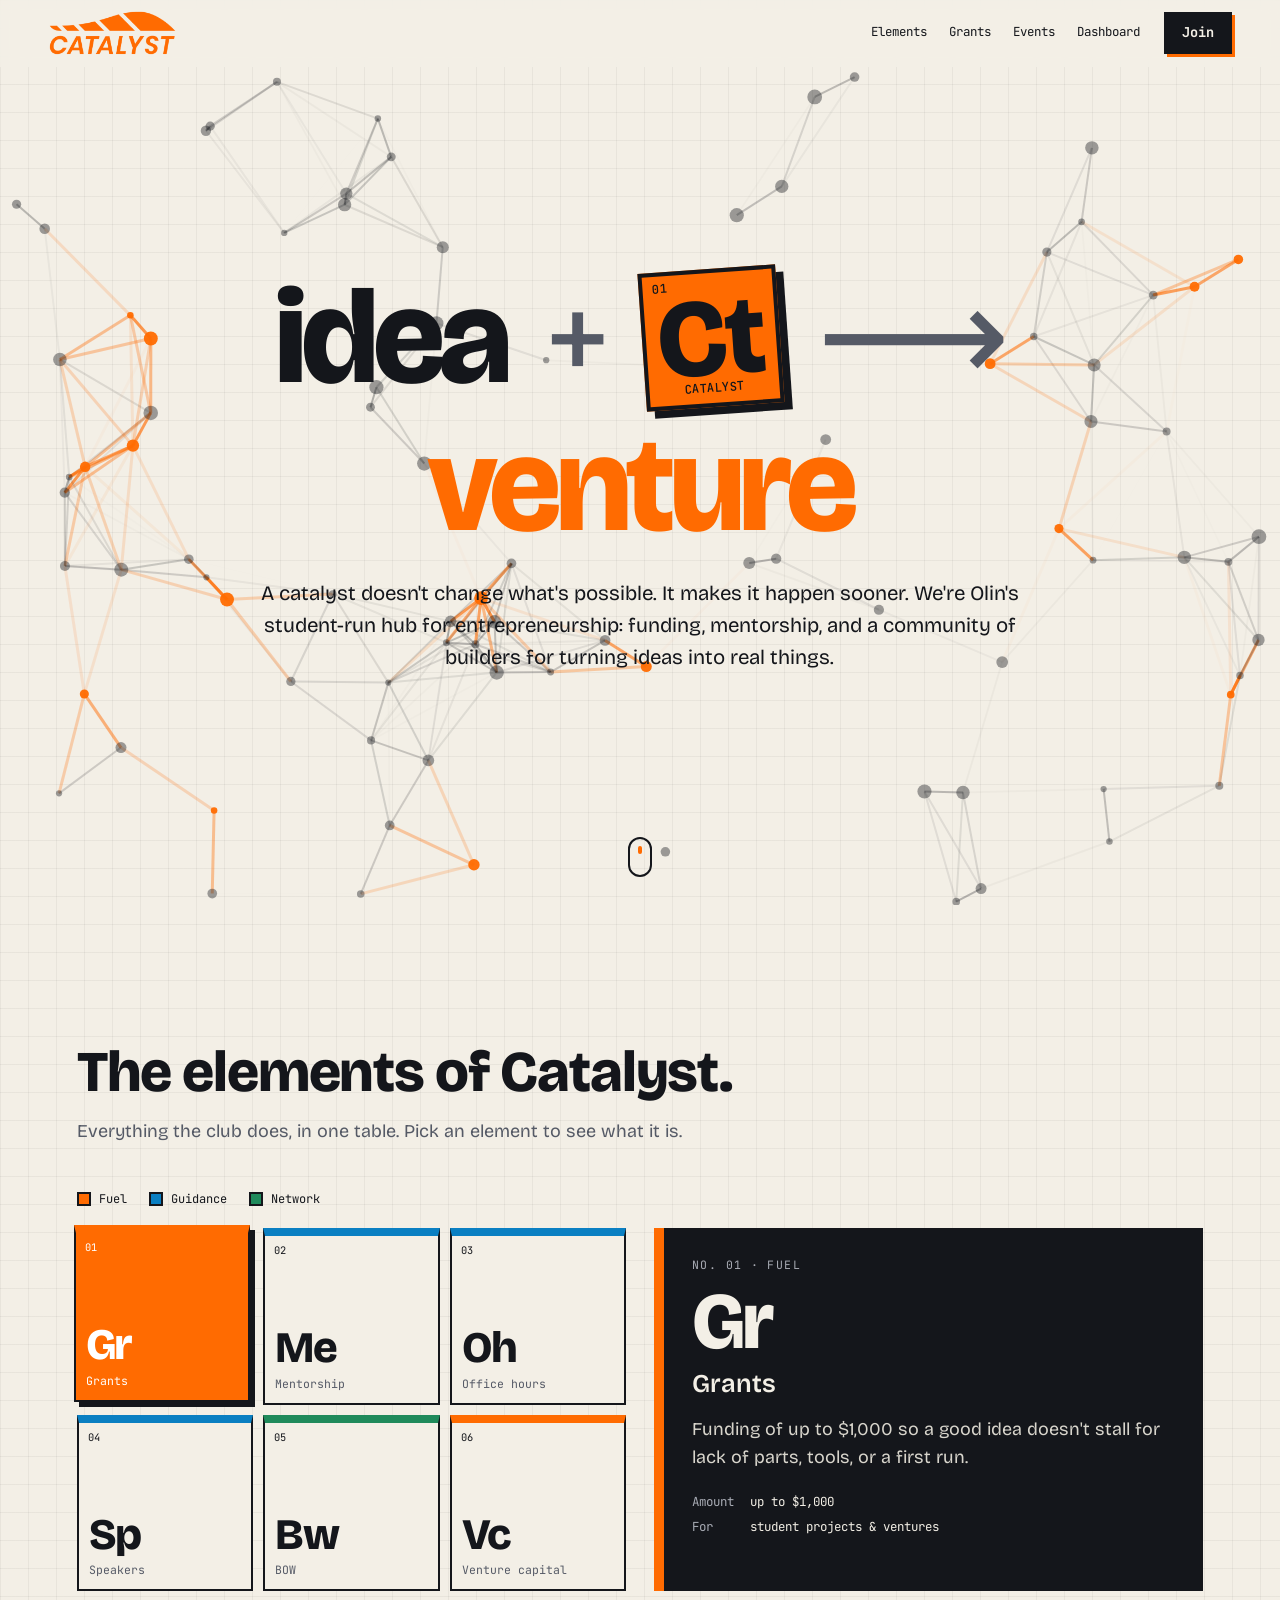
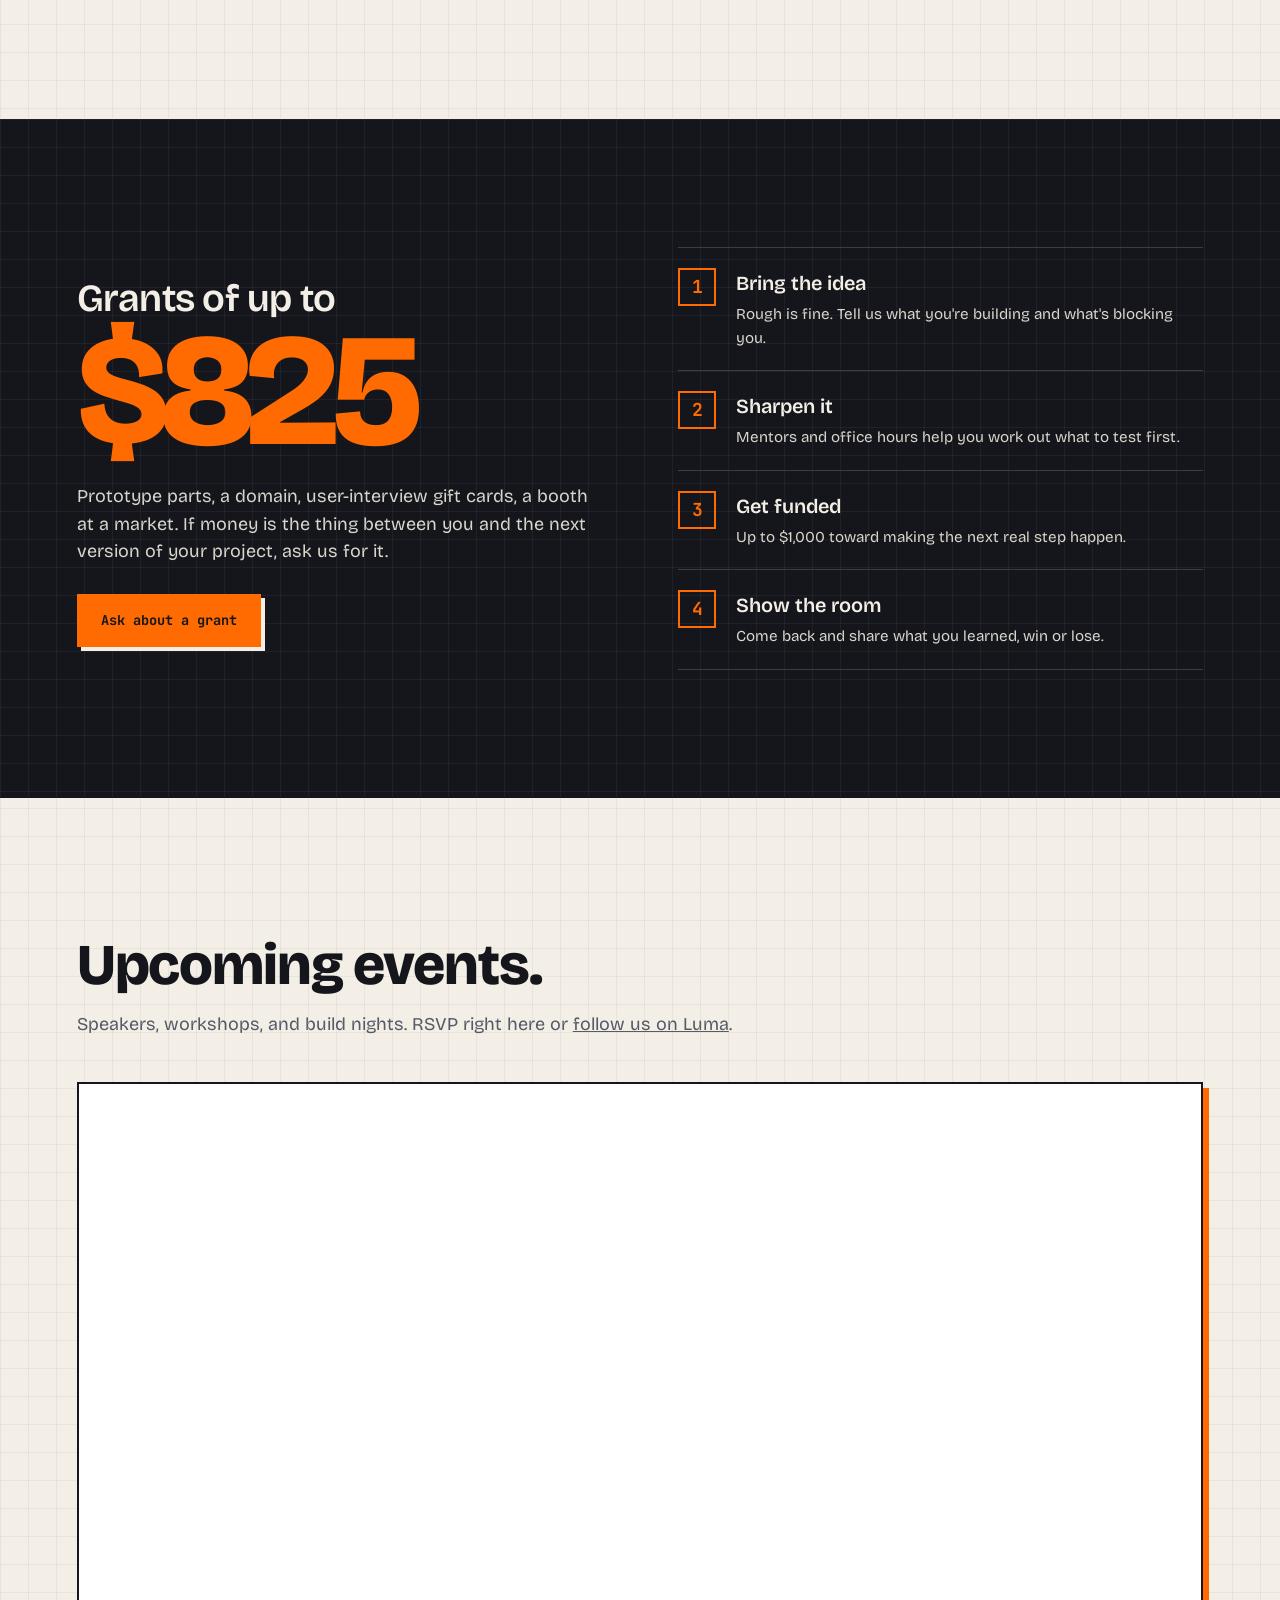
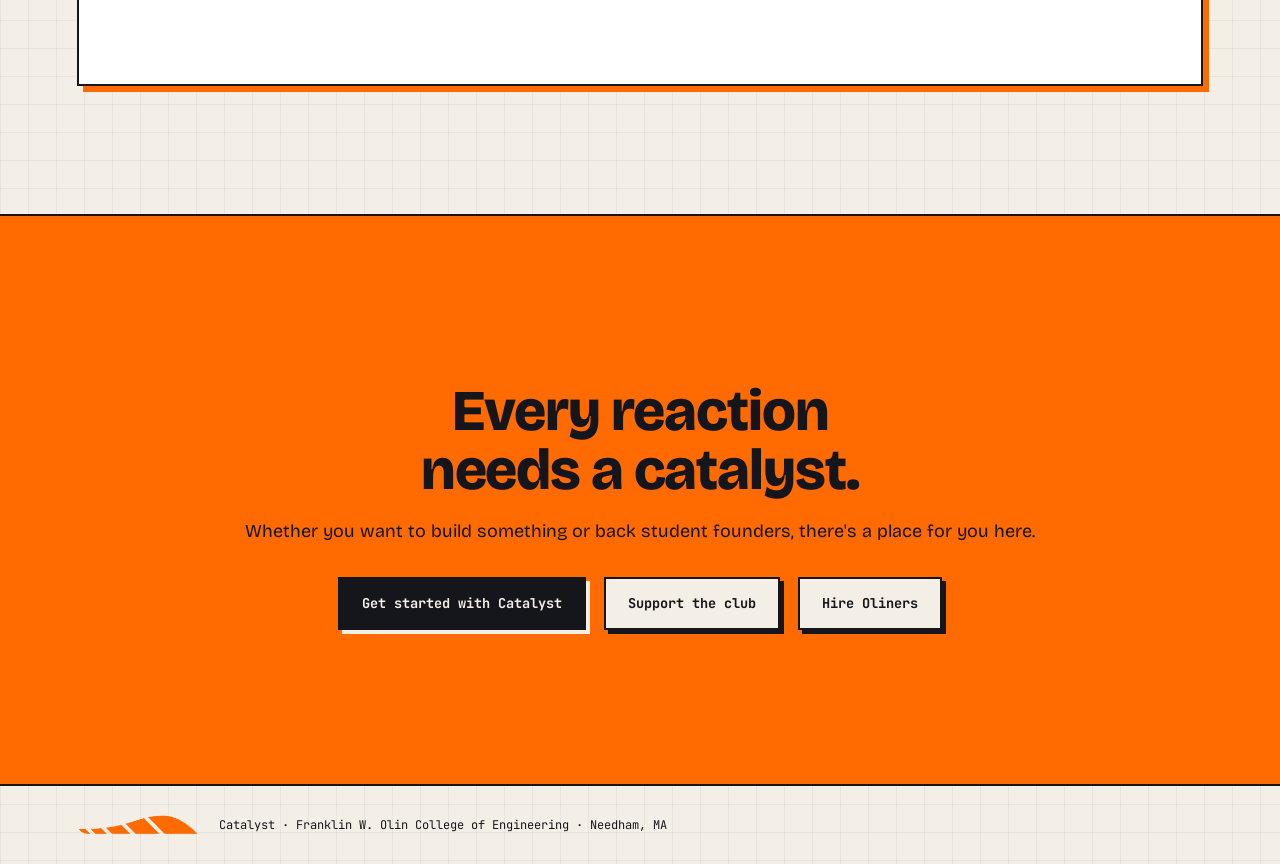
<file: index.html>
<!doctype html>
<html lang="en">
<head>
  <meta charset="utf-8">
  <meta name="viewport" content="width=device-width, initial-scale=1">
  <title>Olin Catalyst</title>
  <meta name="description" content="Catalyst is Olin College of Engineering's student-run hub for entrepreneurship: grants, mentorship, workshops, and a community of builders.">
  <link rel="preconnect" href="https://fonts.googleapis.com">
  <link rel="preconnect" href="https://fonts.gstatic.com" crossorigin>
  <link href="https://fonts.googleapis.com/css2?family=Bricolage+Grotesque:opsz,wght@12..96,400;12..96,600;12..96,800&family=JetBrains+Mono:wght@400;500;700&display=swap" rel="stylesheet">
  <link rel="icon" type="image/png" href="logo-mark.png">
  <link rel="stylesheet" href="styles.css">
</head>
<body>
  <a class="skip" href="#main">Skip to content</a>

  <header class="nav" id="nav">
    <a class="brand" href="#top" aria-label="Catalyst home">
      <img class="brand-logo" src="logo-wordmark.png" alt="Catalyst" width="931" height="331">
    </a>
    <nav aria-label="Primary">
      <a href="#elements">Elements</a>
      <a href="#grants">Grants</a>
      <a href="#events">Events</a>
      <a href="students/">Dashboard</a>
    </nav>
    <a class="btn btn-small" data-link="getStarted" href="#join">Join</a>
  </header>

  <main id="main">
    <!-- HERO -->
    <section class="hero" id="top">
      <canvas id="particles" aria-hidden="true"></canvas>
      <div class="hero-inner">
        <h1 class="equation" aria-label="Idea plus Catalyst yields venture">
          <span class="eq-term">idea</span>
          <span class="eq-op" aria-hidden="true">+</span>
          <span class="eq-tile" aria-hidden="true"><small>01</small>Ct<em>Catalyst</em></span>
          <span class="eq-op eq-arrow" aria-hidden="true">⟶</span>
          <span class="eq-term eq-product">venture</span>
        </h1>
        <p class="lede">
          A catalyst doesn't change what's possible. It makes it happen sooner.
          We're Olin's student-run hub for entrepreneurship: funding, mentorship,
          and a community of builders for turning ideas into real things.
        </p>
      </div>
      <a class="scroll-cue" href="#elements" aria-label="Scroll to the elements">
        <span></span>
      </a>
    </section>

    <!-- PERIODIC TABLE -->
    <section class="section" id="elements">
      <div class="section-head">
        <h2>The elements of Catalyst.</h2>
        <p>Everything the club does, in one table. Pick an element to see what it is.</p>
      </div>

      <div class="legend" id="legend" aria-hidden="true"></div>

      <div class="table-wrap">
        <div class="ptable" id="ptable" role="group" aria-label="Elements of Catalyst"></div>
        <aside class="detail" id="detail" aria-live="polite"></aside>
      </div>
    </section>

    <!-- GRANTS -->
    <section class="section section-dark" id="grants">
      <div class="grant-grid">
        <div>
          <h2>Grants of up to <span class="big-num" data-count="1000">$1,000</span></h2>
          <p>
            Prototype parts, a domain, user-interview gift cards, a booth at a market.
            If money is the thing between you and the next version of your project,
            ask us for it.
          </p>
          <a class="btn btn-invert" data-link="grant" href="#join">Ask about a grant</a>
        </div>
        <ol class="steps">
          <li><span>1</span><div><h3>Bring the idea</h3><p>Rough is fine. Tell us what you're building and what's blocking you.</p></div></li>
          <li><span>2</span><div><h3>Sharpen it</h3><p>Mentors and office hours help you work out what to test first.</p></div></li>
          <li><span>3</span><div><h3>Get funded</h3><p>Up to $1,000 toward making the next real step happen.</p></div></li>
          <li><span>4</span><div><h3>Show the room</h3><p>Come back and share what you learned, win or lose.</p></div></li>
        </ol>
      </div>
    </section>

    <!-- EVENTS -->
    <section class="section" id="events">
      <div class="section-head">
        <h2>Upcoming events.</h2>
        <p>Speakers, workshops, and build nights. RSVP right here or <a data-link="speakers" href="#">follow us on Luma</a>.</p>
      </div>
      <div class="luma-embed">
        <iframe
          src="https://luma.com/embed/calendar/cal-e6xkpGZIfG13YS2/events?lt=light"
          title="Olin Catalyst events on Luma"
          loading="lazy"
          allowfullscreen
          aria-hidden="false"
          tabindex="0"></iframe>
      </div>
    </section>

    <!-- JOIN -->
    <section class="join" id="join">
      <h2>Every reaction<br>needs a catalyst.</h2>
      <p>Whether you want to build something or back student founders, there's a place for you here.</p>
      <div class="hero-cta">
        <a class="btn" data-link="getStarted" href="#">Get started with Catalyst</a>
        <a class="btn btn-ghost" data-link="support" href="#">Support the club</a>
        <a class="btn btn-ghost" href="jobs/post.html">Hire Oliners</a>
      </div>
    </section>
  </main>

  <footer class="footer">
    <img class="footer-logo" src="logo-mark.png" alt="" width="930" height="167">
    <p>Catalyst · Franklin W. Olin College of Engineering · Needham, MA</p>
  </footer>

  <script src="script.js"></script>
</body>
</html>
</file>
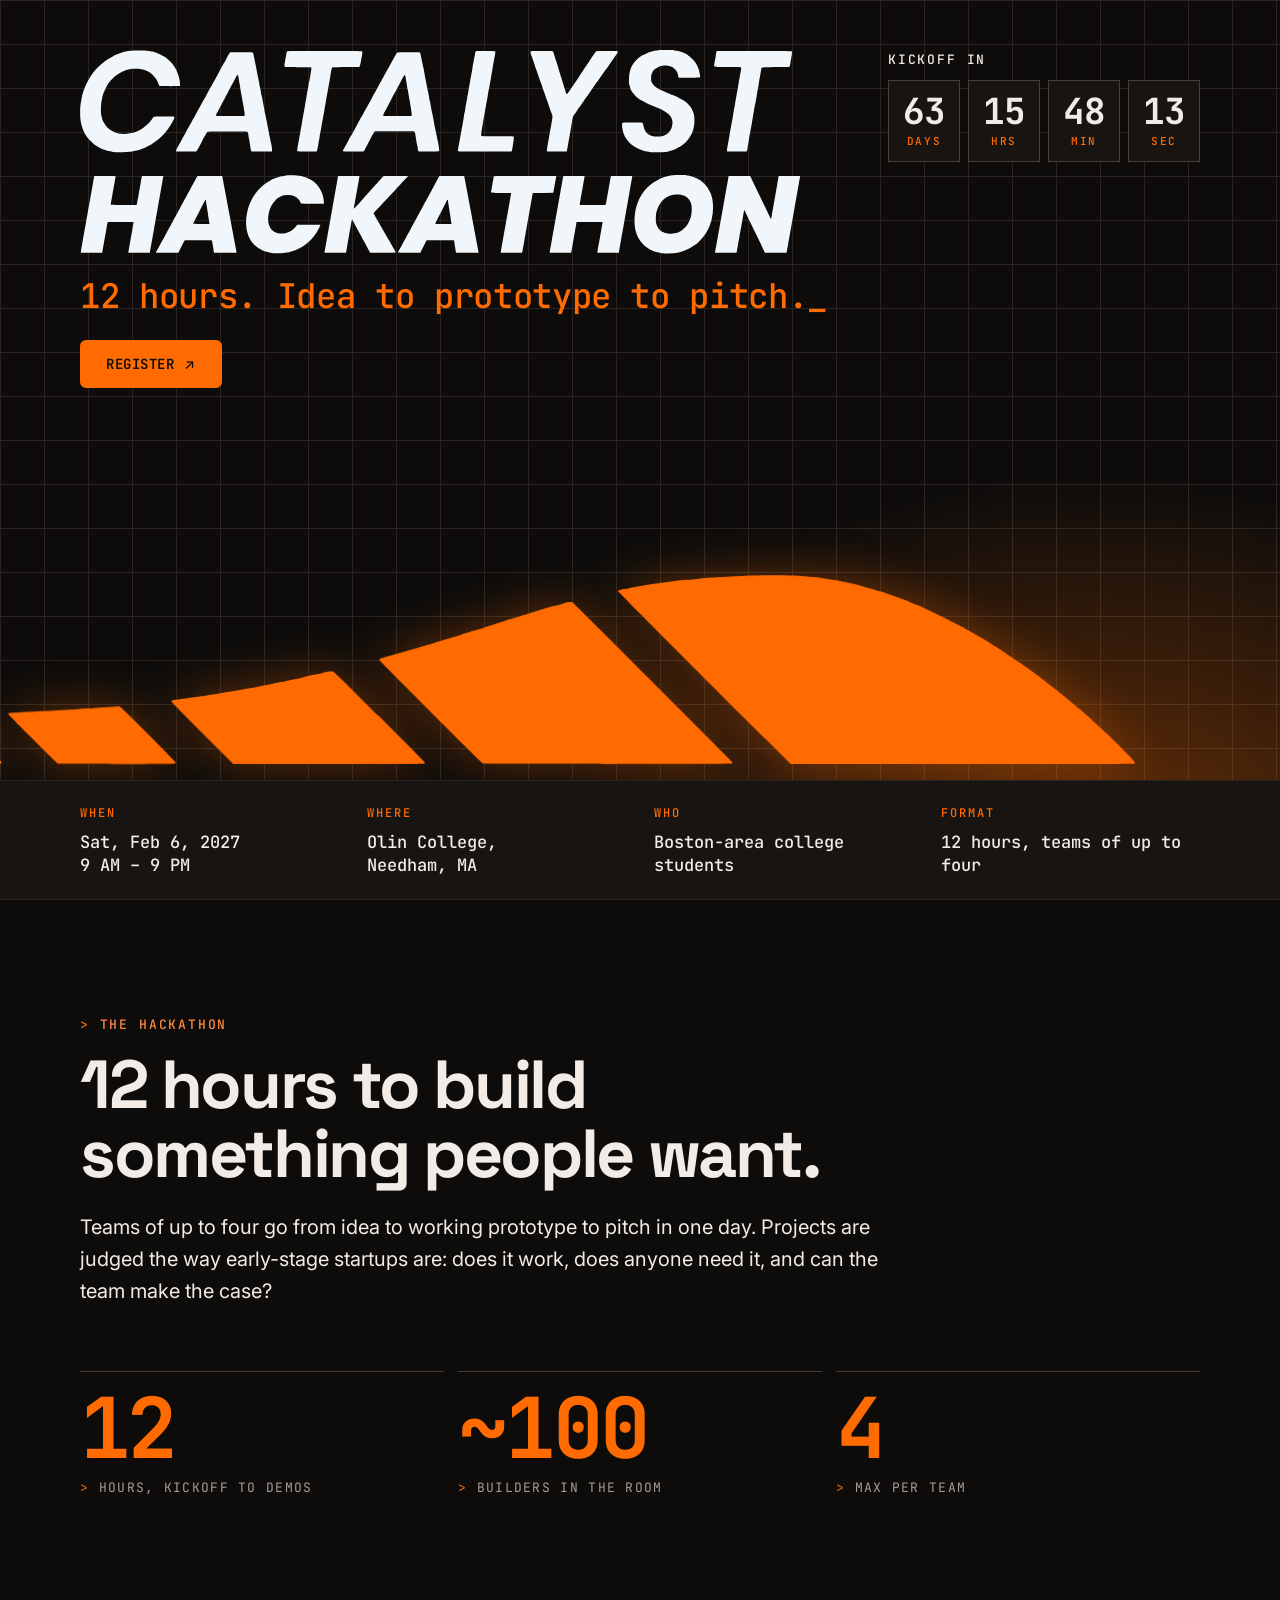
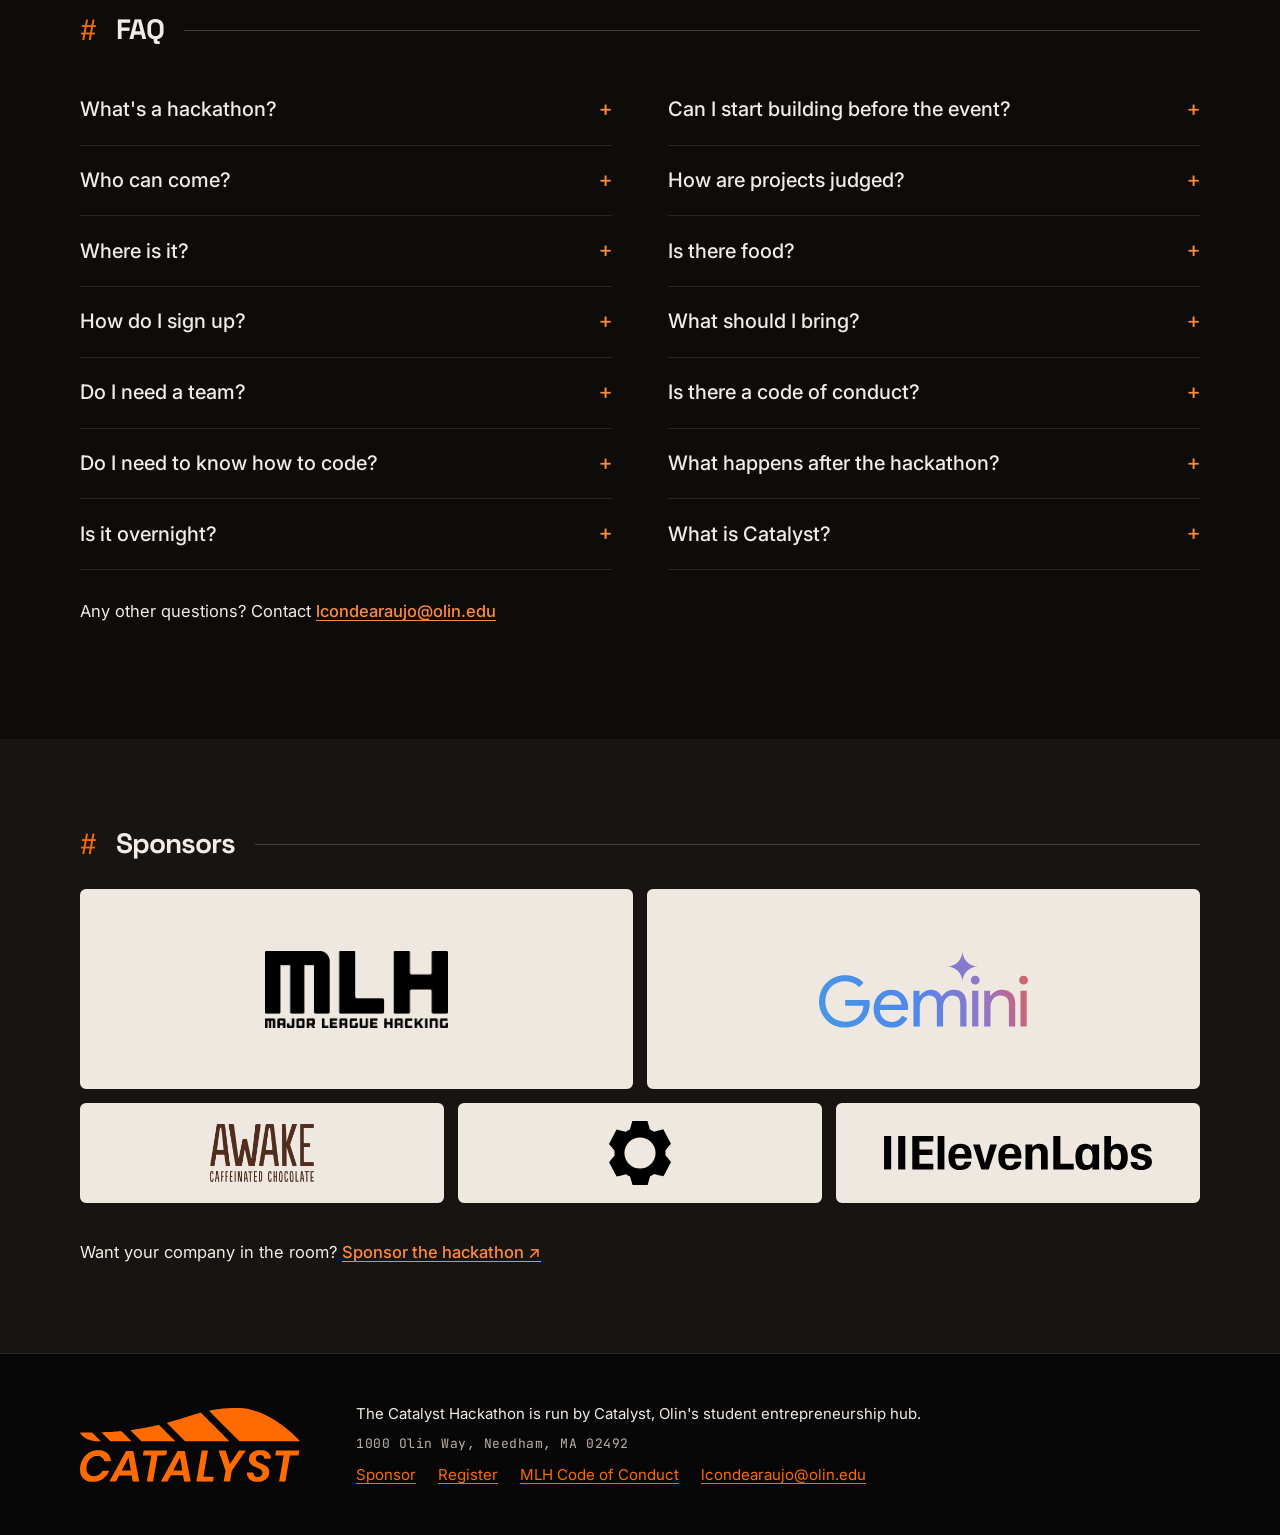
<file: hackathon/index.html>
<!doctype html>
<html lang="en" class="no-js">
<head>
<meta charset="utf-8">
<script>document.documentElement.classList.remove("no-js");document.documentElement.classList.add("js")</script>
<meta name="viewport" content="width=device-width, initial-scale=1, viewport-fit=cover">
<title>Catalyst Hackathon</title>
<meta name="description" content="Catalyst's first hackathon: 12 hours at Olin College to go from idea to prototype to pitch. Saturday, Feb 6, 2027 in Needham, MA.">
<meta name="theme-color" content="#0D0C0B">
<meta property="og:type" content="website">
<meta property="og:title" content="Catalyst Hackathon · Feb 6, 2027 · Olin College">
<meta property="og:description" content="12 hours. Idea to prototype to pitch. Catalyst's first hackathon for Boston-area college students.">
<meta property="og:image" content="https://olincatalyst.org/hackathon/assets/og.png">
<meta name="twitter:card" content="summary_large_image">
<link rel="icon" href="assets/favicon.svg" type="image/svg+xml">
<link rel="apple-touch-icon" href="assets/apple-touch-icon.png">
<link rel="preconnect" href="https://fonts.googleapis.com">
<link rel="preconnect" href="https://fonts.gstatic.com" crossorigin>
<link rel="stylesheet" href="https://fonts.googleapis.com/css2?family=Inter:wght@400;500;600;700&family=JetBrains+Mono:wght@400;500;600;700&family=Space+Grotesk:wght@500;600;700&display=swap">
<link rel="stylesheet" href="styles.css">
</head>
<body>
<svg width="0" height="0" style="position:absolute" aria-hidden="true"><symbol id="arc" viewBox="0 0 1799 272"><path fill-rule="evenodd" d="M133.2 271.5C132.4 271.3 130.0 271.1 127.8 271.1C125.7 271.0 122.4 270.8 120.6 270.5C118.8 270.3 115.3 269.8 113.0 269.5C110.7 269.2 107.8 268.8 106.8 268.5C105.7 268.3 103.4 267.8 101.8 267.5C98.4 266.8 95.0 266.1 92.8 265.5C91.9 265.3 90.2 264.8 89.0 264.5C87.8 264.2 86.2 263.7 85.5 263.5C84.8 263.3 83.2 262.8 82.0 262.5C79.1 261.7 74.0 260.1 72.8 259.5C72.2 259.3 70.4 258.6 68.8 258.0C65.4 256.8 52.2 250.3 48.2 248.0C46.9 247.2 45.4 246.3 45.0 246.1C43.0 245.3 33.1 238.3 27.5 233.8C19.2 227.2 9.9 217.6 4.8 210.5C1.8 206.3 -0.3 202.1 0.3 201.5C1.4 200.4 15.1 200.0 55.3 200.0L97.8 200.0L99.8 201.6C103.5 204.7 156.0 256.6 164.7 265.8C170.5 272.0 170.6 272.0 150.8 271.9C142.0 271.9 134.1 271.7 133.2 271.5ZM249.0 271.5C249.0 271.2 248.7 271.0 248.3 271.0C247.9 271.0 232.9 256.3 214.9 238.4C181.8 205.3 177.0 200.4 177.0 199.6C177.0 198.5 180.6 198.1 194.0 197.5C201.8 197.2 210.3 196.9 212.8 196.7C215.2 196.6 221.6 196.2 227.0 196.0C257.9 194.4 271.0 193.7 277.5 193.0C280.1 192.7 285.7 192.3 290.0 192.0C294.3 191.8 300.8 191.3 304.5 191.0C308.2 190.7 314.7 190.3 319.0 190.0C323.3 189.8 329.0 189.4 331.8 189.2C336.0 188.9 337.0 189.0 338.5 189.8C340.7 190.9 415.4 265.5 417.3 268.4C419.8 272.4 427.9 272.0 333.5 272.0C277.5 272.0 249.0 271.8 249.0 271.5ZM457.9 228.5C434.0 204.5 413.9 184.2 413.2 183.2C412.2 182.0 412.0 181.3 412.4 180.9C413.1 180.2 416.1 179.6 422.2 179.0C427.9 178.4 432.5 177.8 436.5 177.0C439.9 176.4 445.4 175.6 451.0 175.0C453.3 174.7 456.8 174.3 458.8 174.0C465.2 173.0 468.2 172.5 471.2 172.0C472.9 171.7 475.7 171.3 477.5 171.0C479.3 170.7 481.9 170.3 483.2 170.0C484.6 169.8 487.2 169.3 489.0 169.0C490.8 168.7 493.5 168.2 495.0 168.0C498.1 167.5 503.2 166.7 507.8 166.0C510.7 165.5 513.1 165.0 518.5 164.0C520.0 163.7 522.7 163.3 524.5 163.0C528.9 162.4 534.3 161.3 540.0 160.0C541.2 159.7 544.6 159.1 547.5 158.5C552.5 157.6 555.1 157.0 559.8 155.9C560.9 155.7 563.1 155.3 564.8 155.0C566.4 154.8 569.0 154.3 570.5 154.0C572.0 153.7 574.3 153.2 575.5 153.0C576.7 152.7 578.8 152.3 580.0 152.0C582.1 151.5 584.0 151.1 590.1 150.0C591.6 149.8 593.6 149.3 594.8 149.0C595.9 148.7 597.6 148.2 598.8 148.0C599.9 147.7 601.6 147.3 602.8 147.0C606.9 145.8 616.0 143.8 619.8 143.2C623.1 142.6 629.1 141.2 630.8 140.5C633.0 139.5 642.2 138.5 644.7 138.9C646.5 139.1 651.6 144.1 711.2 203.6C746.8 239.0 776.1 268.6 776.5 269.2C777.0 270.2 777.0 270.6 776.5 271.2C775.9 271.9 761.4 272.0 638.6 272.0L501.2 272.0L457.9 228.5ZM860.9 271.6C860.8 271.4 859.9 270.6 858.9 269.9C856.1 267.8 713.6 125.5 712.4 123.6C710.6 120.7 711.5 120.1 720.0 118.0C722.0 117.5 728.9 115.7 731.4 115.0C732.3 114.7 733.7 114.3 734.6 114.0C735.5 113.8 736.8 113.4 737.5 113.2C738.2 113.1 739.2 112.7 739.8 112.5C740.3 112.3 741.8 111.8 743.0 111.5C744.2 111.2 745.8 110.7 746.5 110.5C747.2 110.3 748.8 109.8 750.0 109.5C751.2 109.1 753.5 108.5 755.0 108.0C756.5 107.5 758.9 106.8 760.2 106.5C763.3 105.8 766.3 105.0 768.0 104.5C768.7 104.3 770.3 103.8 771.5 103.5C772.7 103.2 774.2 102.7 774.8 102.5C775.3 102.3 777.4 101.6 779.5 101.0C787.4 98.6 789.8 97.9 790.8 97.5C791.3 97.3 792.8 96.8 794.0 96.5C795.2 96.2 796.8 95.7 797.5 95.5C798.2 95.3 799.6 94.9 800.8 94.6C802.4 94.1 813.5 90.8 817.5 89.5C818.2 89.3 819.8 88.8 821.0 88.5C823.7 87.8 824.5 87.5 830.0 85.6C832.3 84.8 835.9 83.6 838.0 83.0C840.1 82.4 842.2 81.7 842.8 81.5C843.3 81.3 844.8 80.8 846.0 80.5C847.2 80.2 848.8 79.7 849.5 79.5C850.2 79.3 851.8 78.8 853.0 78.5C856.0 77.6 858.8 76.8 861.2 75.9C862.4 75.5 864.1 74.9 865.2 74.5C866.4 74.2 867.7 73.8 868.2 73.5C869.4 73.1 874.6 71.5 878.0 70.5C879.2 70.2 880.7 69.7 881.2 69.5C881.8 69.3 883.3 68.8 884.5 68.5C885.7 68.1 889.7 66.9 893.2 65.6C896.8 64.4 900.3 63.3 901.0 63.2C901.7 63.0 902.7 62.7 903.2 62.5C904.2 62.2 905.3 61.8 910.0 60.5C911.2 60.2 913.5 59.5 915.0 59.0C916.5 58.5 918.8 57.9 920.0 57.5C921.2 57.2 922.6 56.7 923.1 56.5C923.6 56.2 924.5 56.0 925.1 56.0C925.8 56.0 926.5 55.8 926.8 55.6C927.0 55.4 928.3 54.9 929.5 54.5C930.7 54.2 932.2 53.7 932.8 53.5C935.8 52.3 946.5 49.0 947.2 49.0C947.7 49.0 948.4 48.8 948.9 48.5C949.4 48.3 951.7 47.6 954.0 47.0C956.3 46.4 959.8 45.5 961.8 44.9C965.4 43.9 967.1 43.4 971.2 42.5C972.6 42.2 974.2 41.7 974.8 41.5C979.2 39.6 981.8 39.0 985.4 39.0L989.2 39.0L1009.1 58.9C1146.6 196.1 1217.6 267.1 1218.7 268.6C1220.0 270.3 1220.0 270.6 1219.3 271.2C1218.7 271.9 1199.4 272.0 1039.8 272.0C941.5 272.0 861.0 271.8 860.9 271.6ZM1268.4 237.2C1190.3 159.7 1055.0 24.1 1055.0 23.3C1055.0 22.1 1057.2 21.2 1063.0 20.3C1065.9 19.8 1069.3 19.2 1070.5 18.9C1071.7 18.7 1073.8 18.3 1075.0 18.0C1076.2 17.8 1078.6 17.3 1080.2 17.0C1083.5 16.3 1086.1 15.9 1091.0 15.0C1092.8 14.7 1095.5 14.2 1097.0 14.0C1101.7 13.2 1111.1 11.8 1117.8 11.0C1120.0 10.7 1123.5 10.3 1125.8 10.0C1136.3 8.7 1145.9 7.6 1153.8 7.0C1159.4 6.6 1164.1 6.1 1174.0 5.0C1178.2 4.5 1186.3 3.9 1201.2 3.0C1205.4 2.7 1212.3 2.3 1216.8 2.0C1251.1 -0.3 1309.1 -0.3 1328.0 2.0C1330.1 2.3 1334.1 2.7 1337.0 3.0C1342.2 3.5 1346.4 4.1 1352.2 5.0C1355.3 5.5 1359.2 6.1 1364.8 7.0C1367.6 7.4 1371.2 8.1 1376.0 9.0C1377.2 9.3 1379.2 9.6 1380.2 9.8C1381.3 9.9 1382.7 10.3 1383.2 10.5C1383.8 10.7 1385.3 11.0 1386.5 11.2C1387.7 11.3 1389.7 11.7 1390.8 12.0C1395.7 13.2 1397.0 13.5 1400.8 14.5C1403.0 15.1 1405.5 15.8 1406.5 16.1C1407.5 16.4 1408.9 16.7 1409.6 16.8C1410.4 17.0 1411.1 17.3 1411.3 17.6C1411.4 17.8 1412.2 18.0 1413.0 18.0C1413.8 18.0 1414.6 18.2 1414.8 18.5C1414.9 18.8 1415.6 19.0 1416.3 19.0C1416.9 19.0 1418.0 19.2 1418.6 19.4C1419.2 19.7 1420.8 20.2 1422.0 20.5C1425.9 21.6 1427.7 22.1 1428.8 22.5C1429.3 22.7 1430.8 23.2 1432.0 23.5C1436.5 24.8 1437.8 25.2 1439.8 26.0C1440.8 26.4 1442.8 27.1 1444.0 27.5C1445.2 27.8 1446.7 28.3 1447.2 28.5C1447.8 28.8 1449.9 29.5 1452.0 30.2C1457.1 31.9 1459.9 32.9 1462.2 34.0C1463.2 34.6 1464.6 35.0 1465.3 35.0C1465.9 35.0 1466.6 35.2 1466.8 35.5C1466.9 35.8 1467.4 36.0 1467.8 36.0C1468.1 36.0 1469.9 36.6 1471.6 37.4C1474.8 38.9 1477.4 40.1 1480.5 41.4C1481.5 41.8 1482.6 42.3 1483.1 42.5C1483.6 42.8 1484.4 43.0 1484.9 43.0C1485.4 43.0 1487.2 43.7 1488.8 44.4C1490.4 45.2 1493.0 46.5 1494.5 47.1C1497.3 48.4 1501.5 50.4 1507.4 53.1C1517.4 57.7 1546.2 72.2 1549.4 74.3C1550.0 74.7 1550.7 75.0 1551.0 75.0C1551.3 75.0 1552.6 75.7 1553.8 76.5C1554.9 77.3 1556.1 78.0 1556.3 78.0C1556.4 78.0 1557.2 78.4 1557.9 78.9C1558.7 79.4 1561.0 80.8 1563.2 82.0C1565.5 83.2 1567.5 84.3 1567.8 84.5C1568.0 84.7 1569.1 85.4 1570.1 85.9C1574.4 88.3 1575.5 89.0 1577.3 90.1C1578.4 90.8 1580.3 91.9 1581.5 92.6C1586.8 95.5 1587.8 96.2 1589.2 97.2C1590.1 97.7 1590.8 98.4 1590.9 98.6C1591.0 98.8 1591.3 99.0 1591.6 99.0C1591.8 99.0 1593.4 99.9 1595.0 101.0C1596.6 102.1 1598.2 103.0 1598.5 103.0C1598.8 103.0 1599.0 103.2 1599.0 103.4C1599.0 103.6 1599.6 104.1 1600.4 104.5C1602.4 105.6 1613.4 112.9 1614.6 114.0C1615.2 114.6 1615.9 115.0 1616.1 115.0C1616.4 115.0 1617.6 115.7 1618.8 116.5C1619.9 117.3 1621.1 118.0 1621.3 118.0C1621.4 118.0 1621.9 118.3 1622.2 118.6C1622.8 119.2 1628.7 123.3 1632.8 126.0C1635.9 128.1 1638.8 130.2 1638.9 130.6C1639.0 130.8 1639.3 131.0 1639.6 131.0C1640.0 131.0 1643.8 133.5 1645.2 134.6C1645.5 134.9 1647.8 136.5 1650.2 138.3C1652.7 140.1 1655.3 142.0 1656.0 142.5C1656.7 143.0 1658.7 144.5 1660.5 145.8C1662.3 147.1 1663.9 148.3 1664.0 148.5C1664.1 148.7 1665.0 149.3 1666.0 150.0C1667.0 150.7 1669.5 152.6 1671.5 154.2C1673.6 155.9 1676.1 157.8 1677.0 158.5C1678.5 159.7 1683.8 163.8 1685.5 165.2C1685.9 165.5 1687.3 166.5 1688.5 167.5C1689.7 168.5 1690.9 169.4 1691.0 169.5C1691.1 169.7 1693.0 171.2 1695.2 173.0C1699.2 176.2 1704.2 180.4 1709.6 185.1C1711.2 186.5 1713.0 188.0 1713.6 188.4C1714.2 188.8 1714.9 189.3 1715.0 189.5C1715.1 189.6 1716.0 190.4 1717.0 191.1C1718.0 191.8 1719.5 193.2 1720.5 194.1C1721.5 195.0 1723.3 196.5 1724.5 197.5C1725.7 198.4 1727.3 199.8 1728.0 200.5C1728.7 201.2 1730.3 202.6 1731.5 203.7C1732.7 204.8 1735.2 207.0 1737.0 208.7C1738.8 210.4 1742.2 213.4 1744.5 215.5C1760.3 229.4 1796.5 265.4 1798.4 269.1C1799.0 270.3 1799.0 270.5 1798.4 271.2C1797.6 271.9 1773.9 272.0 1550.5 272.0L1303.5 272.0L1268.4 237.2Z"/></symbol></svg>
<a class="skip" href="#main">Skip to content</a>

<header class="topbar topbar--reveal" id="topbar">
  <div class="wrap">
    <a class="brand" href="./" aria-label="Catalyst Hackathon home"><img src="assets/catalyst-lockup-horizontal.svg" width="3743" height="272" alt=""></a>
    <nav class="nav" aria-label="Main">
      <button class="nav-toggle js-only" id="nav-toggle" type="button" aria-expanded="false" aria-controls="nav-links"><span class="sr-only">Menu</span><span class="nav-toggle-bars" aria-hidden="true"></span></button>
      <div class="nav-links" id="nav-links">
        <a href="#about">About</a>
        <a href="#faq">FAQ</a>
        <a href="#sponsors">Sponsors</a>
      </div>
      <a class="btn btn--ink" href="https://events.mlh.com/events/15650-hack-day-with-catalyst" target="_blank" rel="noopener">Register <span class="arrow-out" aria-hidden="true">↗</span></a>
      <!-- MLH trust badge: if MLH sends you a badge snippet, paste it inside this div. -->
      <div class="mlh-badge-slot"></div>
    </nav>
  </div>
</header>

<main id="main">
  <div class="cover" id="cover">
  <section class="hero" aria-labelledby="hero-title">
    <div class="wrap">
      <div class="hero-copy">
        <h1 class="hero-title" id="hero-title"><img src="assets/hero-title.svg" width="1814" height="516" alt="Catalyst Hackathon"></h1>
        <p class="hero-tag">12 hours. Idea to prototype to pitch.</p>
        <div class="hero-ctas">
          <a class="btn btn--ink" href="https://events.mlh.com/events/15650-hack-day-with-catalyst" target="_blank" rel="noopener">Register <span class="arrow-out" aria-hidden="true">↗</span></a>
        </div>
      </div>
      <p class="countdown" id="countdown" hidden aria-live="off"></p>
    </div>
    <svg class="hero-track" id="hero-track" viewBox="0 0 1799 272" aria-hidden="true" focusable="false"><path class="tp" style="--i:0" fill-rule="evenodd" d="M133.2 271.5C132.4 271.3 130.0 271.1 127.8 271.1C125.7 271.0 122.4 270.8 120.6 270.5C118.8 270.3 115.3 269.8 113.0 269.5C110.7 269.2 107.8 268.8 106.8 268.5C105.7 268.3 103.4 267.8 101.8 267.5C98.4 266.8 95.0 266.1 92.8 265.5C91.9 265.3 90.2 264.8 89.0 264.5C87.8 264.2 86.2 263.7 85.5 263.5C84.8 263.3 83.2 262.8 82.0 262.5C79.1 261.7 74.0 260.1 72.8 259.5C72.2 259.3 70.4 258.6 68.8 258.0C65.4 256.8 52.2 250.3 48.2 248.0C46.9 247.2 45.4 246.3 45.0 246.1C43.0 245.3 33.1 238.3 27.5 233.8C19.2 227.2 9.9 217.6 4.8 210.5C1.8 206.3 -0.3 202.1 0.3 201.5C1.4 200.4 15.1 200.0 55.3 200.0L97.8 200.0L99.8 201.6C103.5 204.7 156.0 256.6 164.7 265.8C170.5 272.0 170.6 272.0 150.8 271.9C142.0 271.9 134.1 271.7 133.2 271.5Z"/><path class="tp" style="--i:1" fill-rule="evenodd" d="M249.0 271.5C249.0 271.2 248.7 271.0 248.3 271.0C247.9 271.0 232.9 256.3 214.9 238.4C181.8 205.3 177.0 200.4 177.0 199.6C177.0 198.5 180.6 198.1 194.0 197.5C201.8 197.2 210.3 196.9 212.8 196.7C215.2 196.6 221.6 196.2 227.0 196.0C257.9 194.4 271.0 193.7 277.5 193.0C280.1 192.7 285.7 192.3 290.0 192.0C294.3 191.8 300.8 191.3 304.5 191.0C308.2 190.7 314.7 190.3 319.0 190.0C323.3 189.8 329.0 189.4 331.8 189.2C336.0 188.9 337.0 189.0 338.5 189.8C340.7 190.9 415.4 265.5 417.3 268.4C419.8 272.4 427.9 272.0 333.5 272.0C277.5 272.0 249.0 271.8 249.0 271.5Z"/><path class="tp" style="--i:2" fill-rule="evenodd" d="M457.9 228.5C434.0 204.5 413.9 184.2 413.2 183.2C412.2 182.0 412.0 181.3 412.4 180.9C413.1 180.2 416.1 179.6 422.2 179.0C427.9 178.4 432.5 177.8 436.5 177.0C439.9 176.4 445.4 175.6 451.0 175.0C453.3 174.7 456.8 174.3 458.8 174.0C465.2 173.0 468.2 172.5 471.2 172.0C472.9 171.7 475.7 171.3 477.5 171.0C479.3 170.7 481.9 170.3 483.2 170.0C484.6 169.8 487.2 169.3 489.0 169.0C490.8 168.7 493.5 168.2 495.0 168.0C498.1 167.5 503.2 166.7 507.8 166.0C510.7 165.5 513.1 165.0 518.5 164.0C520.0 163.7 522.7 163.3 524.5 163.0C528.9 162.4 534.3 161.3 540.0 160.0C541.2 159.7 544.6 159.1 547.5 158.5C552.5 157.6 555.1 157.0 559.8 155.9C560.9 155.7 563.1 155.3 564.8 155.0C566.4 154.8 569.0 154.3 570.5 154.0C572.0 153.7 574.3 153.2 575.5 153.0C576.7 152.7 578.8 152.3 580.0 152.0C582.1 151.5 584.0 151.1 590.1 150.0C591.6 149.8 593.6 149.3 594.8 149.0C595.9 148.7 597.6 148.2 598.8 148.0C599.9 147.7 601.6 147.3 602.8 147.0C606.9 145.8 616.0 143.8 619.8 143.2C623.1 142.6 629.1 141.2 630.8 140.5C633.0 139.5 642.2 138.5 644.7 138.9C646.5 139.1 651.6 144.1 711.2 203.6C746.8 239.0 776.1 268.6 776.5 269.2C777.0 270.2 777.0 270.6 776.5 271.2C775.9 271.9 761.4 272.0 638.6 272.0L501.2 272.0L457.9 228.5Z"/><path class="tp" style="--i:3" fill-rule="evenodd" d="M860.9 271.6C860.8 271.4 859.9 270.6 858.9 269.9C856.1 267.8 713.6 125.5 712.4 123.6C710.6 120.7 711.5 120.1 720.0 118.0C722.0 117.5 728.9 115.7 731.4 115.0C732.3 114.7 733.7 114.3 734.6 114.0C735.5 113.8 736.8 113.4 737.5 113.2C738.2 113.1 739.2 112.7 739.8 112.5C740.3 112.3 741.8 111.8 743.0 111.5C744.2 111.2 745.8 110.7 746.5 110.5C747.2 110.3 748.8 109.8 750.0 109.5C751.2 109.1 753.5 108.5 755.0 108.0C756.5 107.5 758.9 106.8 760.2 106.5C763.3 105.8 766.3 105.0 768.0 104.5C768.7 104.3 770.3 103.8 771.5 103.5C772.7 103.2 774.2 102.7 774.8 102.5C775.3 102.3 777.4 101.6 779.5 101.0C787.4 98.6 789.8 97.9 790.8 97.5C791.3 97.3 792.8 96.8 794.0 96.5C795.2 96.2 796.8 95.7 797.5 95.5C798.2 95.3 799.6 94.9 800.8 94.6C802.4 94.1 813.5 90.8 817.5 89.5C818.2 89.3 819.8 88.8 821.0 88.5C823.7 87.8 824.5 87.5 830.0 85.6C832.3 84.8 835.9 83.6 838.0 83.0C840.1 82.4 842.2 81.7 842.8 81.5C843.3 81.3 844.8 80.8 846.0 80.5C847.2 80.2 848.8 79.7 849.5 79.5C850.2 79.3 851.8 78.8 853.0 78.5C856.0 77.6 858.8 76.8 861.2 75.9C862.4 75.5 864.1 74.9 865.2 74.5C866.4 74.2 867.7 73.8 868.2 73.5C869.4 73.1 874.6 71.5 878.0 70.5C879.2 70.2 880.7 69.7 881.2 69.5C881.8 69.3 883.3 68.8 884.5 68.5C885.7 68.1 889.7 66.9 893.2 65.6C896.8 64.4 900.3 63.3 901.0 63.2C901.7 63.0 902.7 62.7 903.2 62.5C904.2 62.2 905.3 61.8 910.0 60.5C911.2 60.2 913.5 59.5 915.0 59.0C916.5 58.5 918.8 57.9 920.0 57.5C921.2 57.2 922.6 56.7 923.1 56.5C923.6 56.2 924.5 56.0 925.1 56.0C925.8 56.0 926.5 55.8 926.8 55.6C927.0 55.4 928.3 54.9 929.5 54.5C930.7 54.2 932.2 53.7 932.8 53.5C935.8 52.3 946.5 49.0 947.2 49.0C947.7 49.0 948.4 48.8 948.9 48.5C949.4 48.3 951.7 47.6 954.0 47.0C956.3 46.4 959.8 45.5 961.8 44.9C965.4 43.9 967.1 43.4 971.2 42.5C972.6 42.2 974.2 41.7 974.8 41.5C979.2 39.6 981.8 39.0 985.4 39.0L989.2 39.0L1009.1 58.9C1146.6 196.1 1217.6 267.1 1218.7 268.6C1220.0 270.3 1220.0 270.6 1219.3 271.2C1218.7 271.9 1199.4 272.0 1039.8 272.0C941.5 272.0 861.0 271.8 860.9 271.6Z"/><path class="tp" style="--i:4" fill-rule="evenodd" d="M1268.4 237.2C1190.3 159.7 1055.0 24.1 1055.0 23.3C1055.0 22.1 1057.2 21.2 1063.0 20.3C1065.9 19.8 1069.3 19.2 1070.5 18.9C1071.7 18.7 1073.8 18.3 1075.0 18.0C1076.2 17.8 1078.6 17.3 1080.2 17.0C1083.5 16.3 1086.1 15.9 1091.0 15.0C1092.8 14.7 1095.5 14.2 1097.0 14.0C1101.7 13.2 1111.1 11.8 1117.8 11.0C1120.0 10.7 1123.5 10.3 1125.8 10.0C1136.3 8.7 1145.9 7.6 1153.8 7.0C1159.4 6.6 1164.1 6.1 1174.0 5.0C1178.2 4.5 1186.3 3.9 1201.2 3.0C1205.4 2.7 1212.3 2.3 1216.8 2.0C1251.1 -0.3 1309.1 -0.3 1328.0 2.0C1330.1 2.3 1334.1 2.7 1337.0 3.0C1342.2 3.5 1346.4 4.1 1352.2 5.0C1355.3 5.5 1359.2 6.1 1364.8 7.0C1367.6 7.4 1371.2 8.1 1376.0 9.0C1377.2 9.3 1379.2 9.6 1380.2 9.8C1381.3 9.9 1382.7 10.3 1383.2 10.5C1383.8 10.7 1385.3 11.0 1386.5 11.2C1387.7 11.3 1389.7 11.7 1390.8 12.0C1395.7 13.2 1397.0 13.5 1400.8 14.5C1403.0 15.1 1405.5 15.8 1406.5 16.1C1407.5 16.4 1408.9 16.7 1409.6 16.8C1410.4 17.0 1411.1 17.3 1411.3 17.6C1411.4 17.8 1412.2 18.0 1413.0 18.0C1413.8 18.0 1414.6 18.2 1414.8 18.5C1414.9 18.8 1415.6 19.0 1416.3 19.0C1416.9 19.0 1418.0 19.2 1418.6 19.4C1419.2 19.7 1420.8 20.2 1422.0 20.5C1425.9 21.6 1427.7 22.1 1428.8 22.5C1429.3 22.7 1430.8 23.2 1432.0 23.5C1436.5 24.8 1437.8 25.2 1439.8 26.0C1440.8 26.4 1442.8 27.1 1444.0 27.5C1445.2 27.8 1446.7 28.3 1447.2 28.5C1447.8 28.8 1449.9 29.5 1452.0 30.2C1457.1 31.9 1459.9 32.9 1462.2 34.0C1463.2 34.6 1464.6 35.0 1465.3 35.0C1465.9 35.0 1466.6 35.2 1466.8 35.5C1466.9 35.8 1467.4 36.0 1467.8 36.0C1468.1 36.0 1469.9 36.6 1471.6 37.4C1474.8 38.9 1477.4 40.1 1480.5 41.4C1481.5 41.8 1482.6 42.3 1483.1 42.5C1483.6 42.8 1484.4 43.0 1484.9 43.0C1485.4 43.0 1487.2 43.7 1488.8 44.4C1490.4 45.2 1493.0 46.5 1494.5 47.1C1497.3 48.4 1501.5 50.4 1507.4 53.1C1517.4 57.7 1546.2 72.2 1549.4 74.3C1550.0 74.7 1550.7 75.0 1551.0 75.0C1551.3 75.0 1552.6 75.7 1553.8 76.5C1554.9 77.3 1556.1 78.0 1556.3 78.0C1556.4 78.0 1557.2 78.4 1557.9 78.9C1558.7 79.4 1561.0 80.8 1563.2 82.0C1565.5 83.2 1567.5 84.3 1567.8 84.5C1568.0 84.7 1569.1 85.4 1570.1 85.9C1574.4 88.3 1575.5 89.0 1577.3 90.1C1578.4 90.8 1580.3 91.9 1581.5 92.6C1586.8 95.5 1587.8 96.2 1589.2 97.2C1590.1 97.7 1590.8 98.4 1590.9 98.6C1591.0 98.8 1591.3 99.0 1591.6 99.0C1591.8 99.0 1593.4 99.9 1595.0 101.0C1596.6 102.1 1598.2 103.0 1598.5 103.0C1598.8 103.0 1599.0 103.2 1599.0 103.4C1599.0 103.6 1599.6 104.1 1600.4 104.5C1602.4 105.6 1613.4 112.9 1614.6 114.0C1615.2 114.6 1615.9 115.0 1616.1 115.0C1616.4 115.0 1617.6 115.7 1618.8 116.5C1619.9 117.3 1621.1 118.0 1621.3 118.0C1621.4 118.0 1621.9 118.3 1622.2 118.6C1622.8 119.2 1628.7 123.3 1632.8 126.0C1635.9 128.1 1638.8 130.2 1638.9 130.6C1639.0 130.8 1639.3 131.0 1639.6 131.0C1640.0 131.0 1643.8 133.5 1645.2 134.6C1645.5 134.9 1647.8 136.5 1650.2 138.3C1652.7 140.1 1655.3 142.0 1656.0 142.5C1656.7 143.0 1658.7 144.5 1660.5 145.8C1662.3 147.1 1663.9 148.3 1664.0 148.5C1664.1 148.7 1665.0 149.3 1666.0 150.0C1667.0 150.7 1669.5 152.6 1671.5 154.2C1673.6 155.9 1676.1 157.8 1677.0 158.5C1678.5 159.7 1683.8 163.8 1685.5 165.2C1685.9 165.5 1687.3 166.5 1688.5 167.5C1689.7 168.5 1690.9 169.4 1691.0 169.5C1691.1 169.7 1693.0 171.2 1695.2 173.0C1699.2 176.2 1704.2 180.4 1709.6 185.1C1711.2 186.5 1713.0 188.0 1713.6 188.4C1714.2 188.8 1714.9 189.3 1715.0 189.5C1715.1 189.6 1716.0 190.4 1717.0 191.1C1718.0 191.8 1719.5 193.2 1720.5 194.1C1721.5 195.0 1723.3 196.5 1724.5 197.5C1725.7 198.4 1727.3 199.8 1728.0 200.5C1728.7 201.2 1730.3 202.6 1731.5 203.7C1732.7 204.8 1735.2 207.0 1737.0 208.7C1738.8 210.4 1742.2 213.4 1744.5 215.5C1760.3 229.4 1796.5 265.4 1798.4 269.1C1799.0 270.3 1799.0 270.5 1798.4 271.2C1797.6 271.9 1773.9 272.0 1550.5 272.0L1303.5 272.0L1268.4 237.2Z"/></svg>
  </section>

  <section class="facts" aria-label="Event details">
    <div class="wrap">
      <dl>
        <div><dt>When</dt><dd>Sat, Feb 6, 2027<br>9 AM – 9 PM</dd></div>
        <div><dt>Where</dt><dd>Olin College,<br>Needham, MA</dd></div>
        <div><dt>Who</dt><dd>Boston-area college students</dd></div>
        <div><dt>Format</dt><dd>12 hours, teams of up to four</dd></div>
      </dl>
    </div>
  </section>
  </div>

  <section class="section" id="about" aria-labelledby="about-title">
    <div class="wrap">
      <div class="section-head">
        <p class="eyebrow">The hackathon</p>
        <h2 class="display" id="about-title">12 hours to build something people want.</h2>
        <p class="lead">Teams of up to four go from idea to working prototype to pitch in one day. Projects are judged the way early-stage startups are: does it work, does anyone need it, and can the team make the case?</p>
      </div>

      <ul class="stats">
        <li><strong class="stat-num">12</strong><span class="stat-label">Hours, kickoff to demos</span></li>
        <li><strong class="stat-num">~100</strong><span class="stat-label">Builders in the room</span></li>
        <li><strong class="stat-num">4</strong><span class="stat-label">Max per team</span></li>
      </ul>
    </div>
  </section>

  <section class="section" id="faq" aria-labelledby="faq-title">
    <div class="wrap">
      <h2 class="rule-head" id="faq-title">FAQ</h2>
      <div class="faq-cols">
        <div class="faq">
          <details><summary>What's a hackathon?</summary><p>A one-day build sprint. You team up, pick a problem, build a working prototype, and demo it at the end. Here that's 12 hours, kickoff to demos.</p></details>
          <details><summary>Who can come?</summary><p>College students in the Boston area. There's room for about 100 builders.</p></details>
          <details><summary>Where is it?</summary><p>Olin College, 1000 Olin Way, Needham, MA 02492. <a href="https://www.google.com/maps/search/?api=1&amp;query=Olin+College+of+Engineering%2C+1000+Olin+Way%2C+Needham%2C+MA+02492" target="_blank" rel="noopener">Get directions</a>.</p></details>
          <details><summary>How do I sign up?</summary><p>Register on <a href="https://events.mlh.com/events/15650-hack-day-with-catalyst" target="_blank" rel="noopener">MLH</a>. We'll email registered builders with details before the event.</p></details>
          <details><summary>Do I need a team?</summary><p>No. Teams form around a problem at kickoff, so you can come solo and find people there. Teams max out at four.</p></details>
          <details><summary>Do I need to know how to code?</summary><p>No. Projects are judged on whether they work, whether someone needs them, and how well the team makes the case. Teams need builders, designers, and people who can talk to users.</p></details>
          <details><summary>Is it overnight?</summary><p>No. It runs 9 AM to 9 PM on Saturday, Feb 6, 2027.</p></details>
        </div>
        <div class="faq">
          <details><summary>Can I start building before the event?</summary><p>Come with ideas, but projects are built during the 12 hours, from kickoff to demos.</p></details>
          <details><summary>How are projects judged?</summary><p>Built, Wanted, Pitched: does it work, does a real person need it, and can your team make the case? Finalists pitch to founders, investors, and sponsor judges.</p></details>
          <details><summary>Is there food?</summary><p>Yes. Food is provided through the day.</p></details>
          <details><summary>What should I bring?</summary><p>A laptop, a charger, and any hardware you want to build with.</p></details>
          <details><summary>Is there a code of conduct?</summary><p>Yes. Everyone at the event follows the <a href="https://github.com/MLH/mlh-policies/blob/main/code-of-conduct.md" target="_blank" rel="noopener">MLH Code of Conduct</a>.</p></details>
          <details><summary>What happens after the hackathon?</summary><p>Teams that keep going get mentorship from Catalyst, and Olin teams get a path into Catalyst grants of up to $1,000.</p></details>
          <details><summary>What is Catalyst?</summary><p>Catalyst is Olin's student-run founder hub. It gives grants up to $1,000, runs mentorship, and hosts workshops on talking to users.</p></details>
        </div>
      </div>
      <p class="faq-more">Any other questions? Contact <a href="mailto:lcondearaujo@olin.edu">lcondearaujo@olin.edu</a></p>
    </div>
  </section>

  <section class="section sponsors" id="sponsors" aria-labelledby="sponsors-title">
    <div class="wrap">
      <h2 class="rule-head" id="sponsors-title">Sponsors</h2>
      <!-- Sponsor wall: to add a sponsor, copy one of the filled links below, point it at their
           site, and swap in <img src="assets/sponsors/NAME.svg" alt="Company name">. Top row (--lg) holds two headline sponsors; other rows hold three. -->
      <div class="sponsor-wall">
        <div class="sponsor-row sponsor-row--lg">
          <a class="sponsor-slot sponsor-slot--filled" href="https://mlh.io" target="_blank" rel="noopener"><img src="assets/sponsors/mlh.png" width="1669" height="703" alt="Major League Hacking"></a>
          <a class="sponsor-slot sponsor-slot--filled" href="https://gemini.google.com" target="_blank" rel="noopener"><img src="assets/sponsors/gemini.svg" width="344" height="127" alt="Google Gemini"></a>
        </div>
        <div class="sponsor-row sponsor-row--sm">
          <a class="sponsor-slot sponsor-slot--filled" href="https://awakechocolate.com" target="_blank" rel="noopener"><img src="assets/sponsors/awake-brown.png" width="800" height="439" alt="Awake Caffeinated Chocolate"></a>
          <a class="sponsor-slot sponsor-slot--filled" href="https://www.mechanize.work" target="_blank" rel="noopener" style="padding-block:8px"><img src="assets/sponsors/mechanize.svg" width="300" height="310" alt="Mechanize" style="width:auto;height:80px;max-height:none"></a>
          <a class="sponsor-slot sponsor-slot--filled" href="https://elevenlabs.io" target="_blank" rel="noopener"><img src="assets/sponsors/elevenlabs.svg" width="694" height="90" alt="ElevenLabs"></a>
        </div>
      </div>
      <p class="faq-more">Want your company in the room? <a href="sponsor.html">Sponsor the hackathon ↗</a></p>
    </div>
  </section>
</main>

<footer class="footer">
  <div class="wrap">
    <img src="assets/catalyst-lockup-orange.svg" width="1800" height="604" alt="Catalyst">
    <div class="footer-meta">
      <p style="margin:0">The Catalyst Hackathon is run by Catalyst, Olin's student entrepreneurship hub.</p>
      <p class="mono" style="margin:0">1000 Olin Way, Needham, MA 02492</p>
      <div class="footer-links">
        <a href="sponsor.html">Sponsor</a>
        <a href="https://events.mlh.com/events/15650-hack-day-with-catalyst" target="_blank" rel="noopener">Register</a>
        <a href="https://github.com/MLH/mlh-policies/blob/main/code-of-conduct.md" target="_blank" rel="noopener">MLH Code of Conduct</a>
        <a href="mailto:lcondearaujo@olin.edu">lcondearaujo@olin.edu</a>
      </div>
    </div>
  </div>
</footer>

<script src="site.js" defer></script>
</body>
</html>
</file>
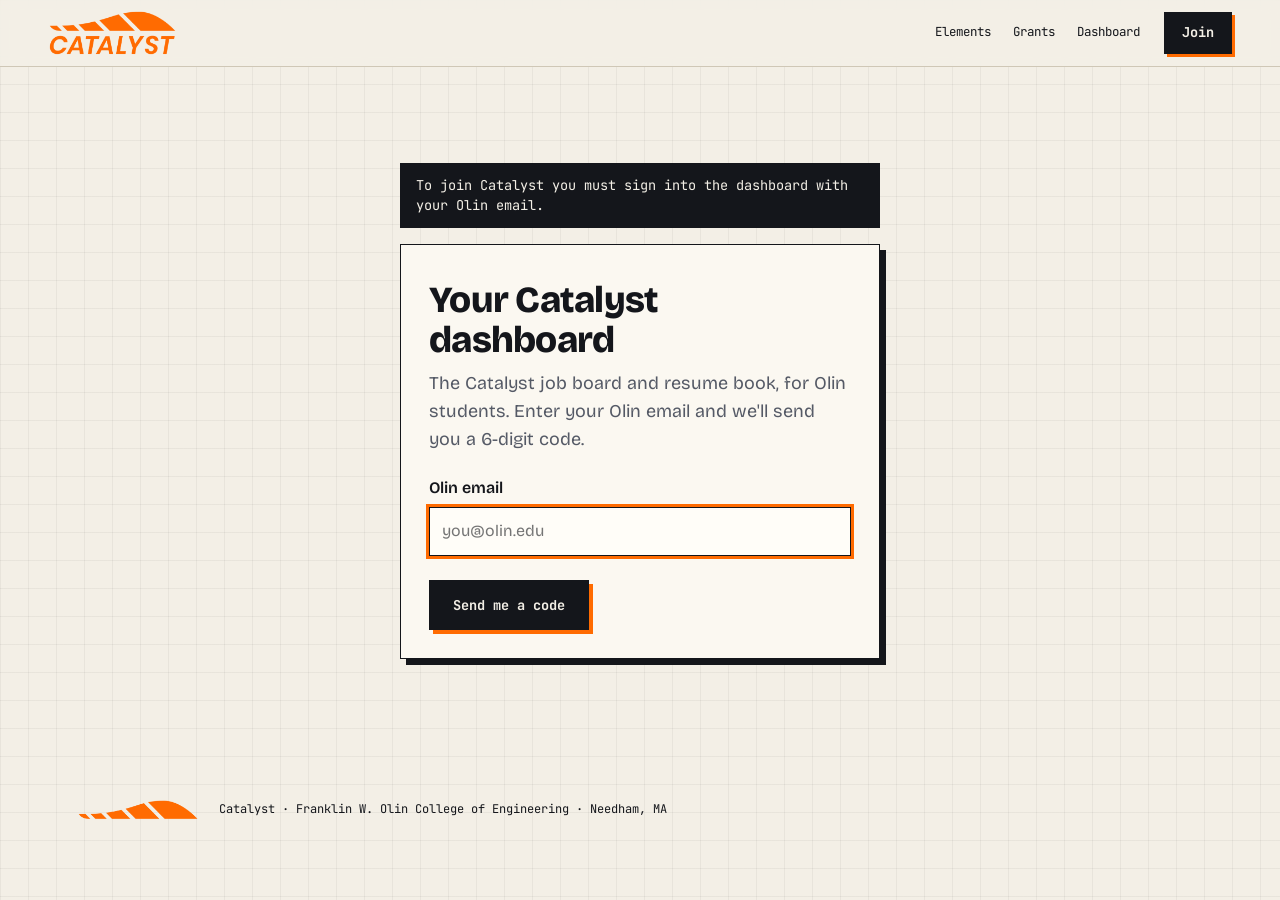
<file: jobs/index.html>
<!doctype html>
<html lang="en">
<head>
  <meta charset="utf-8">
  <meta name="viewport" content="width=device-width, initial-scale=1">
  <title>Job Board · Catalyst</title>
  <meta name="description" content="Internships and jobs posted for Olin College students, inside the Catalyst student dashboard.">
  <!-- The job board lives in the student dashboard now. -->
  <meta http-equiv="refresh" content="0; url=../students/#jobs">
  <link rel="canonical" href="../students/">
  <script>location.replace('../students/' + location.search + '#jobs');</script>
</head>
<body>
  <p><a href="../students/#jobs">The job board is in the student dashboard →</a></p>
</body>
</html>
</file>
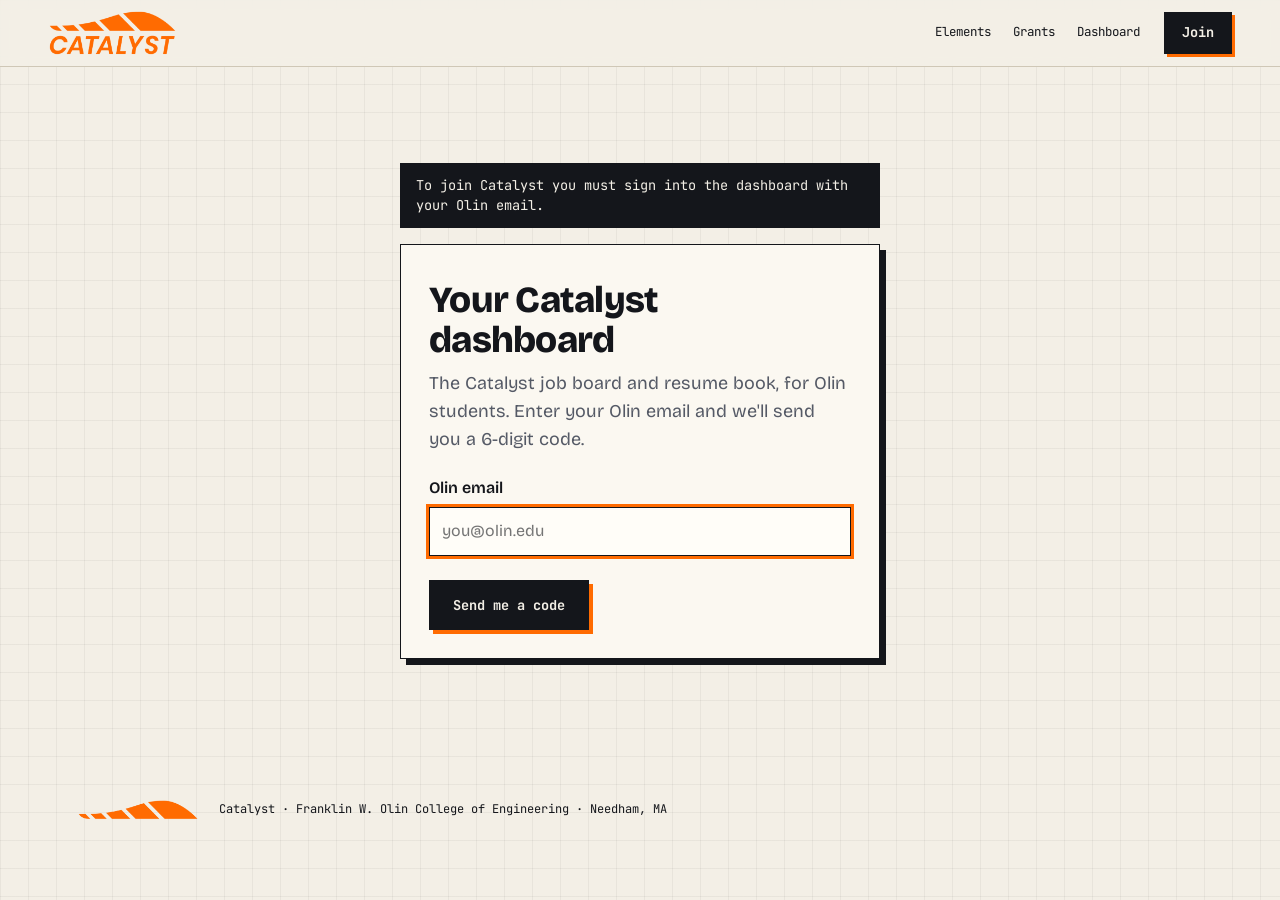
<file: students/index.html>
<!doctype html>
<html lang="en">
<head>
  <meta charset="utf-8">
  <meta name="viewport" content="width=device-width, initial-scale=1">
  <title>Student Dashboard · Catalyst</title>
  <meta name="description" content="Olin students: sign in with your @olin.edu email to browse and apply to jobs, join the resume book, and see what's on at Catalyst.">
  <meta name="robots" content="noindex">
  <link rel="preconnect" href="https://fonts.googleapis.com">
  <link rel="preconnect" href="https://fonts.gstatic.com" crossorigin>
  <link href="https://fonts.googleapis.com/css2?family=Bricolage+Grotesque:opsz,wght@12..96,400;12..96,600;12..96,800&family=JetBrains+Mono:wght@400;500;700&display=swap" rel="stylesheet">
  <link rel="icon" type="image/png" href="../logo-mark.png">
  <link rel="stylesheet" href="../styles.css">
  <link rel="stylesheet" href="../jobs/jobs.css">
  <link rel="stylesheet" href="students.css">
</head>
<body>
  <a class="skip" href="#main">Skip to content</a>

  <header class="nav scrolled">
    <a class="brand" href="../" aria-label="Catalyst home">
      <img class="brand-logo" src="../logo-wordmark.png" alt="Catalyst" width="931" height="331">
    </a>
    <nav aria-label="Primary">
      <a href="../#elements">Elements</a>
      <a href="../#grants">Grants</a>
      <a href="./" aria-current="page">Dashboard</a>
    </nav>
    <a class="btn btn-small" href="./?join">Join</a>
  </header>

  <main id="main" class="sd">
    <p class="preview-note" id="preview-note" hidden>Preview mode: any code works and the data is made up. Connect the backend in students/students.js to go live.</p>

    <p class="join-note" id="join-note" hidden>To join Catalyst you must sign into the dashboard with your Olin email.</p>

    <!-- Step 1: email -->
    <section class="card gate" id="step-email" aria-labelledby="email-title" hidden>
      <h1 id="email-title">Your Catalyst dashboard</h1>
      <p>The Catalyst job board and resume book, for Olin students. Enter your Olin email and we'll send you a 6-digit code.</p>
      <form class="form" id="email-form" novalidate>
        <div class="field">
          <label for="email">Olin email</label>
          <input id="email" name="email" type="email" autocomplete="email" inputmode="email" placeholder="you@olin.edu" required>
        </div>
        <div class="hp" aria-hidden="true">
          <label for="website">Leave this empty</label>
          <input id="website" name="website" tabindex="-1" autocomplete="off">
        </div>
        <div class="form-actions">
          <button class="btn" type="submit">Send me a code</button>
          <p class="form-status" id="email-status" role="status"></p>
        </div>
      </form>
    </section>

    <!-- Step 2: code -->
    <section class="card gate" id="step-code" aria-labelledby="code-title" hidden>
      <h1 id="code-title">Enter your code</h1>
      <p>We sent a 6-digit code to <strong id="code-email"></strong>. It works for 10 minutes.</p>
      <form class="form" id="code-form" novalidate>
        <div class="field">
          <label for="code">Code</label>
          <input id="code" name="code" class="code-input" inputmode="numeric" autocomplete="one-time-code" pattern="[0-9]*" maxlength="6" placeholder="000000" required>
        </div>
        <div class="form-actions">
          <button class="btn" type="submit">Sign in</button>
          <p class="form-status" id="code-status" role="status"></p>
        </div>
      </form>
      <p class="gate-foot">
        <button class="link-btn" type="button" id="resend">Send a new code</button>
        <span aria-hidden="true">·</span>
        <button class="link-btn" type="button" id="change-email">Use a different email</button>
      </p>
    </section>

    <p class="loading" id="loading" role="status">Loading your dashboard…</p>

    <!-- Step 3: dashboard -->
    <section class="dash" id="dash" aria-label="Student dashboard" hidden>
      <aside class="side">
        <nav class="tabs" aria-label="Dashboard">
          <a href="#overview" data-tab="overview">Overview</a>
          <a href="#jobs" data-tab="jobs">Job board <span class="tab-count" id="tab-jobs-count"></span></a>
          <a href="#opportunities" data-tab="opportunities">Opportunities <span class="tab-count" id="tab-opps-count"></span></a>
          <a href="#resume" data-tab="resume">Resume book</a>
        </nav>

        <div class="side-links">
          <p class="label">Around Catalyst</p>
          <ul class="links">
            <li><a href="https://luma.com/olincatalyst" target="_blank" rel="noopener"><strong>Events</strong><span>Speakers and workshops on Luma</span></a></li>
            <li><a href="https://forms.gle/JNhCLoYzRMoExr8bA" target="_blank" rel="noopener"><strong>Ask for a grant</strong><span>Up to $1,000 for your project</span></a></li>
            <li id="group-chat" hidden><a target="_blank" rel="noopener"><strong>Group chat</strong><span>Meetings and announcements</span></a></li>
            <li><a href="../hackathon/"><strong>Hackathon</strong><span>Dates, sign-up, and FAQ</span></a></li>
          </ul>
        </div>

        <div class="account">
          <span class="account-email" id="dash-email"></span>
          <button class="link-btn" type="button" id="sign-out">Sign out</button>
        </div>
      </aside>

      <div class="content">
        <!-- Overview -->
        <div class="view" id="view-overview" hidden>
          <header class="view-head">
            <h1 id="dash-title">Hi there.</h1>
            <p class="view-sub" id="overview-sub"></p>
          </header>

          <div class="status" id="rb-summary"></div>

          <section class="block" aria-labelledby="new-title">
            <div class="block-head">
              <h2 id="new-title">New on the job board</h2>
              <a class="more" href="#jobs">See all roles →</a>
            </div>
            <ul class="roles" id="new-jobs"></ul>
            <p class="none" id="new-empty" hidden>No open roles right now. <a href="#resume">Join the resume book</a> and companies can find you.</p>
          </section>
        </div>

        <!-- Job board -->
        <div class="view" id="view-jobs" hidden>
          <header class="view-head">
            <h1>Job board</h1>
            <p class="view-sub">Internships and jobs shared with Catalyst for Olin students.</p>
          </header>
          <div class="board-tools">
            <label class="search">
              <span class="sr-only">Search roles</span>
              <input id="job-search" type="search" placeholder="Search roles, companies, places…" autocomplete="off">
            </label>
            <div class="filters" id="job-filters" role="group" aria-label="Filter by type"></div>
          </div>
          <ul class="roles" id="all-jobs"></ul>
          <p class="none" id="jobs-empty" hidden>No open roles right now. <a href="#resume">Join the resume book</a> so companies can find you in the meantime.</p>
          <p class="none" id="jobs-nomatch" hidden>No roles match that. <button class="link-btn" type="button" id="clear-filters">Clear filters</button></p>
        </div>

        <!-- One role -->
        <div class="view" id="view-job" hidden>
          <a class="back" href="#jobs">← All roles</a>
          <div class="role-layout">
            <article class="role-main">
              <div class="job-head" id="job-head"></div>
              <div class="job-desc" id="job-desc"></div>
              <p id="job-link"></p>
            </article>

            <section class="card apply-card" id="apply" aria-labelledby="apply-title">
              <h2 id="apply-title">Apply</h2>
              <p class="card-sub" id="apply-sub">Sent from <strong class="me-email"></strong> with your resume, straight to the person hiring.</p>

              <div id="apply-external" hidden>
                <p class="card-sub">This company takes applications on its own site.</p>
                <a class="btn" id="ext-link" href="#" target="_blank" rel="noopener">Apply on <span id="ext-company"></span>'s site ↗</a>
              </div>

              <form class="form" id="apply-form" novalidate>
                <div class="field">
                  <label for="ap-name">Full name</label>
                  <input id="ap-name" name="name" autocomplete="name" required>
                </div>
                <div class="form-row">
                  <div class="field">
                    <label for="ap-year">Class year</label>
                    <select id="ap-year" name="year" required>
                  <option value="">Choose…</option>
                  <option>2027</option>
                  <option>2028</option>
                  <option>2029</option>
                  <option>2030</option>
                  <option>Alum</option>
                    </select>
                  </div>
                  <div class="field">
                    <label for="ap-major">Major <span class="optional">optional</span></label>
                    <input id="ap-major" name="major" placeholder="ECE, MechE…">
                  </div>
                </div>
                <div class="field">
                  <label for="ap-resume">Resume</label>
                  <input id="ap-resume" name="resume" type="file" accept="application/pdf,.pdf" required>
                  <p class="hint">PDF, up to 5 MB</p>
                </div>
                <div class="field">
                  <label for="ap-profile">LinkedIn or portfolio <span class="optional">optional</span></label>
                  <input id="ap-profile" name="profile" type="url" placeholder="https://">
                </div>
                <div class="field">
                  <label for="ap-note">Note to the company <span class="optional">optional</span></label>
                  <textarea id="ap-note" name="note" maxlength="1500"></textarea>
                </div>
                <div class="form-actions">
                  <button class="btn" type="submit">Send application</button>
                  <p class="form-status" id="apply-status" role="status"></p>
                </div>
              </form>

              <div class="done" id="apply-done" tabindex="-1" hidden>
                <h3>Application sent.</h3>
                <p>It's in the company's applicant list now. They'll reach out by email if it's a fit.</p>
                <a class="btn btn-ghost btn-small" href="#jobs">Back to all roles</a>
              </div>
            </section>
          </div>
        </div>

        <!-- Opportunities -->
        <div class="view" id="view-opportunities" hidden>
          <header class="view-head">
            <h1>Opportunities</h1>
            <p class="view-sub">Grants, programs, events, and other things worth a look, posted by Catalyst.</p>
          </header>
          <ul class="opps" id="opps-list"></ul>
          <p class="none" id="opps-empty" hidden>Nothing posted right now. Check back soon.</p>
        </div>

        <!-- Resume book -->
        <div class="view" id="view-resume" hidden>
          <header class="view-head">
            <h1 id="rb-title">Resume book</h1>
            <p class="view-sub">Catalyst shares it with companies looking to hire from Olin, so they can reach out to you directly.</p>
          </header>
          <div id="rb-current"></div>

          <section class="card" aria-labelledby="rb-title">
            <form class="form" id="rb-form" novalidate>
              <div class="form-row">
                <div class="field">
                  <label for="rb-name">Full name</label>
                  <input id="rb-name" name="name" autocomplete="name" required>
                </div>
                <div class="field">
                  <label for="rb-year">Class year</label>
                  <select id="rb-year" name="year" required>
                  <option value="">Choose…</option>
                  <option>2027</option>
                  <option>2028</option>
                  <option>2029</option>
                  <option>2030</option>
                  <option>Alum</option>
                  </select>
                </div>
              </div>
              <div class="form-row">
                <div class="field">
                  <label for="rb-major">Major <span class="optional">optional</span></label>
                  <input id="rb-major" name="major" placeholder="ECE, MechE, E:C, …">
                </div>
                <div class="field">
                  <label for="rb-profile">LinkedIn or portfolio <span class="optional">optional</span></label>
                  <input id="rb-profile" name="profile" type="url" placeholder="https://">
                </div>
              </div>
              <div class="field">
                <label for="rb-resume">Resume</label>
                <input id="rb-resume" name="resume" type="file" accept="application/pdf,.pdf" required>
                <p class="hint">PDF, up to 5 MB. A new one replaces the old one.</p>
              </div>
              <fieldset class="field checks">
                <legend>Looking for <span class="optional">optional</span></legend>
                <label><input type="checkbox" name="lookingFor" value="Internship"> Internship</label>
                <label><input type="checkbox" name="lookingFor" value="Full-time"> Full-time</label>
                <label><input type="checkbox" name="lookingFor" value="Co-op"> Co-op</label>
                <label><input type="checkbox" name="lookingFor" value="Part-time"> Part-time</label>
              </fieldset>
              <div class="field consent">
                <label><input type="checkbox" name="consent" value="yes"> Catalyst can share my resume and contact info with companies hiring from Olin.</label>
              </div>
              <div class="form-actions">
                <button class="btn" type="submit">Add me to the resume book</button>
                <p class="form-status" id="rb-status" role="status"></p>
              </div>
            </form>

            <div class="done" id="rb-done" tabindex="-1" hidden>
              <h3>Resume submitted.</h3>
              <p>Companies hiring from Olin can now find you. Send a new PDF here any time to replace it.</p>
              <a class="btn btn-ghost btn-small" href="#overview">Back to overview</a>
            </div>
          </section>
        </div>
      </div>
    </section>

    <section class="notice" id="error" hidden>
      <h2>The dashboard didn't load.</h2>
      <p id="error-msg">Try again in a minute.</p>
      <div class="form-actions"><button class="btn" type="button" id="retry">Try again</button></div>
    </section>
  </main>

  <footer class="footer">
    <img class="footer-logo" src="../logo-mark.png" alt="" width="930" height="167">
    <p>Catalyst · Franklin W. Olin College of Engineering · Needham, MA</p>
  </footer>

  <script src="students.js"></script>
</body>
</html>
</file>
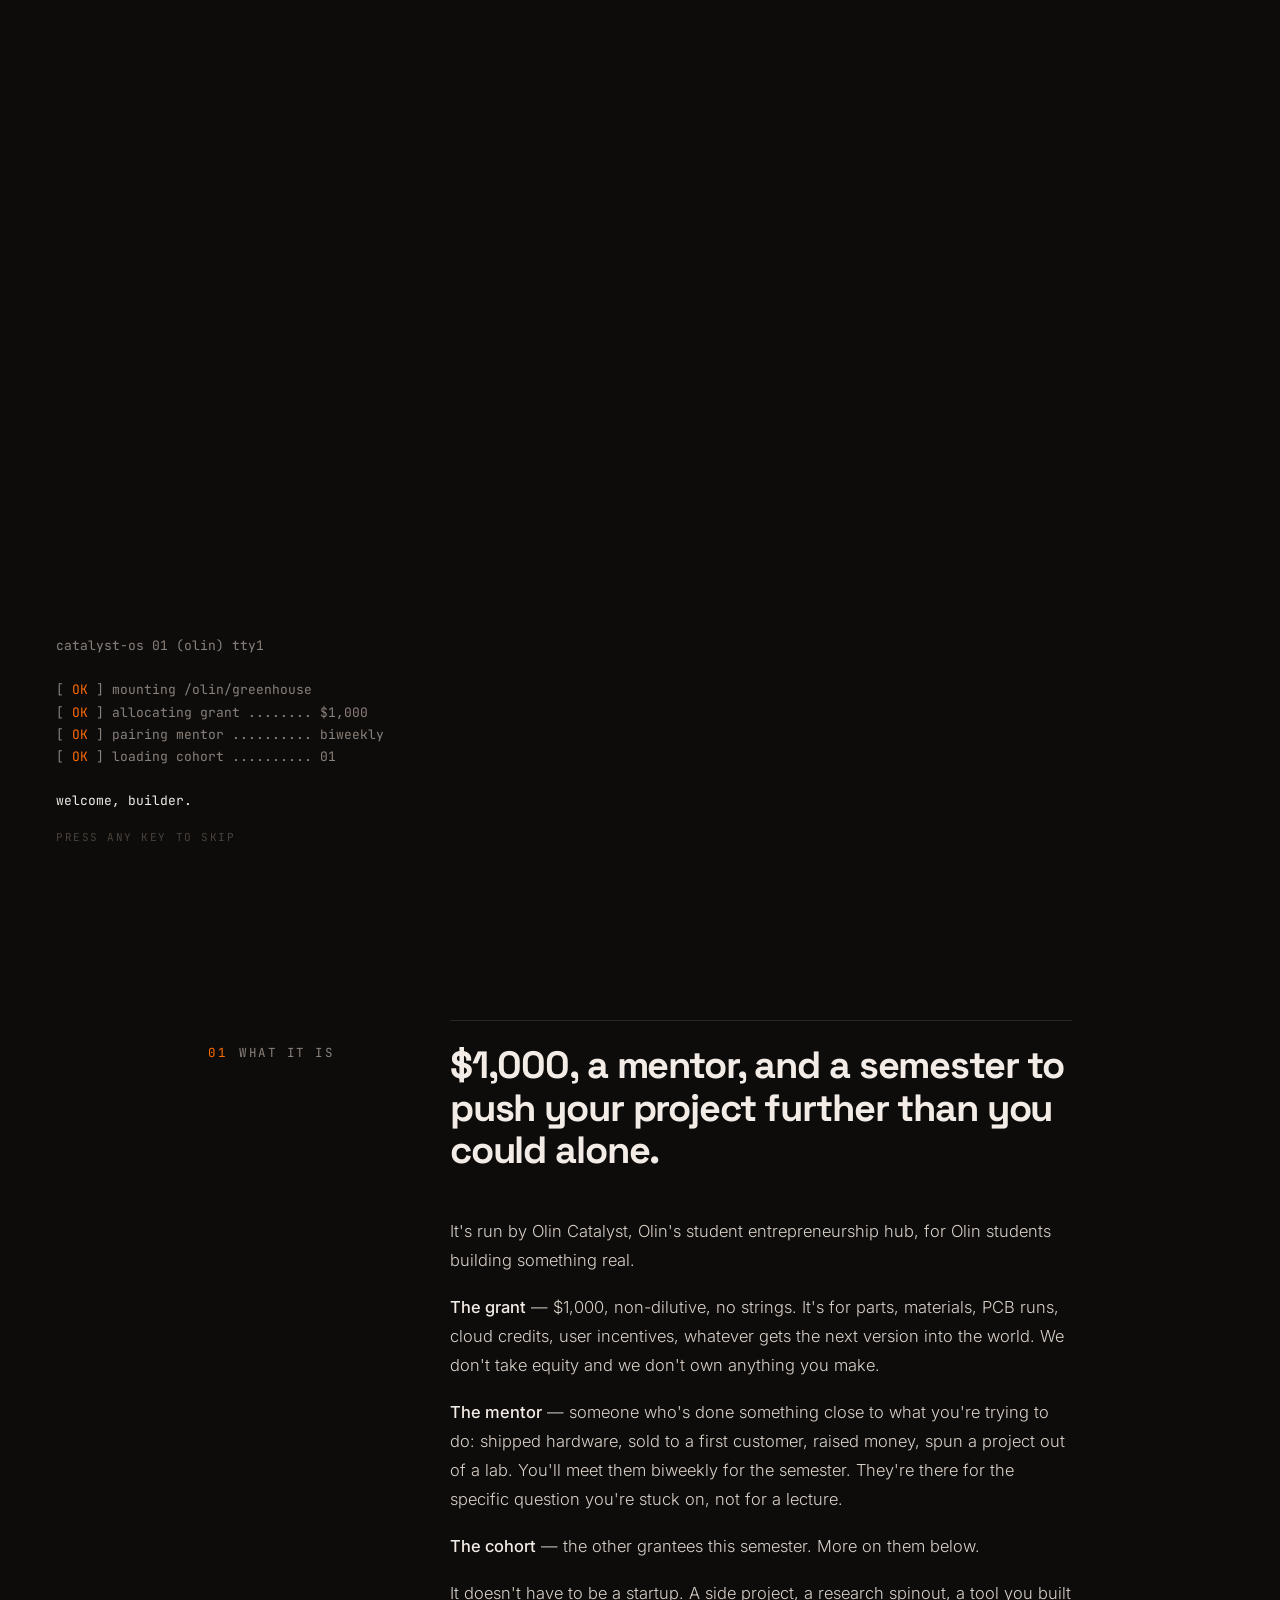
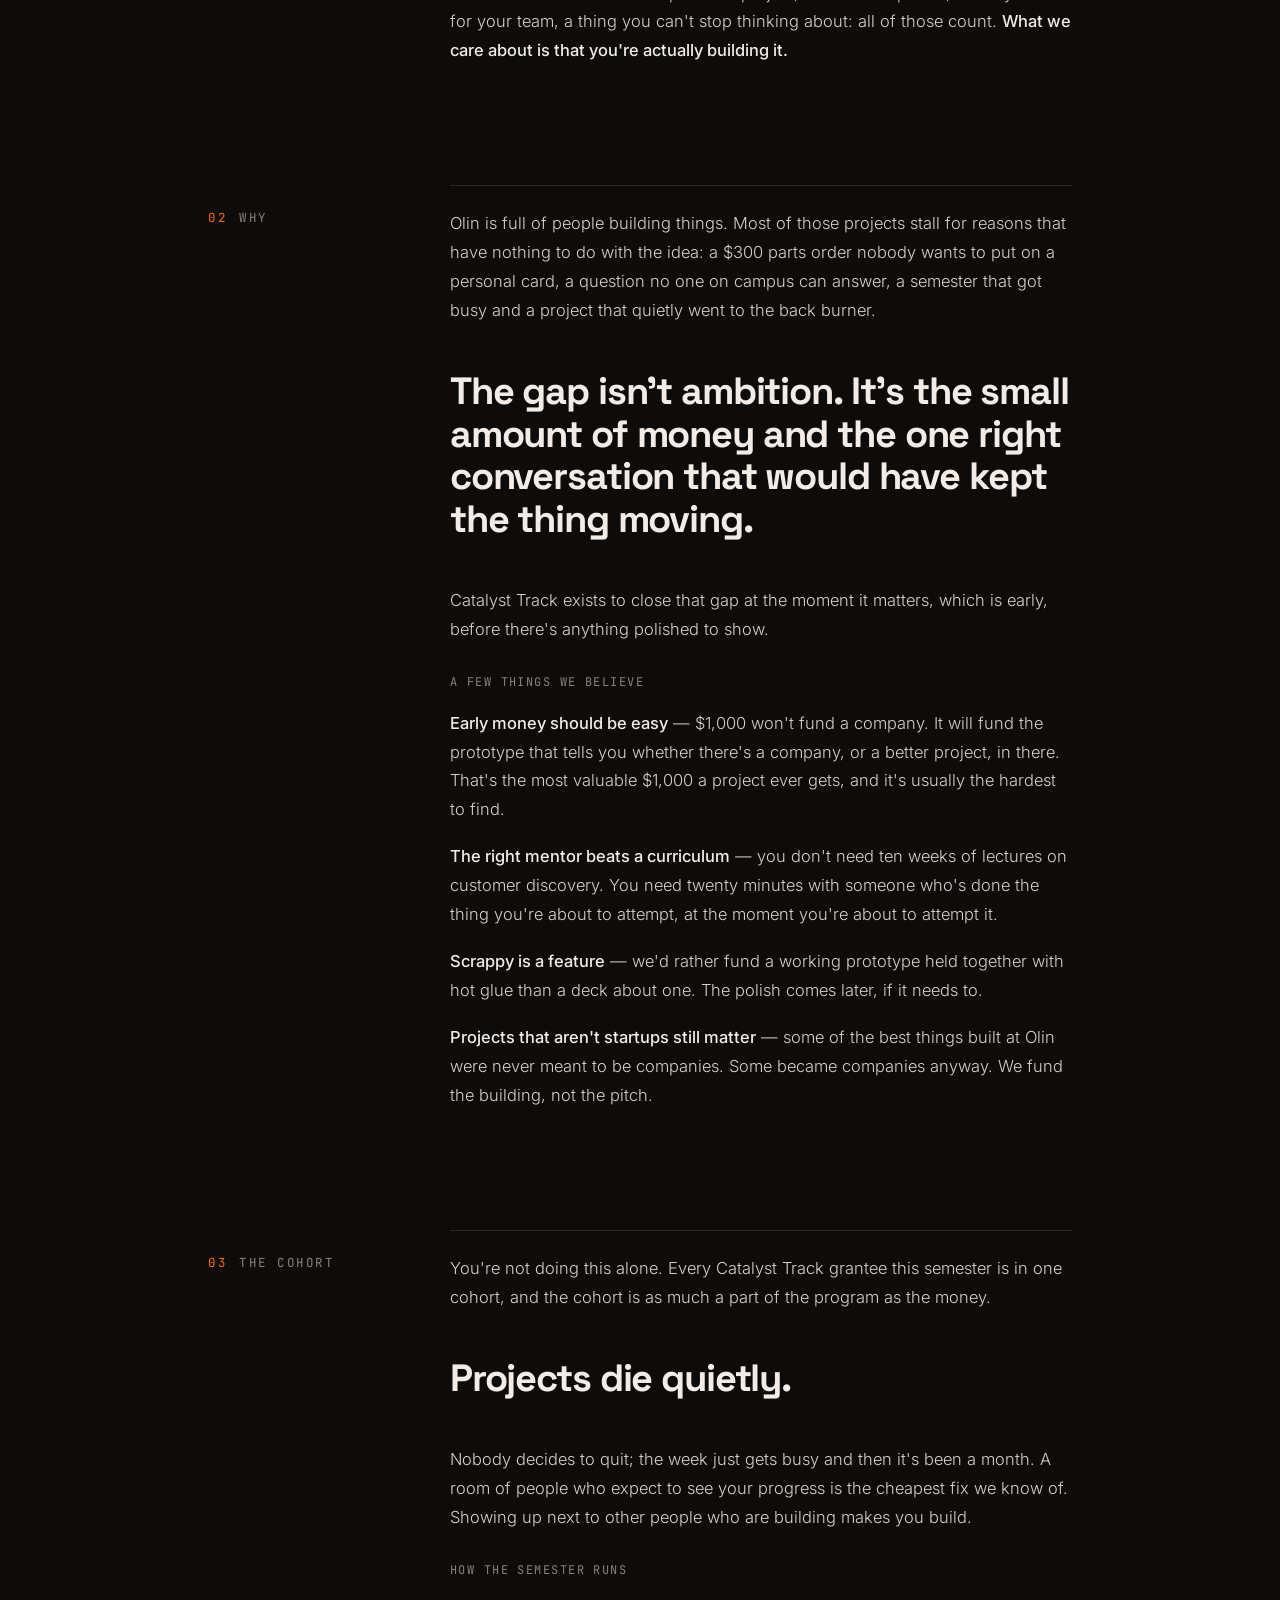
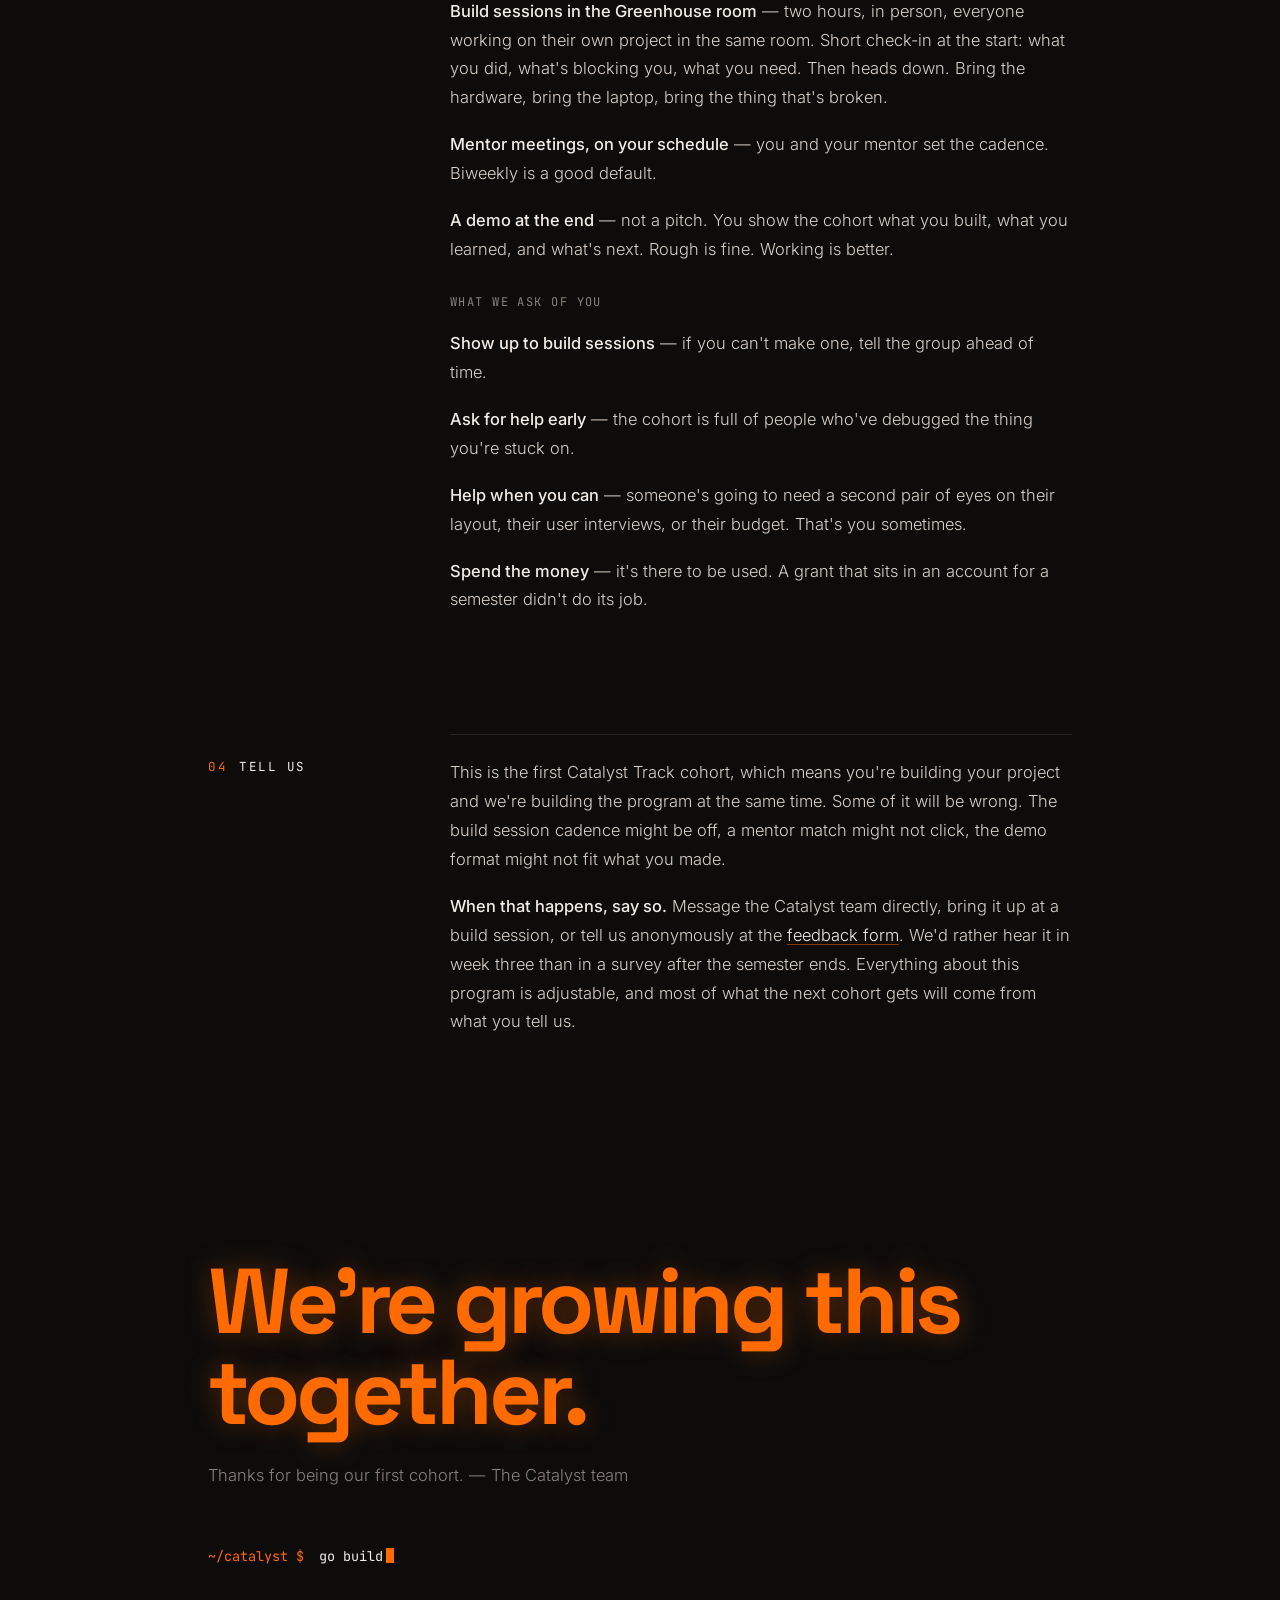
<file: track/index.html>
<!doctype html>
<html lang="en">
<head>
  <meta charset="utf-8">
  <meta name="viewport" content="width=device-width, initial-scale=1, viewport-fit=cover">
  <title>Welcome to Catalyst Track</title>
  <meta name="description" content="Catalyst Track: $1,000, a mentor, and a semester to push your project further than you could alone. Run by Olin Catalyst.">
  <meta name="robots" content="noindex">
  <link rel="icon" href="../hackathon/assets/favicon.svg" type="image/svg+xml">
  <link rel="preconnect" href="https://fonts.googleapis.com">
  <link rel="preconnect" href="https://fonts.gstatic.com" crossorigin>
  <link rel="stylesheet" href="https://fonts.googleapis.com/css2?family=Inter:wght@300;400;500;600&family=JetBrains+Mono:wght@400;500&family=Space+Grotesk:wght@500;700&display=swap">
  <link rel="stylesheet" href="site.css">
  <script>
    // dark by default; remember a switch to light
    try { if (localStorage.getItem('ct-theme') === 'light') document.documentElement.classList.add('light'); } catch (e) {}
    document.documentElement.classList.add('js');
  </script>
</head>
<body>
  <div class="boot" id="boot" aria-hidden="true"><pre id="boot-log"></pre><p class="boot-skip">press any key to skip</p></div>
  <div class="progress" aria-hidden="true"><i id="bar"></i></div>

  <button class="theme" id="theme" type="button" aria-label="Toggle light mode">
    <svg class="sun" viewBox="0 0 24 24" width="16" height="16" aria-hidden="true"><circle cx="12" cy="12" r="4"/><path d="M12 2v2M12 20v2m-7.07-17.07 1.41 1.41m11.32 11.32 1.41 1.41M2 12h2m16 0h2M6.34 17.66l-1.41 1.41M19.07 4.93l-1.41 1.41"/></svg>
    <svg class="moon" viewBox="0 0 24 24" width="16" height="16" aria-hidden="true"><path d="M12 3a6 6 0 0 0 9 9 9 9 0 1 1-9-9Z"/></svg>
  </button>

  <main class="page">

    <!-- opening -->
    <header class="opening" id="opening">
      <p class="cmd" aria-hidden="true"><span class="prompt">~/catalyst $</span> cat welcome.md</p>
      <h1 id="title" aria-label="Welcome to Catalyst Track.">Welcome to<br>Catalyst Track.</h1>
    </header>

    <!-- 01 -->
    <section class="row" id="what">
      <div class="label"><h2><span>01</span>What it is</h2></div>
      <div class="body">
        <p class="big">$1,000, a mentor, and a semester to push your project further than you could alone.</p>
        <p>It's run by Olin Catalyst, Olin's student entrepreneurship hub, for Olin students building something real.</p>

        <p><b>The grant</b> — $1,000, non-dilutive, no strings. It's for parts, materials, PCB runs, cloud credits, user incentives, whatever gets the next version into the world. We don't take equity and we don't own anything you make.</p>
        <p><b>The mentor</b> — someone who's done something close to what you're trying to do: shipped hardware, sold to a first customer, raised money, spun a project out of a lab. You'll meet them biweekly for the semester. They're there for the specific question you're stuck on, not for a lecture.</p>
        <p><b>The cohort</b> — the other grantees this semester. More on them below.</p>

        <p>It doesn't have to be a startup. A side project, a research spinout, a tool you built for your team, a thing you can't stop thinking about: all of those count. <b>What we care about is that you're actually building it.</b></p>
      </div>
    </section>

    <!-- 02 -->
    <section class="row" id="why">
      <div class="label"><h2><span>02</span>Why</h2></div>
      <div class="body">
        <p>Olin is full of people building things. Most of those projects stall for reasons that have nothing to do with the idea: a $300 parts order nobody wants to put on a personal card, a question no one on campus can answer, a semester that got busy and a project that quietly went to the back burner.</p>
        <p class="big">The gap isn't ambition. It's the small amount of money and the one right conversation that would have kept the thing moving.</p>
        <p>Catalyst Track exists to close that gap at the moment it matters, which is early, before there's anything polished to show.</p>

        <p class="kicker">A few things we believe</p>
          <p><b>Early money should be easy</b> — $1,000 won't fund a company. It will fund the prototype that tells you whether there's a company, or a better project, in there. That's the most valuable $1,000 a project ever gets, and it's usually the hardest to find.</p>
          <p><b>The right mentor beats a curriculum</b> — you don't need ten weeks of lectures on customer discovery. You need twenty minutes with someone who's done the thing you're about to attempt, at the moment you're about to attempt it.</p>
          <p><b>Scrappy is a feature</b> — we'd rather fund a working prototype held together with hot glue than a deck about one. The polish comes later, if it needs to.</p>
          <p><b>Projects that aren't startups still matter</b> — some of the best things built at Olin were never meant to be companies. Some became companies anyway. We fund the building, not the pitch.</p>
      </div>
    </section>

    <!-- 03 -->
    <section class="row" id="cohort">
      <div class="label"><h2><span>03</span>The cohort</h2></div>
      <div class="body">
        <p>You're not doing this alone. Every Catalyst Track grantee this semester is in one cohort, and the cohort is as much a part of the program as the money.</p>
        <p class="big">Projects die quietly.</p>
        <p>Nobody decides to quit; the week just gets busy and then it's been a month. A room of people who expect to see your progress is the cheapest fix we know of. Showing up next to other people who are building makes you build.</p>

        <p class="kicker">How the semester runs</p>
        <p><b>Build sessions in the Greenhouse room</b> — two hours, in person, everyone working on their own project in the same room. Short check-in at the start: what you did, what's blocking you, what you need. Then heads down. Bring the hardware, bring the laptop, bring the thing that's broken.</p>
        <p><b>Mentor meetings, on your schedule</b> — you and your mentor set the cadence. Biweekly is a good default.</p>
        <p><b>A demo at the end</b> — not a pitch. You show the cohort what you built, what you learned, and what's next. Rough is fine. Working is better.</p>

        <p class="kicker">What we ask of you</p>
        <p><b>Show up to build sessions</b> — if you can't make one, tell the group ahead of time.</p>
        <p><b>Ask for help early</b> — the cohort is full of people who've debugged the thing you're stuck on.</p>
        <p><b>Help when you can</b> — someone's going to need a second pair of eyes on their layout, their user interviews, or their budget. That's you sometimes.</p>
        <p><b>Spend the money</b> — it's there to be used. A grant that sits in an account for a semester didn't do its job.</p>
      </div>
    </section>

    <!-- 04 -->
    <section class="row" id="feedback">
      <div class="label"><h2><span>04</span>Tell us</h2></div>
      <div class="body">
        <p>This is the first Catalyst Track cohort, which means you're building your project and we're building the program at the same time. Some of it will be wrong. The build session cadence might be off, a mentor match might not click, the demo format might not fit what you made.</p>
        <!-- TODO: replace href with the anonymous feedback form URL -->
        <p><b>When that happens, say so.</b> Message the Catalyst team directly, bring it up at a build session, or tell us anonymously at the <a href="#">feedback form</a>. We'd rather hear it in week three than in a survey after the semester ends. Everything about this program is adjustable, and most of what the next cohort gets will come from what you tell us.</p>
      </div>
    </section>

    <!-- closing -->
    <footer class="closing">
      <p class="huge">We're growing this together.</p>
      <p class="muted">Thanks for being our first cohort. — The Catalyst team</p>
      <p class="cmd end" aria-hidden="true"><span class="prompt">~/catalyst $</span> go build<span class="cursor"></span></p>
    </footer>

  </main>
  <script src="site.js"></script>
</body>
</html>
</file>
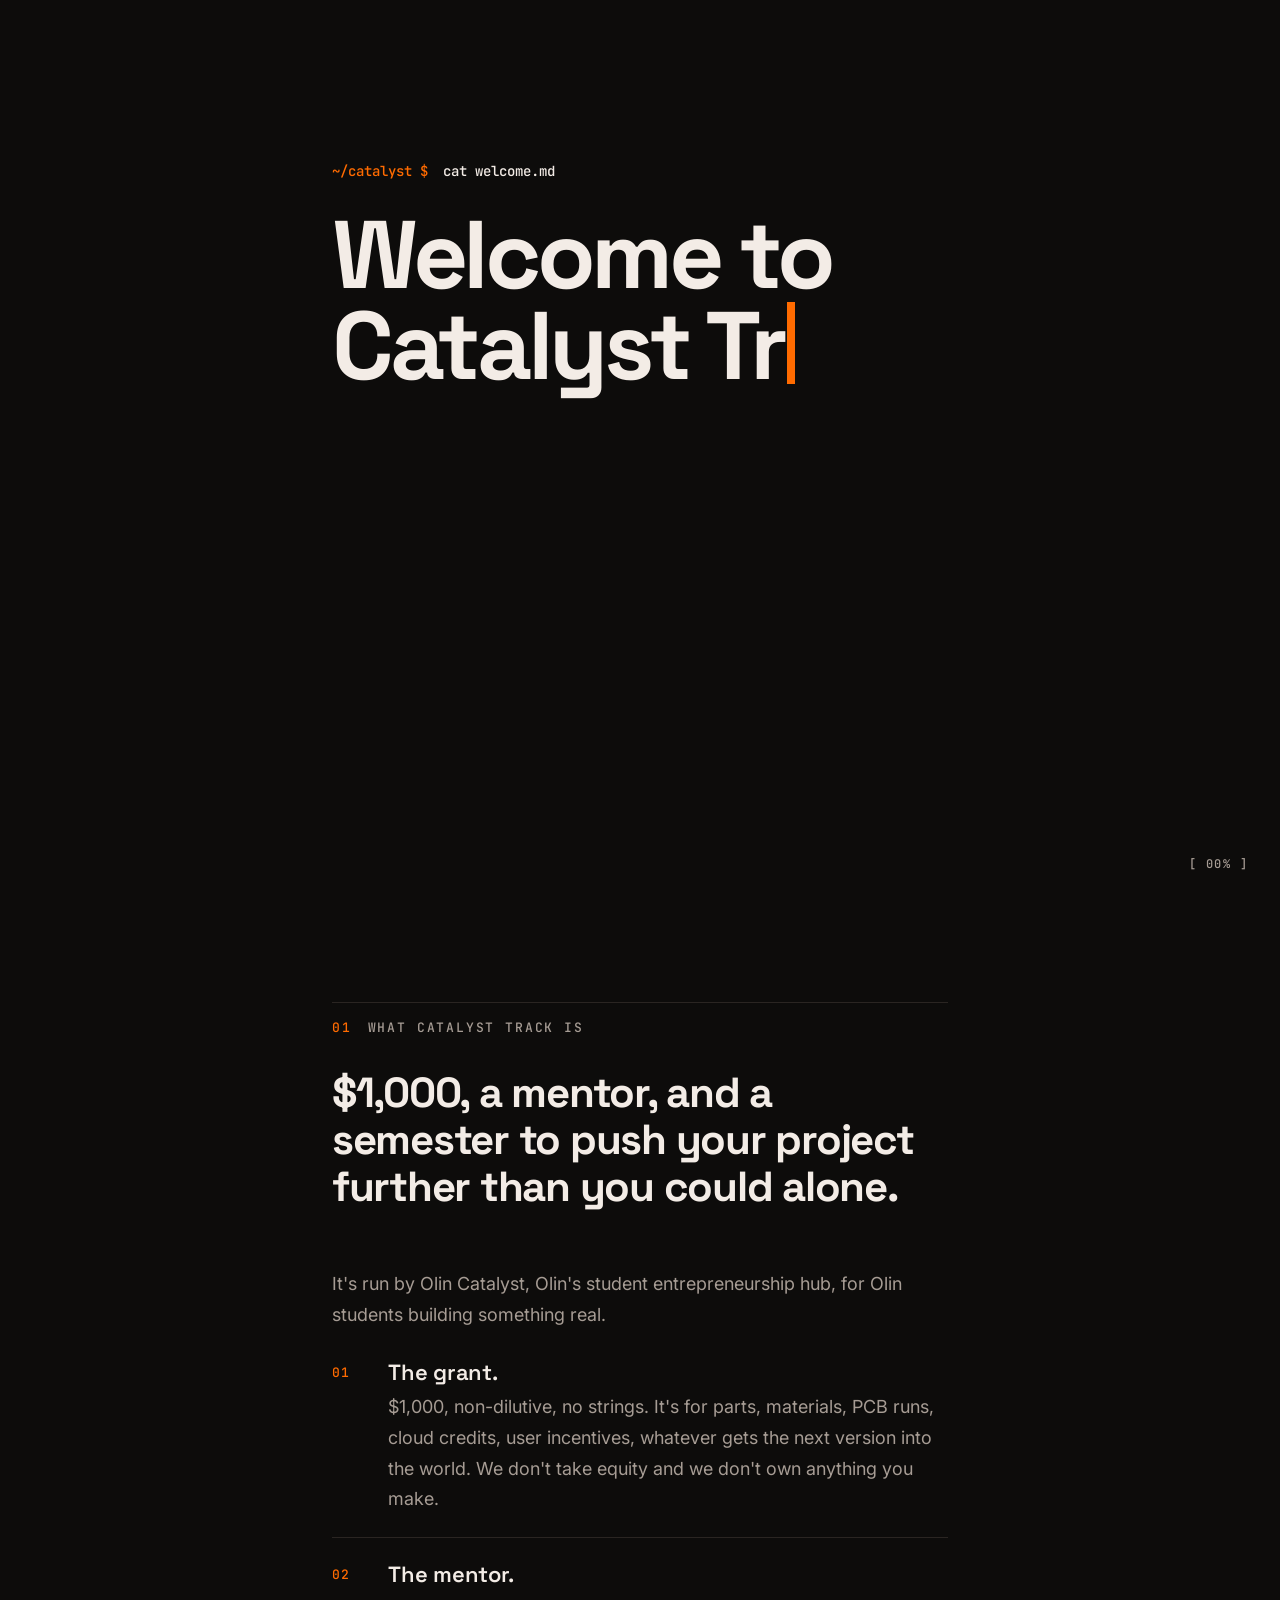
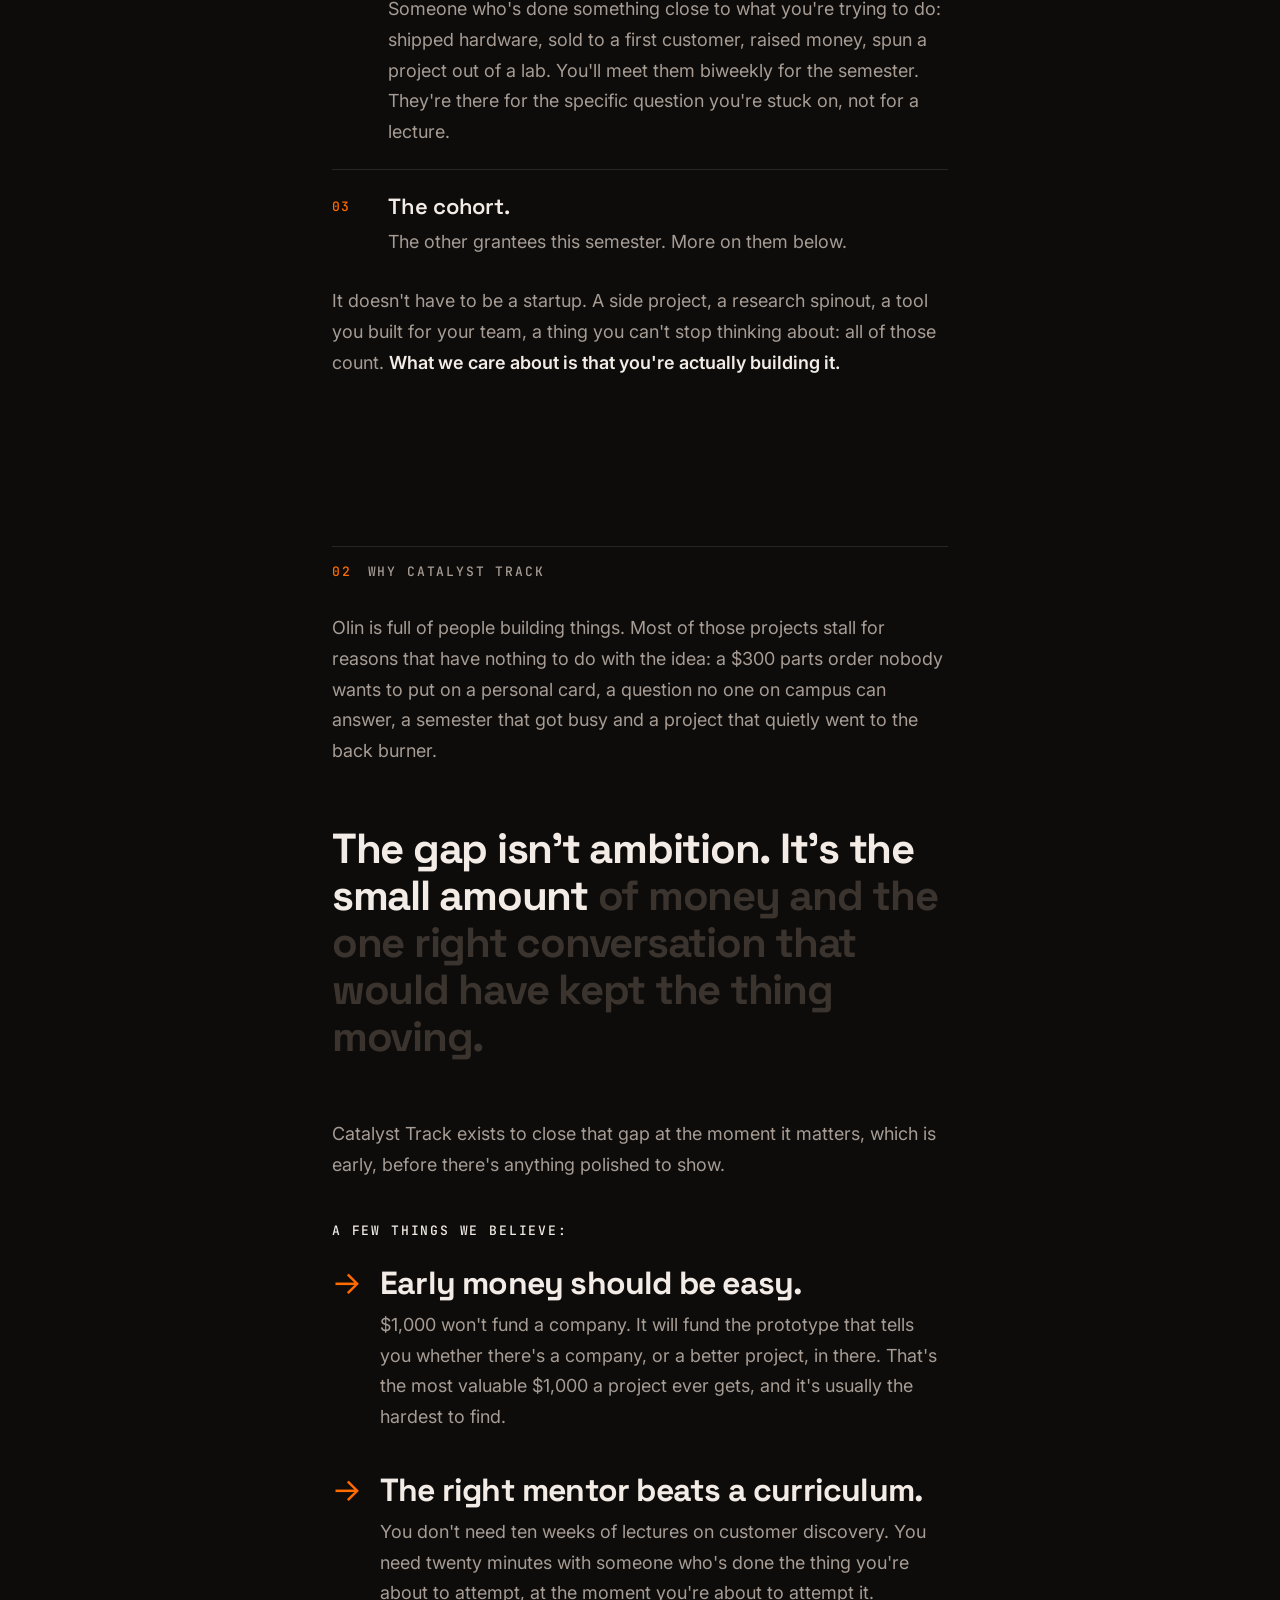
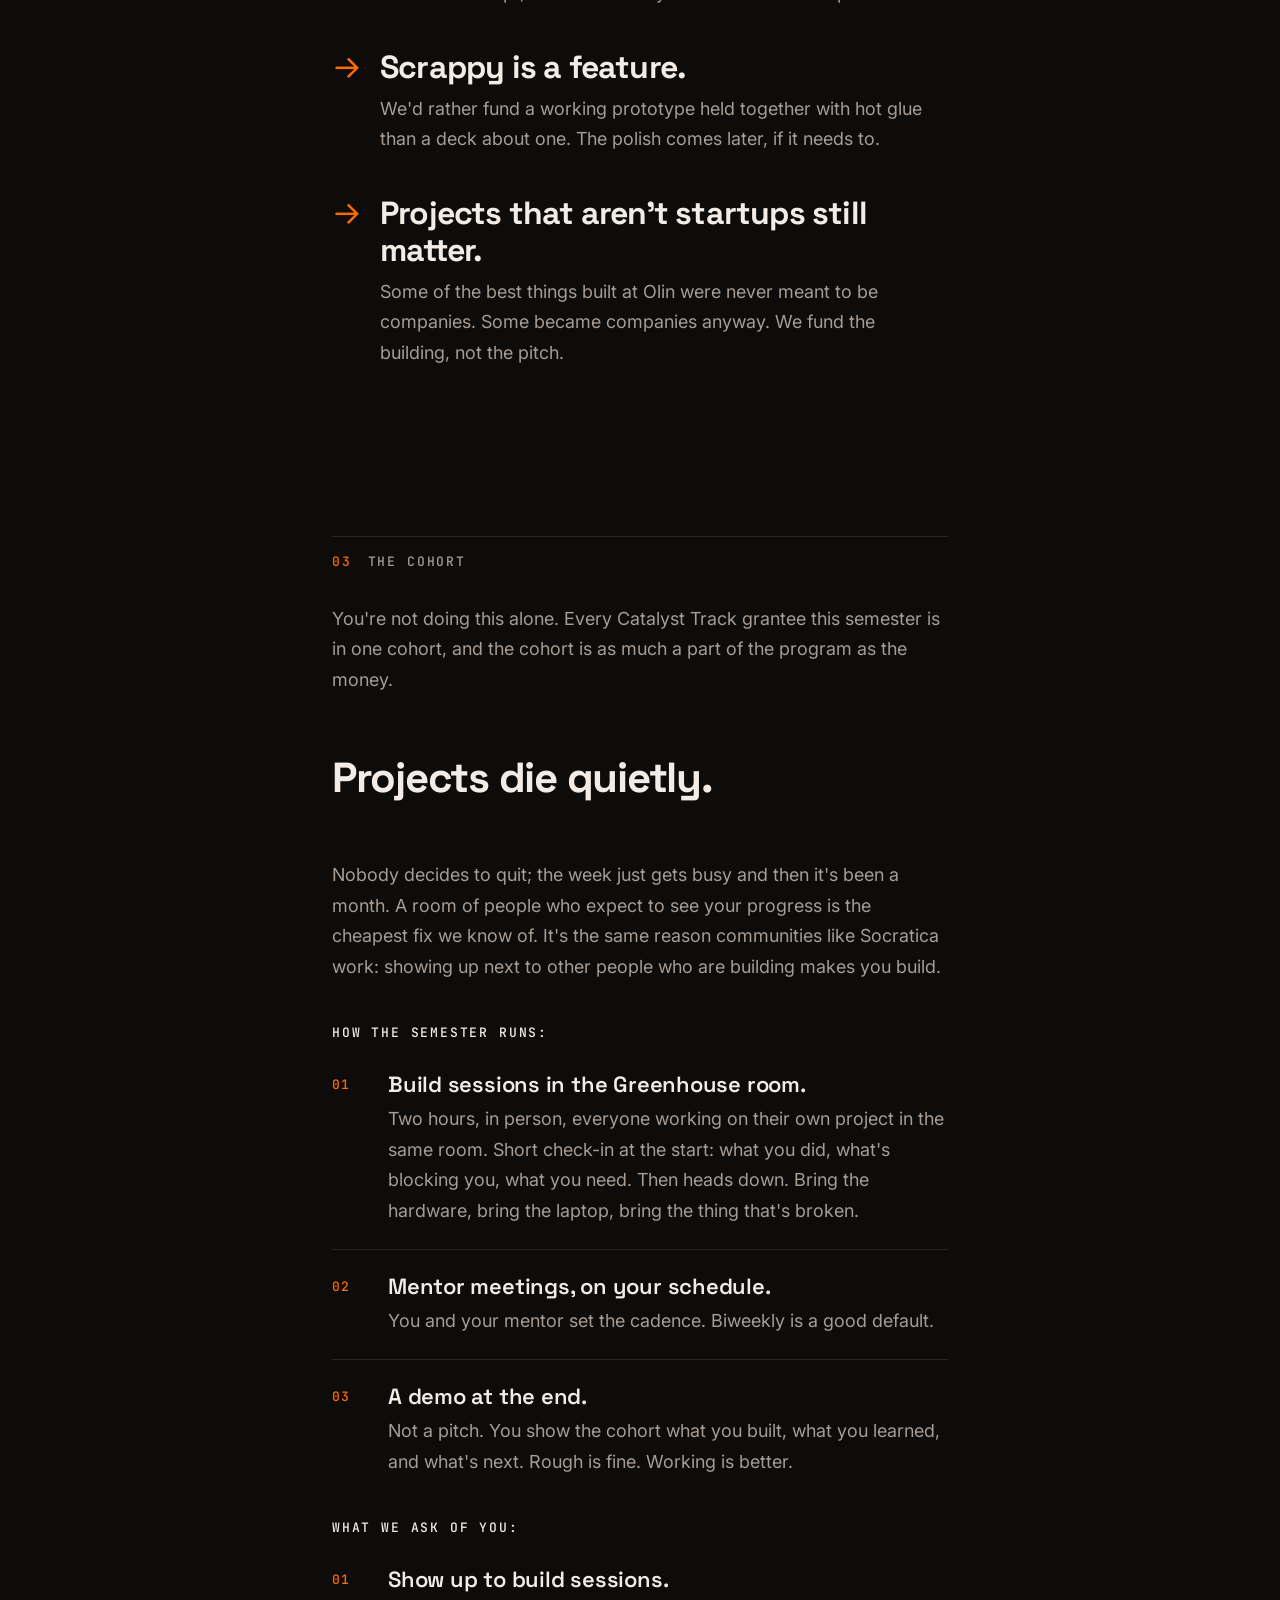
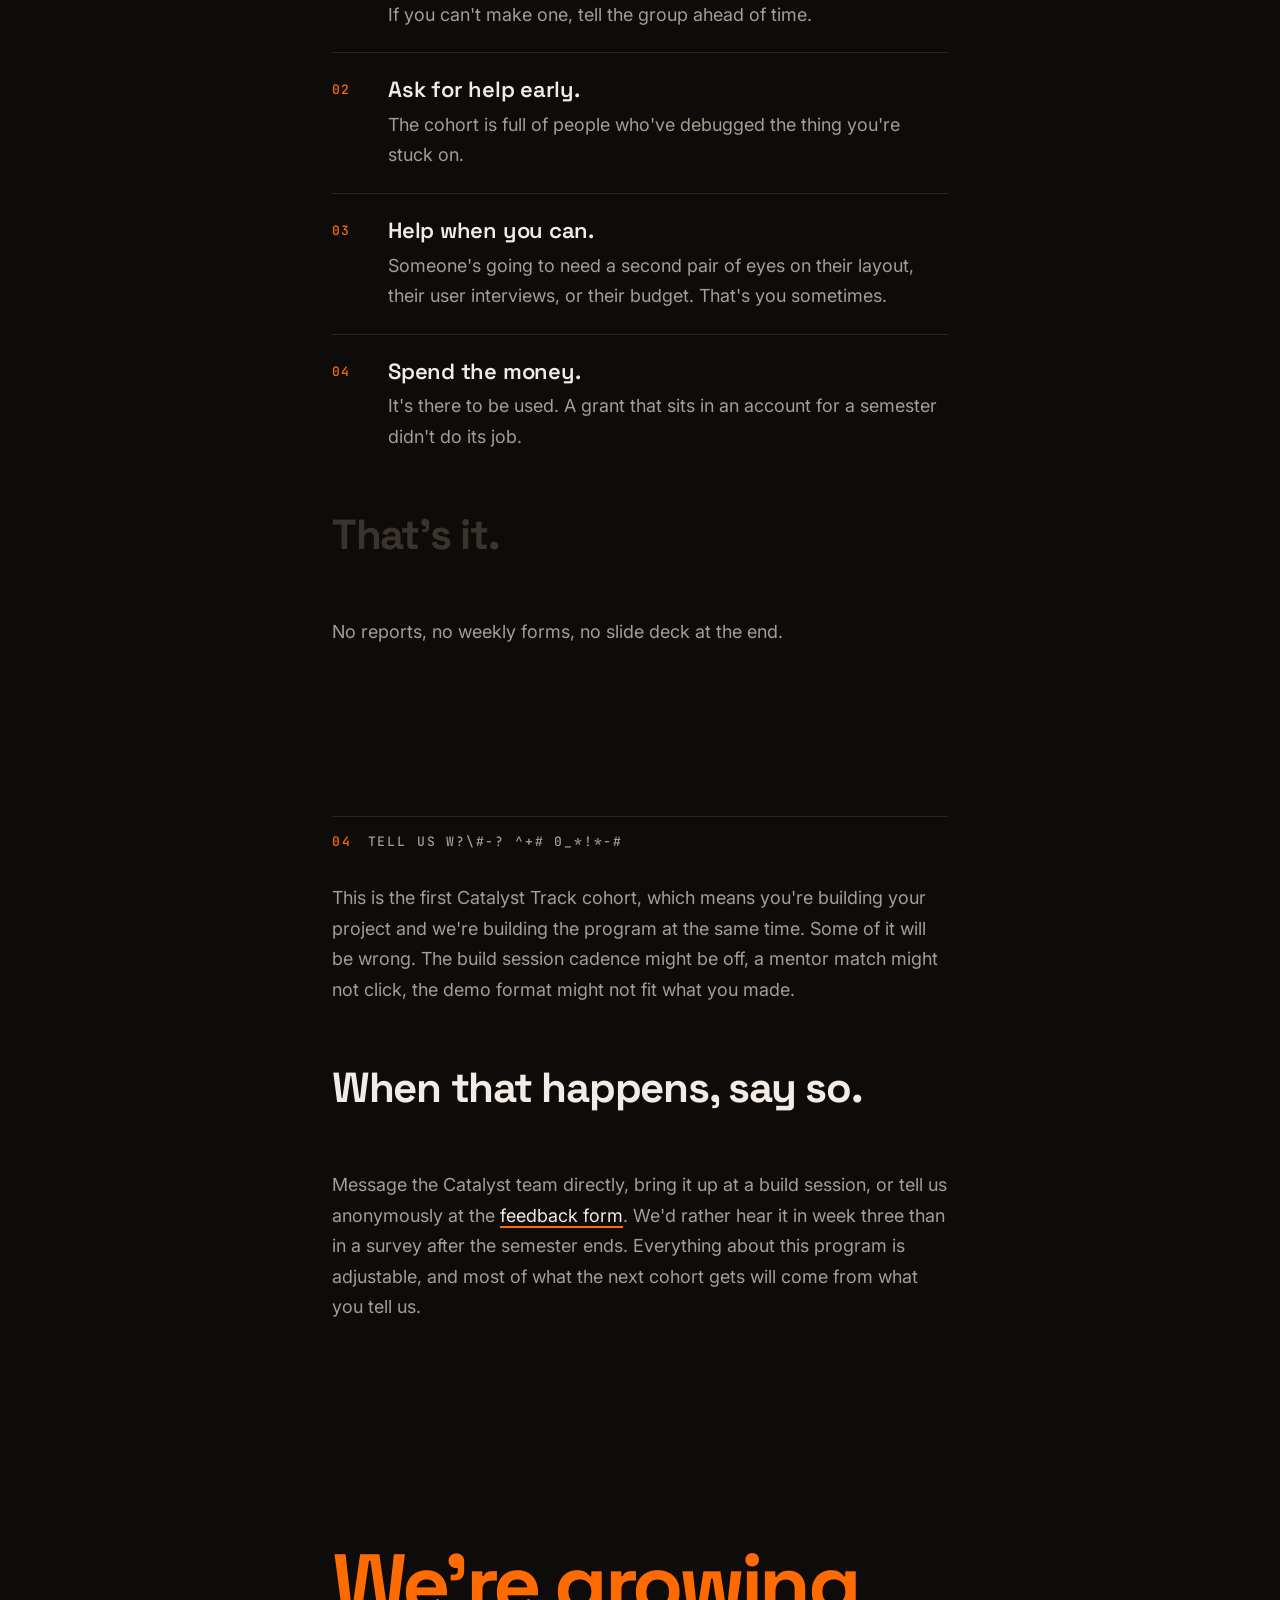
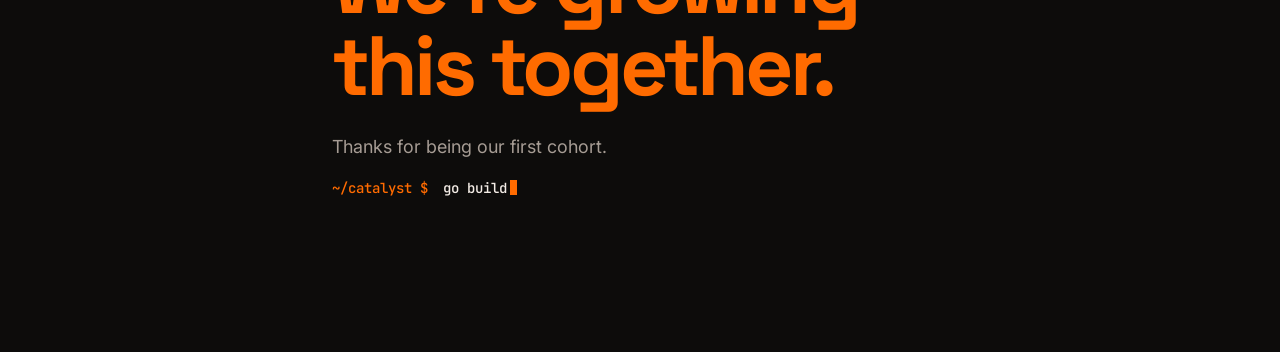
<file: track/v1/index.html>
<!doctype html>
<html lang="en">
<head>
  <meta charset="utf-8">
  <meta name="viewport" content="width=device-width, initial-scale=1, viewport-fit=cover">
  <title>Welcome to Catalyst Track</title>
  <meta name="description" content="Catalyst Track: $1,000, a mentor, and a semester to push your project further than you could alone. Run by Olin Catalyst.">
  <meta name="robots" content="noindex">
  <meta name="theme-color" content="#0D0C0B">
  <link rel="icon" href="../../hackathon/assets/favicon.svg" type="image/svg+xml">
  <link rel="preconnect" href="https://fonts.googleapis.com">
  <link rel="preconnect" href="https://fonts.gstatic.com" crossorigin>
  <link rel="stylesheet" href="https://fonts.googleapis.com/css2?family=Inter:wght@400;500;600&family=JetBrains+Mono:wght@500&family=Space+Grotesk:wght@600;700&display=swap">
  <link rel="stylesheet" href="track.css">
  <script>document.documentElement.classList.add("js")</script>
</head>
<body>
  <div class="progress" aria-hidden="true"><i id="bar"></i></div>
  <p class="readout" id="readout" aria-hidden="true">[ 00% ]</p>

  <nav class="side-toc" id="side-toc" aria-hidden="true">
      <a tabindex="-1" href="#what-it-is">01</a>
      <a tabindex="-1" href="#why">02</a>
      <a tabindex="-1" href="#cohort">03</a>
      <a tabindex="-1" href="#feedback">04</a>
  </nav>

  <main class="letter">

    <header class="opening">
      <p class="cmd" aria-hidden="true"><span class="prompt">~/catalyst $</span> cat welcome.md</p>
      <h1 id="title" aria-label="Welcome to Catalyst Track.">Welcome to<br>Catalyst Track.</h1>
      <p>This is the short version of what Catalyst Track is, why we started it, and what the next semester looks like. Read it once, then go build.<span class="cursor" aria-hidden="true"></span></p>
      <nav class="toc" aria-label="Contents">
        <p class="cmd" aria-hidden="true"><span class="prompt">~/catalyst $</span> ls</p>
        <ol>
          <li><a href="#what-it-is"><span>01</span>What Catalyst Track is</a></li>
          <li><a href="#why"><span>02</span>Why Catalyst Track</a></li>
          <li><a href="#cohort"><span>03</span>The cohort</a></li>
          <li><a href="#feedback"><span>04</span>Tell us what's not working</a></li>
        </ol>
      </nav>
    </header>

    <section id="what-it-is">
      <h2><span>01</span>What Catalyst Track is</h2>
      <p class="big">$1,000, a mentor, and a semester to push your project further than you could alone.</p>
      <p>It's run by Olin Catalyst, Olin's student entrepreneurship hub, for Olin students building something real.</p>

      <dl class="parts">
        <dt>The grant.</dt>
        <dd>$1,000, non-dilutive, no strings. It's for parts, materials, PCB runs, cloud credits, user incentives, whatever gets the next version into the world. We don't take equity and we don't own anything you make.</dd>
        <dt>The mentor.</dt>
        <dd>Someone who's done something close to what you're trying to do: shipped hardware, sold to a first customer, raised money, spun a project out of a lab. You'll meet them biweekly for the semester. They're there for the specific question you're stuck on, not for a lecture.</dd>
        <dt>The cohort.</dt>
        <dd>The other grantees this semester. More on them below.</dd>
      </dl>

      <p>It doesn't have to be a startup. A side project, a research spinout, a tool you built for your team, a thing you can't stop thinking about: all of those count. <strong>What we care about is that you're actually building it.</strong></p>
    </section>

    <section id="why">
      <h2><span>02</span>Why Catalyst Track</h2>
      <p>Olin is full of people building things. Most of those projects stall for reasons that have nothing to do with the idea: a $300 parts order nobody wants to put on a personal card, a question no one on campus can answer, a semester that got busy and a project that quietly went to the back burner.</p>
      <p class="big">The gap isn't ambition. It's the small amount of money and the one right conversation that would have kept the thing moving.</p>
      <p>Catalyst Track exists to close that gap at the moment it matters, which is early, before there's anything polished to show.</p>

      <p class="kicker">A few things we believe:</p>
      <ol class="beliefs">
        <li><h3>Early money should be easy.</h3><p>$1,000 won't fund a company. It will fund the prototype that tells you whether there's a company, or a better project, in there. That's the most valuable $1,000 a project ever gets, and it's usually the hardest to find.</p></li>
        <li><h3>The right mentor beats a curriculum.</h3><p>You don't need ten weeks of lectures on customer discovery. You need twenty minutes with someone who's done the thing you're about to attempt, at the moment you're about to attempt it.</p></li>
        <li><h3>Scrappy is a feature.</h3><p>We'd rather fund a working prototype held together with hot glue than a deck about one. The polish comes later, if it needs to.</p></li>
        <li><h3>Projects that aren't startups still matter.</h3><p>Some of the best things built at Olin were never meant to be companies. Some became companies anyway. We fund the building, not the pitch.</p></li>
      </ol>
    </section>

    <section id="cohort">
      <h2><span>03</span>The cohort</h2>
      <p>You're not doing this alone. Every Catalyst Track grantee this semester is in one cohort, and the cohort is as much a part of the program as the money.</p>
      <p class="big">Projects die quietly.</p>
      <p>Nobody decides to quit; the week just gets busy and then it's been a month. A room of people who expect to see your progress is the cheapest fix we know of. It's the same reason communities like Socratica work: showing up next to other people who are building makes you build.</p>

      <p class="kicker">How the semester runs:</p>
      <dl class="parts">
        <dt>Build sessions in the Greenhouse room.</dt>
        <dd>Two hours, in person, everyone working on their own project in the same room. Short check-in at the start: what you did, what's blocking you, what you need. Then heads down. Bring the hardware, bring the laptop, bring the thing that's broken.</dd>
        <dt>Mentor meetings, on your schedule.</dt>
        <dd>You and your mentor set the cadence. Biweekly is a good default.</dd>
        <dt>A demo at the end.</dt>
        <dd>Not a pitch. You show the cohort what you built, what you learned, and what's next. Rough is fine. Working is better.</dd>
      </dl>

      <p class="kicker">What we ask of you:</p>
      <dl class="parts">
        <dt>Show up to build sessions.</dt>
        <dd>If you can't make one, tell the group ahead of time.</dd>
        <dt>Ask for help early.</dt>
        <dd>The cohort is full of people who've debugged the thing you're stuck on.</dd>
        <dt>Help when you can.</dt>
        <dd>Someone's going to need a second pair of eyes on their layout, their user interviews, or their budget. That's you sometimes.</dd>
        <dt>Spend the money.</dt>
        <dd>It's there to be used. A grant that sits in an account for a semester didn't do its job.</dd>
      </dl>

      <p class="big">That's it.</p>
      <p>No reports, no weekly forms, no slide deck at the end.</p>
    </section>

    <section id="feedback">
      <h2><span>04</span>Tell us what's not working</h2>
      <p>This is the first Catalyst Track cohort, which means you're building your project and we're building the program at the same time. Some of it will be wrong. The build session cadence might be off, a mentor match might not click, the demo format might not fit what you made.</p>
      <p class="big">When that happens, say so.</p>
      <!-- TODO: replace href with the anonymous feedback form URL -->
      <p>Message the Catalyst team directly, bring it up at a build session, or tell us anonymously at the <a href="#">feedback form</a>. We'd rather hear it in week three than in a survey after the semester ends. Everything about this program is adjustable, and most of what the next cohort gets will come from what you tell us.</p>
    </section>

    <footer class="closing">
      <p class="huge">We're growing this together.</p>
      <p>Thanks for being our first cohort.</p>
      <p class="cmd cmd-end" aria-hidden="true"><span class="prompt">~/catalyst $</span> go build<span class="cursor"></span></p>
    </footer>

  </main>
  <script src="track.js"></script>
</body>
</html>
</file>
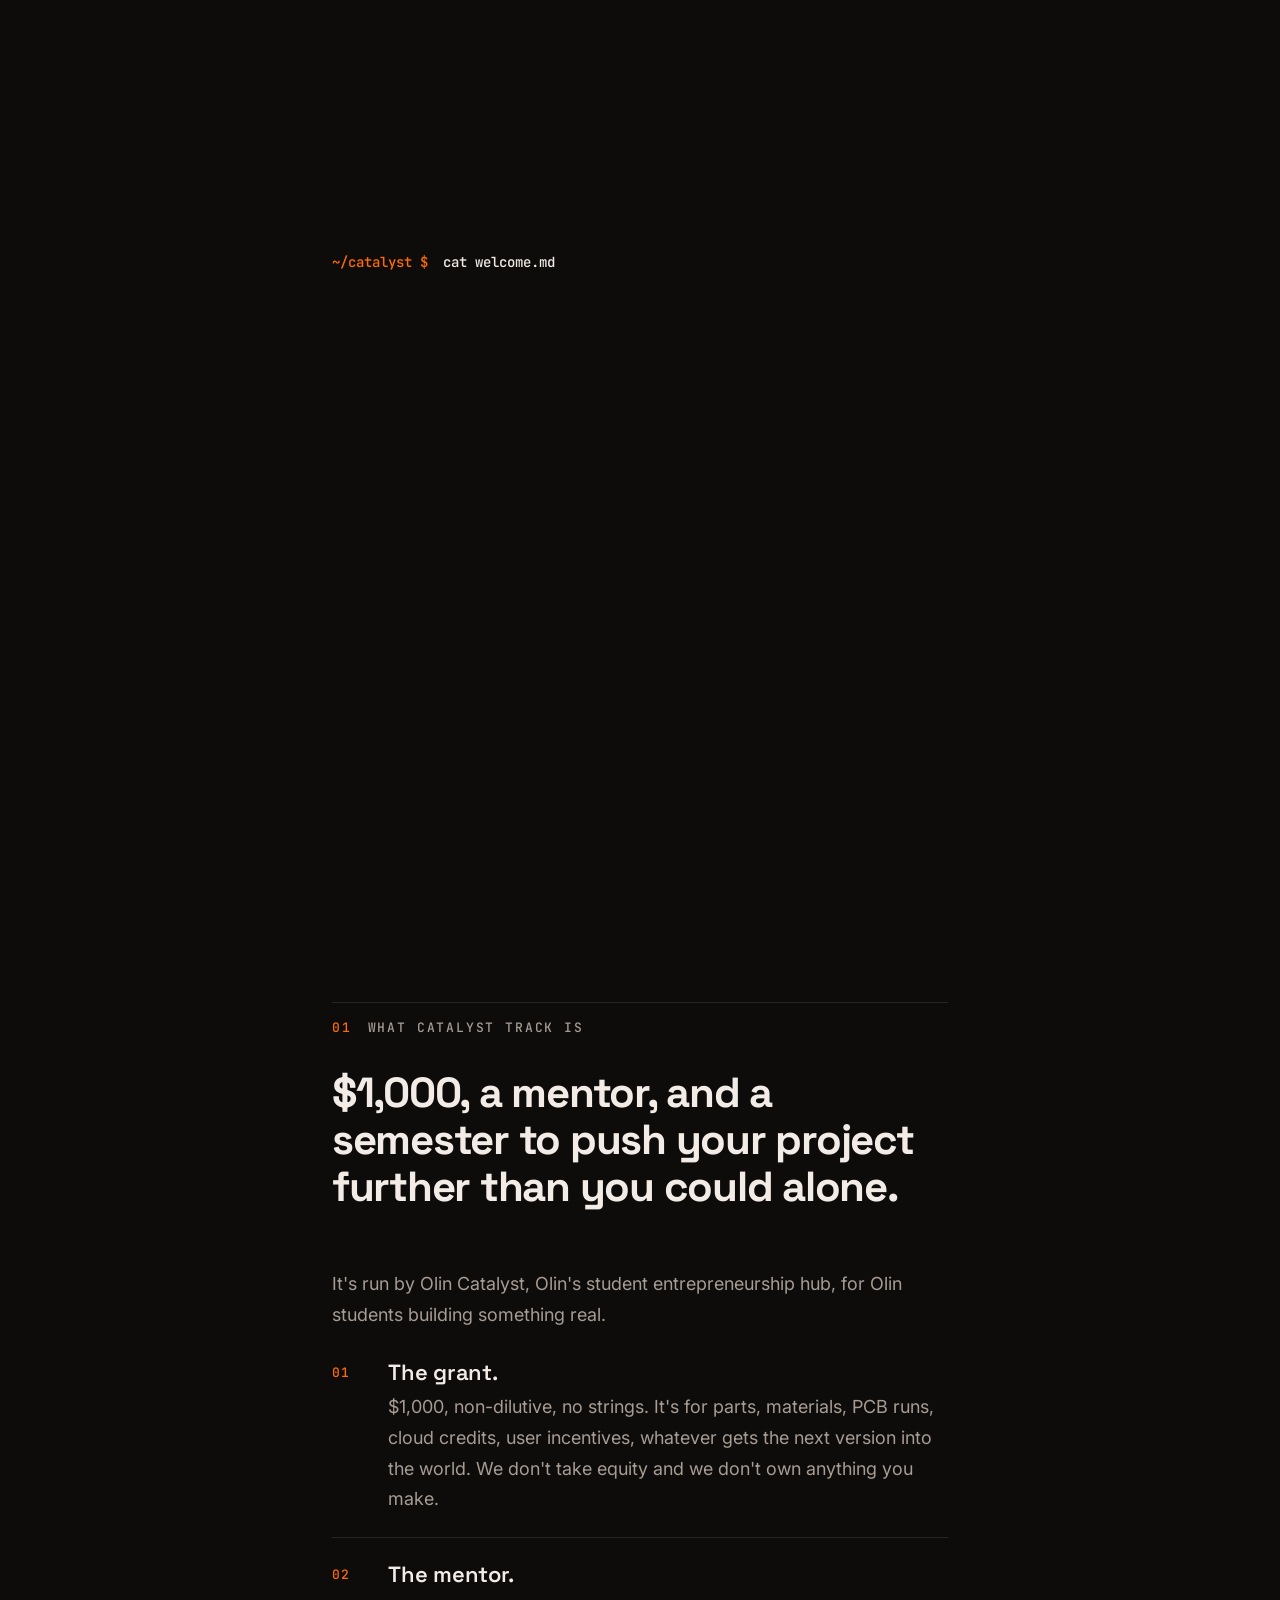
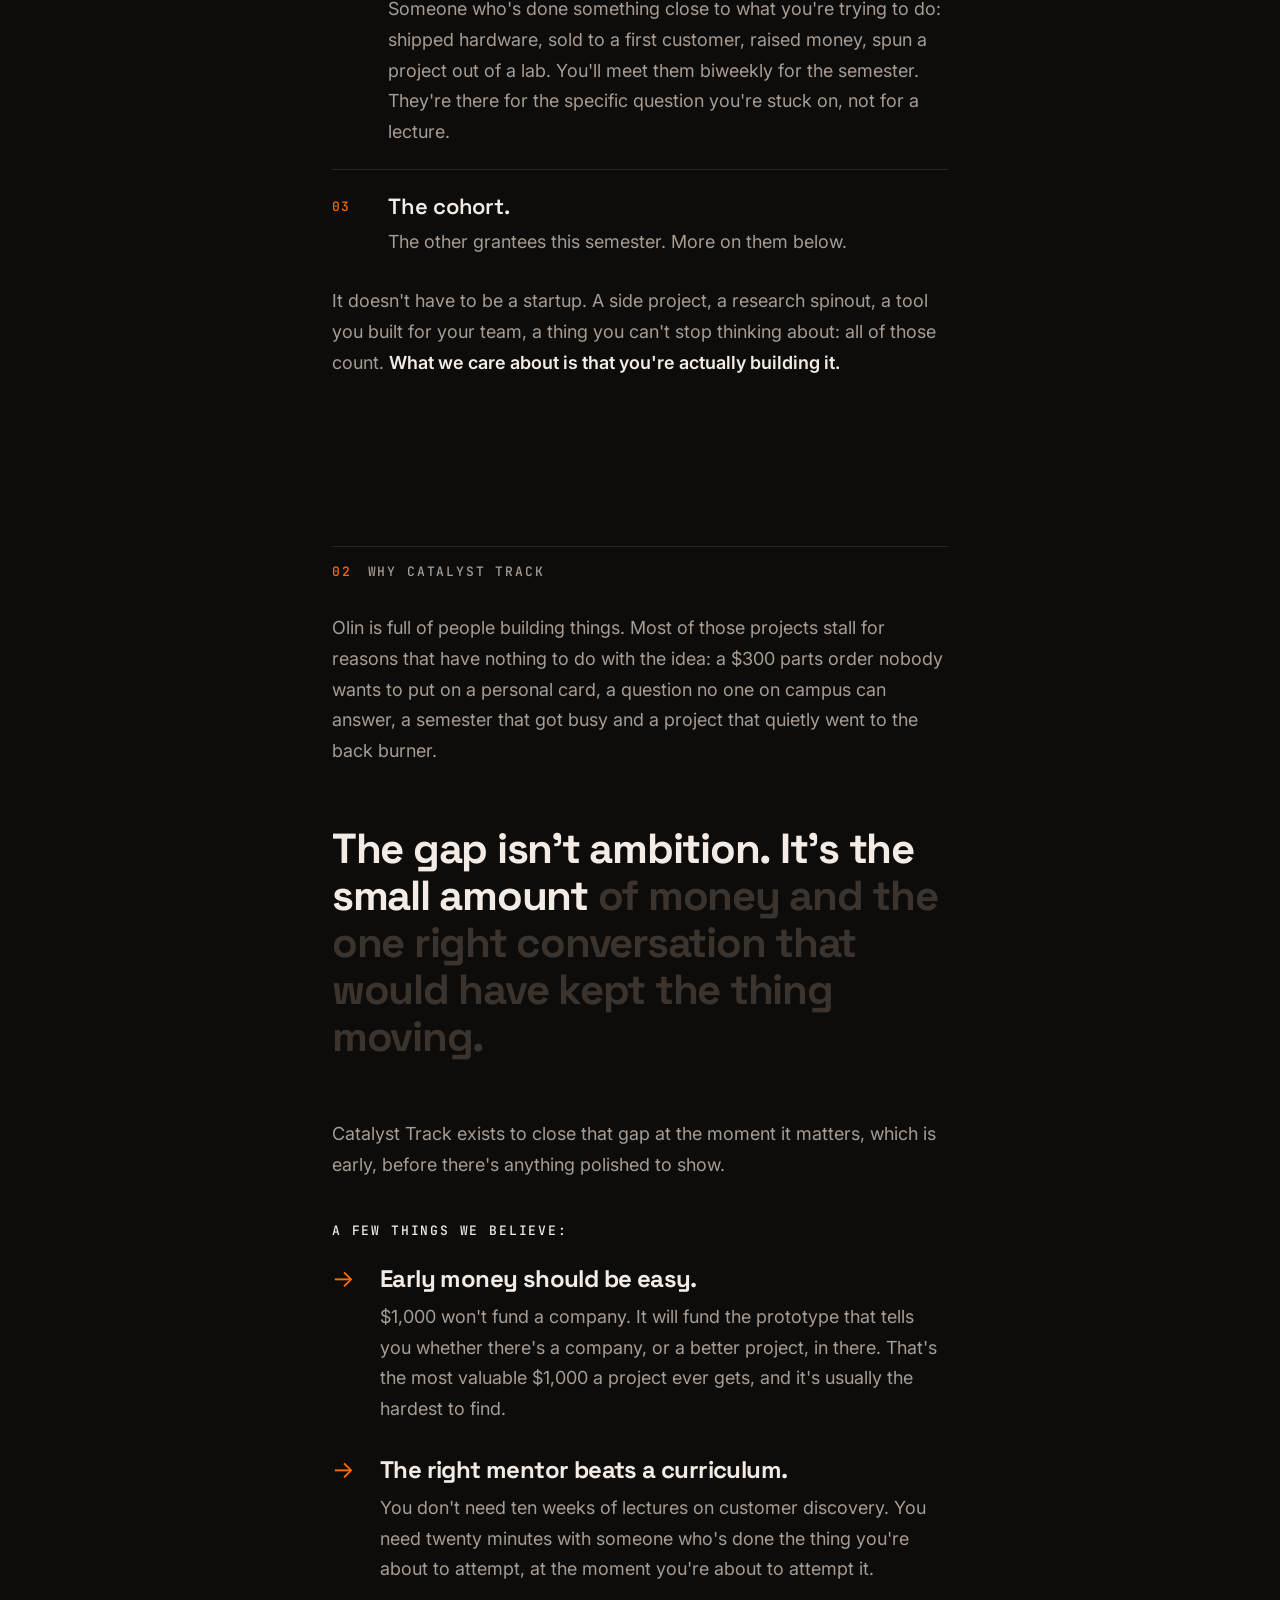
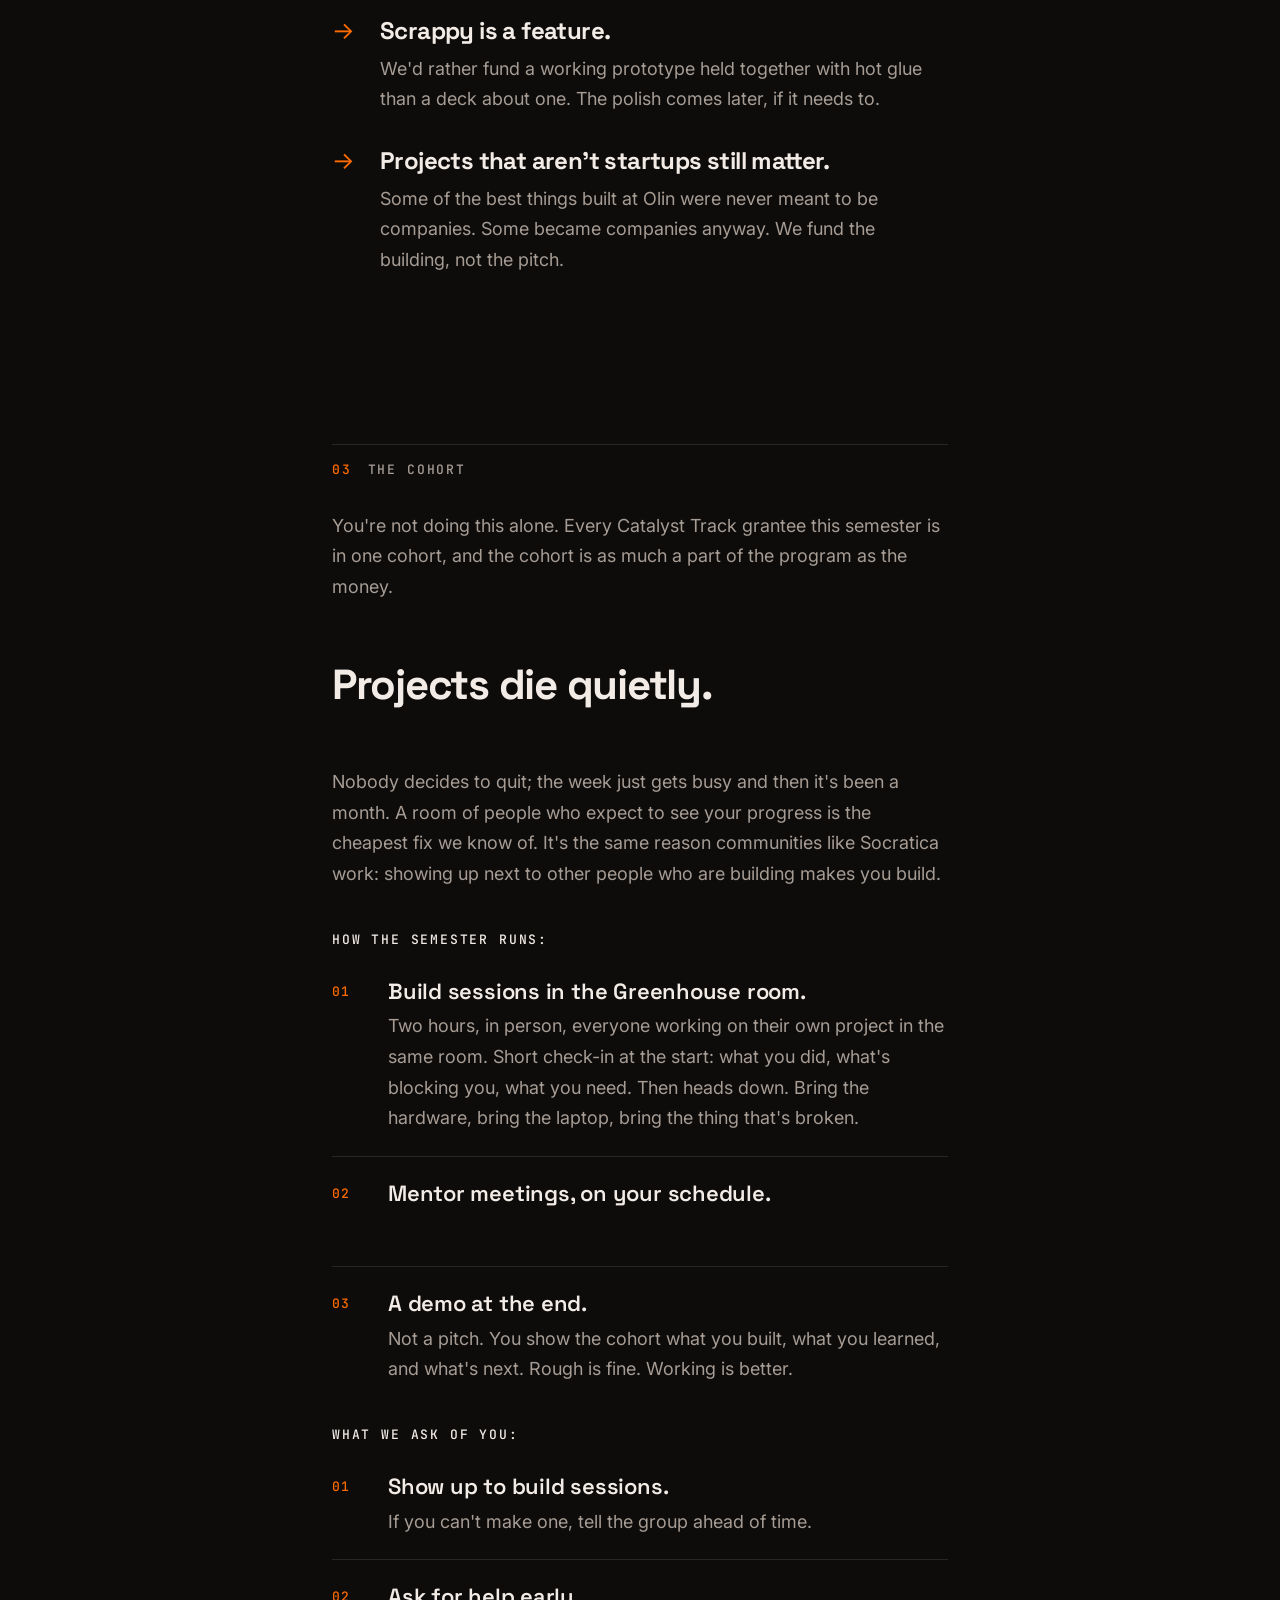
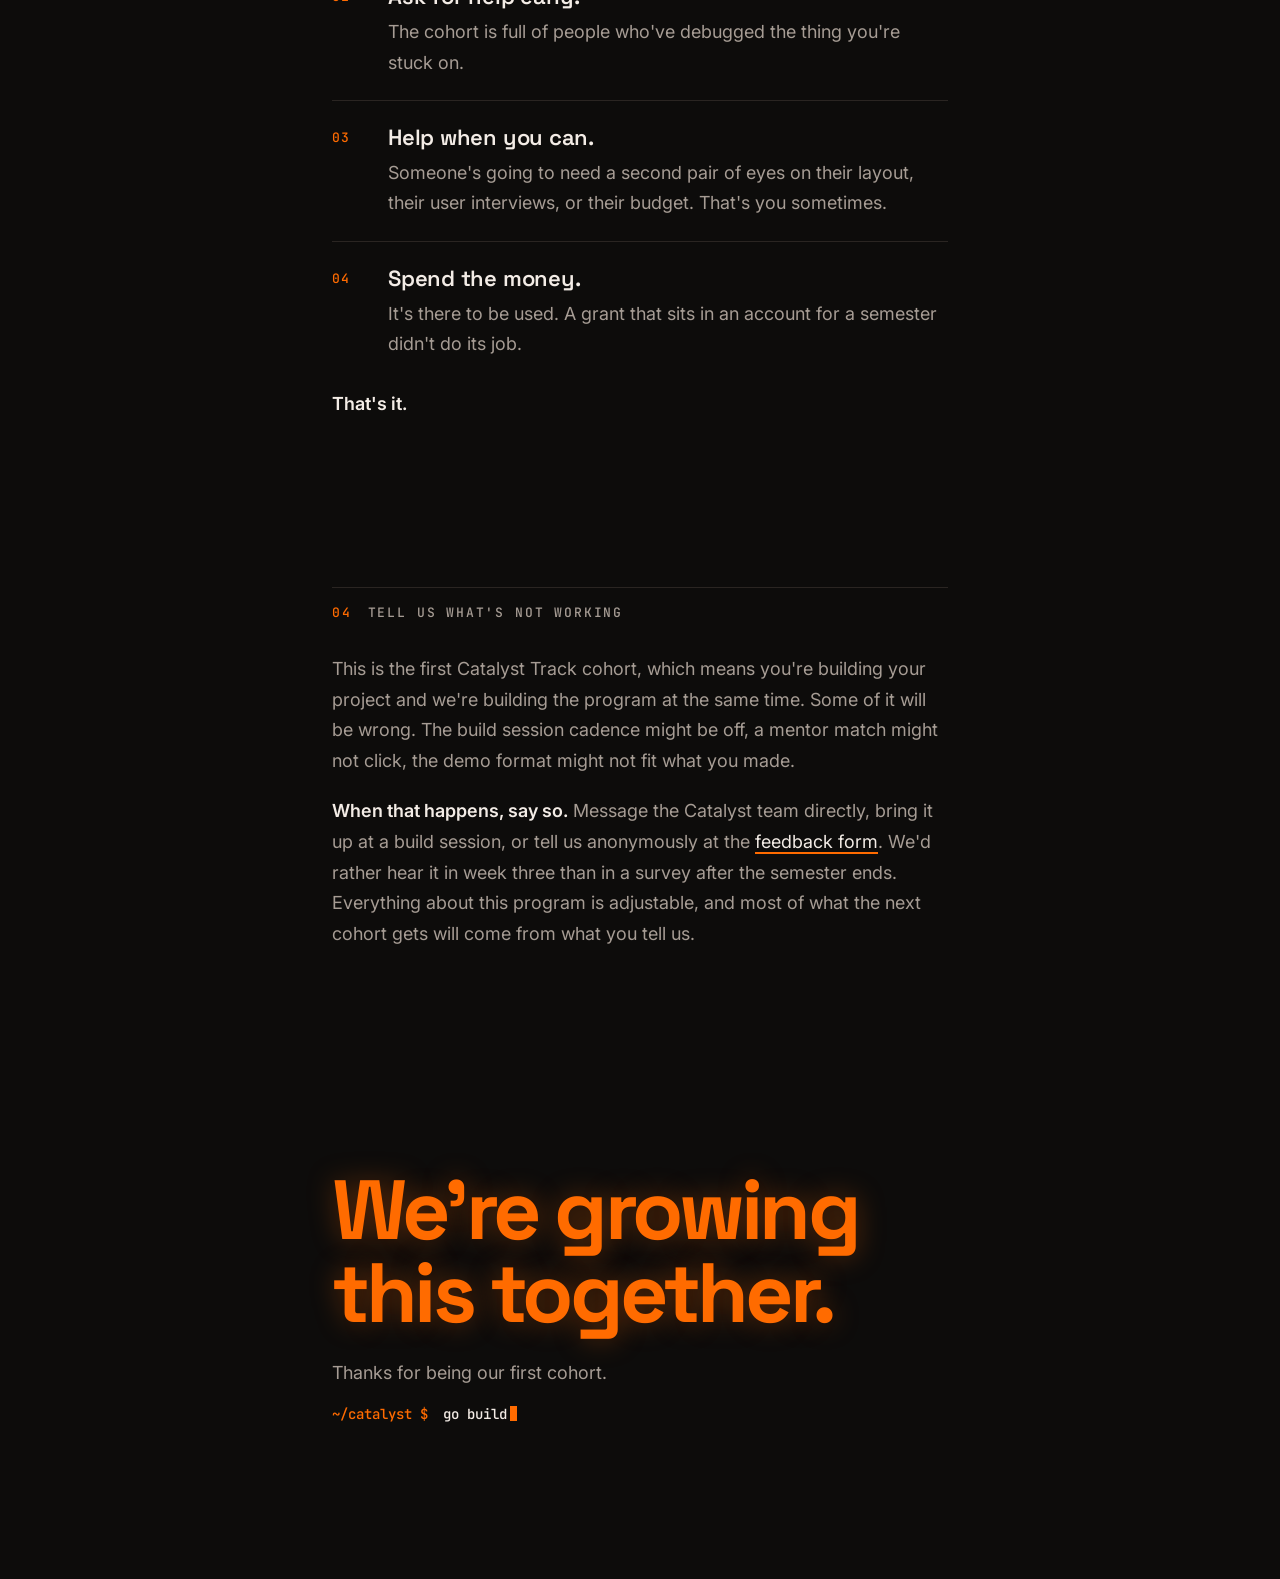
<file: track/v2/index.html>
<!doctype html>
<html lang="en">
<head>
  <meta charset="utf-8">
  <meta name="viewport" content="width=device-width, initial-scale=1, viewport-fit=cover">
  <title>Welcome to Catalyst Track (v2)</title>
  <meta name="description" content="Catalyst Track: $1,000, a mentor, and a semester to push your project further than you could alone. Run by Olin Catalyst.">
  <meta name="robots" content="noindex">
  <meta name="theme-color" content="#0D0C0B">
  <link rel="icon" href="../../hackathon/assets/favicon.svg" type="image/svg+xml">
  <link rel="preconnect" href="https://fonts.googleapis.com">
  <link rel="preconnect" href="https://fonts.gstatic.com" crossorigin>
  <link rel="stylesheet" href="https://fonts.googleapis.com/css2?family=Inter:wght@400;500;600&family=JetBrains+Mono:wght@500&family=Space+Grotesk:wght@600;700&display=swap">
  <link rel="stylesheet" href="../v1/track.css">
  <link rel="stylesheet" href="hack.css">
  <script>
    document.documentElement.classList.add("js");
    // boot screen runs once per visit; the title starts typing when it's done
    window.noHeadingScramble = true; // v2 keeps only the rule sweep on headings
    window.bootDone = new Promise(function (r) { window.bootResolve = r; });
  </script>
</head>
<body>
  <div class="boot" id="boot" aria-hidden="true"><pre id="boot-log"></pre><p class="boot-skip">press any key to skip</p></div>
  <div class="progress" aria-hidden="true"><i id="bar"></i></div>
  <p class="readout" id="readout" aria-hidden="true">[ 00% ]</p>

  <nav class="side-toc" id="side-toc" aria-hidden="true">
      <a tabindex="-1" href="#what-it-is">01</a>
      <a tabindex="-1" href="#why">02</a>
      <a tabindex="-1" href="#cohort">03</a>
      <a tabindex="-1" href="#feedback">04</a>
  </nav>

  <main class="letter">

    <header class="opening">
      <p class="cmd" aria-hidden="true"><span class="prompt">~/catalyst $</span> cat welcome.md</p>
      <h1 id="title" aria-label="Welcome to Catalyst Track.">Welcome to<br>Catalyst Track.</h1>
      <p>This is the short version of what Catalyst Track is, why we started it, and what the next semester looks like. Read it once, then go build.<span class="cursor" aria-hidden="true"></span></p>
      <nav class="toc" aria-label="Contents">
        <p class="cmd" aria-hidden="true"><span class="prompt">~/catalyst $</span> ls</p>
        <ol>
          <li><a href="#what-it-is"><span>01</span>What Catalyst Track is</a></li>
          <li><a href="#why"><span>02</span>Why Catalyst Track</a></li>
          <li><a href="#cohort"><span>03</span>The cohort</a></li>
          <li><a href="#feedback"><span>04</span>Tell us what's not working</a></li>
        </ol>
      </nav>
    </header>

    <section id="what-it-is">
      <h2><span>01</span>What Catalyst Track is</h2>
      <p class="big">$1,000, a mentor, and a semester to push your project further than you could alone.</p>
      <p>It's run by Olin Catalyst, Olin's student entrepreneurship hub, for Olin students building something real.</p>

      <dl class="parts">
        <dt>The grant.</dt>
        <dd>$1,000, non-dilutive, no strings. It's for parts, materials, PCB runs, cloud credits, user incentives, whatever gets the next version into the world. We don't take equity and we don't own anything you make.</dd>
        <dt>The mentor.</dt>
        <dd>Someone who's done something close to what you're trying to do: shipped hardware, sold to a first customer, raised money, spun a project out of a lab. You'll meet them biweekly for the semester. They're there for the specific question you're stuck on, not for a lecture.</dd>
        <dt>The cohort.</dt>
        <dd>The other grantees this semester. More on them below.</dd>
      </dl>

      <p>It doesn't have to be a startup. A side project, a research spinout, a tool you built for your team, a thing you can't stop thinking about: all of those count. <strong>What we care about is that you're actually building it.</strong></p>
    </section>

    <section id="why">
      <h2><span>02</span>Why Catalyst Track</h2>
      <p>Olin is full of people building things. Most of those projects stall for reasons that have nothing to do with the idea: a $300 parts order nobody wants to put on a personal card, a question no one on campus can answer, a semester that got busy and a project that quietly went to the back burner.</p>
      <p class="big">The gap isn't ambition. It's the small amount of money and the one right conversation that would have kept the thing moving.</p>
      <p>Catalyst Track exists to close that gap at the moment it matters, which is early, before there's anything polished to show.</p>

      <p class="kicker">A few things we believe:</p>
      <ol class="beliefs">
        <li><h3>Early money should be easy.</h3><p>$1,000 won't fund a company. It will fund the prototype that tells you whether there's a company, or a better project, in there. That's the most valuable $1,000 a project ever gets, and it's usually the hardest to find.</p></li>
        <li><h3>The right mentor beats a curriculum.</h3><p>You don't need ten weeks of lectures on customer discovery. You need twenty minutes with someone who's done the thing you're about to attempt, at the moment you're about to attempt it.</p></li>
        <li><h3>Scrappy is a feature.</h3><p>We'd rather fund a working prototype held together with hot glue than a deck about one. The polish comes later, if it needs to.</p></li>
        <li><h3>Projects that aren't startups still matter.</h3><p>Some of the best things built at Olin were never meant to be companies. Some became companies anyway. We fund the building, not the pitch.</p></li>
      </ol>
    </section>

    <section id="cohort">
      <h2><span>03</span>The cohort</h2>
      <p>You're not doing this alone. Every Catalyst Track grantee this semester is in one cohort, and the cohort is as much a part of the program as the money.</p>
      <p class="big">Projects die quietly.</p>
      <p>Nobody decides to quit; the week just gets busy and then it's been a month. A room of people who expect to see your progress is the cheapest fix we know of. It's the same reason communities like Socratica work: showing up next to other people who are building makes you build.</p>

      <p class="kicker">How the semester runs:</p>
      <dl class="parts">
        <dt>Build sessions in the Greenhouse room.</dt>
        <dd>Two hours, in person, everyone working on their own project in the same room. Short check-in at the start: what you did, what's blocking you, what you need. Then heads down. Bring the hardware, bring the laptop, bring the thing that's broken.</dd>
        <dt>Mentor meetings, on your schedule.</dt>
        <dd>You and your mentor set the cadence. Biweekly is a good default.</dd>
        <dt>A demo at the end.</dt>
        <dd>Not a pitch. You show the cohort what you built, what you learned, and what's next. Rough is fine. Working is better.</dd>
      </dl>

      <p class="kicker">What we ask of you:</p>
      <dl class="parts">
        <dt>Show up to build sessions.</dt>
        <dd>If you can't make one, tell the group ahead of time.</dd>
        <dt>Ask for help early.</dt>
        <dd>The cohort is full of people who've debugged the thing you're stuck on.</dd>
        <dt>Help when you can.</dt>
        <dd>Someone's going to need a second pair of eyes on their layout, their user interviews, or their budget. That's you sometimes.</dd>
        <dt>Spend the money.</dt>
        <dd>It's there to be used. A grant that sits in an account for a semester didn't do its job.</dd>
      </dl>

      <p><strong>That's it.</strong></p>
    </section>

    <section id="feedback">
      <h2><span>04</span>Tell us what's not working</h2>
      <p>This is the first Catalyst Track cohort, which means you're building your project and we're building the program at the same time. Some of it will be wrong. The build session cadence might be off, a mentor match might not click, the demo format might not fit what you made.</p>
      <!-- TODO: replace href with the anonymous feedback form URL -->
      <p><strong>When that happens, say so.</strong> Message the Catalyst team directly, bring it up at a build session, or tell us anonymously at the <a href="#">feedback form</a>. We'd rather hear it in week three than in a survey after the semester ends. Everything about this program is adjustable, and most of what the next cohort gets will come from what you tell us.</p>
    </section>

    <footer class="closing">
      <p class="huge">We're growing this together.</p>
      <p>Thanks for being our first cohort.</p>
      <p class="cmd cmd-end" aria-hidden="true"><span class="prompt">~/catalyst $</span> go build<span class="cursor"></span></p>
    </footer>

  </main>
  <script src="../v1/track.js"></script>
  <script src="hack.js"></script>
</body>
</html>
</file>
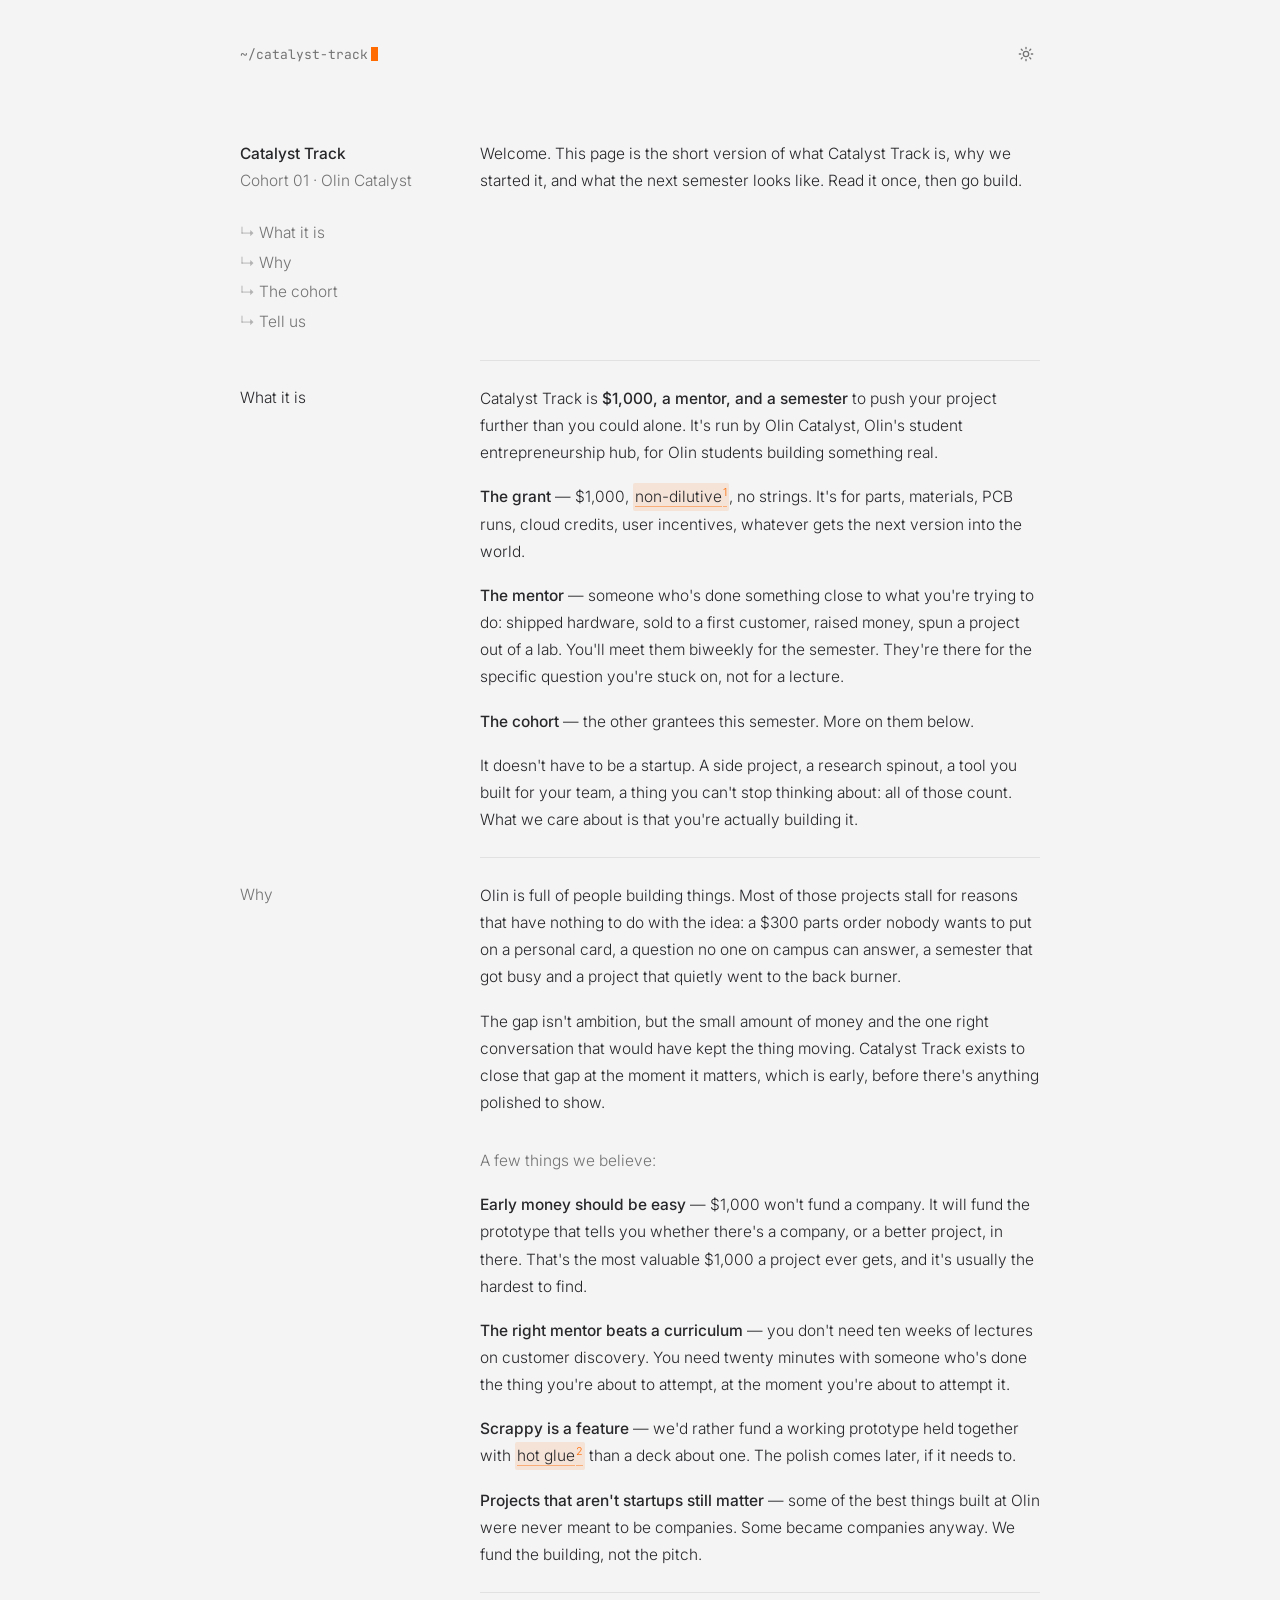
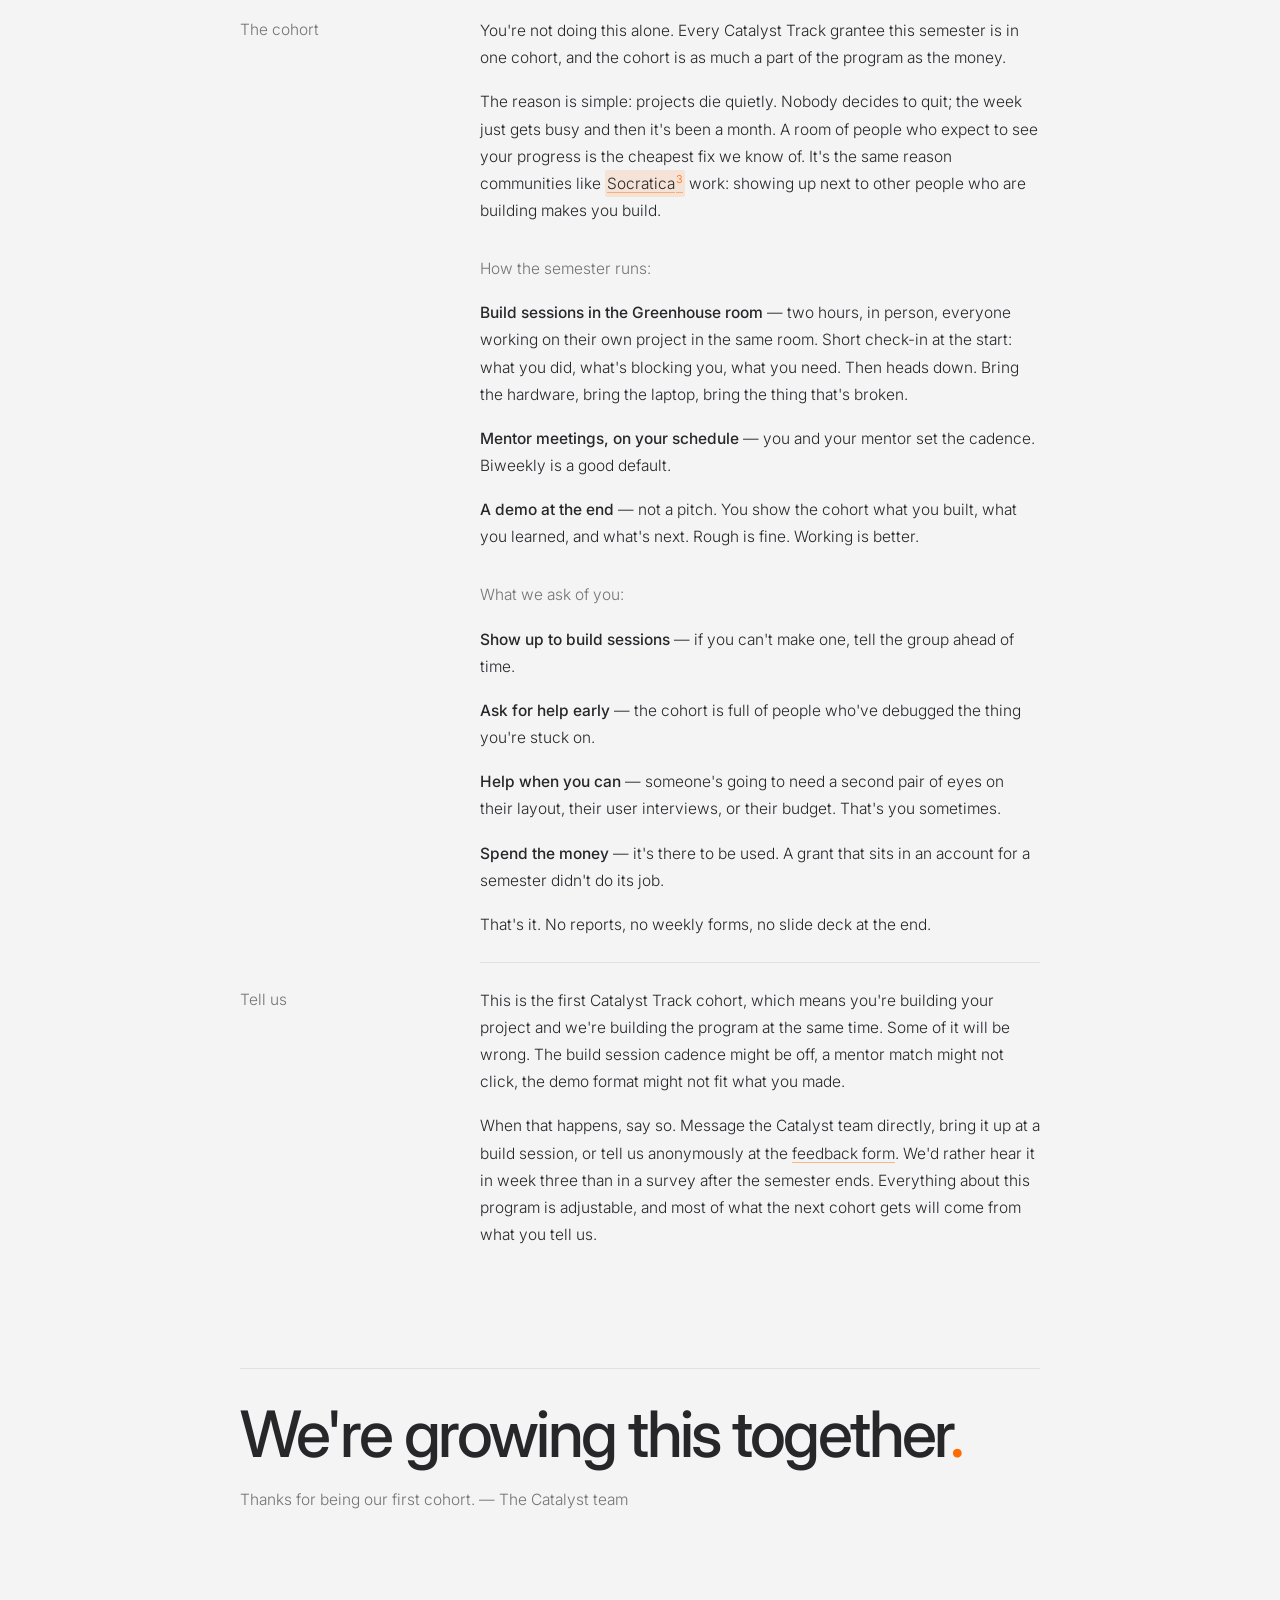
<file: track/v3/index.html>
<!doctype html>
<html lang="en">
<head>
  <meta charset="utf-8">
  <meta name="viewport" content="width=device-width, initial-scale=1, viewport-fit=cover">
  <title>Welcome to Catalyst Track</title>
  <meta name="description" content="Catalyst Track: $1,000, a mentor, and a semester to push your project further than you could alone. Run by Olin Catalyst.">
  <meta name="robots" content="noindex">
  <link rel="icon" href="../../hackathon/assets/favicon.svg" type="image/svg+xml">
  <link rel="preconnect" href="https://fonts.googleapis.com">
  <link rel="preconnect" href="https://fonts.gstatic.com" crossorigin>
  <link rel="stylesheet" href="https://fonts.googleapis.com/css2?family=Inter:wght@300;400;500;600&family=JetBrains+Mono:wght@400&display=swap">
  <link rel="stylesheet" href="v3.css">
  <script>
    // apply saved theme before paint (light by default)
    try { if (localStorage.getItem('ct-theme') === 'dark') document.documentElement.classList.add('dark'); } catch (e) {}
    document.documentElement.classList.add('js');
  </script>
</head>
<body>
  <main class="page">

    <div class="topline">
      <span class="path">~/catalyst-track<span class="cursor" aria-hidden="true"></span></span>
      <button class="theme" id="theme" type="button" aria-label="Toggle dark mode">
        <svg class="sun" viewBox="0 0 24 24" width="16" height="16" aria-hidden="true"><circle cx="12" cy="12" r="4"/><path d="M12 2v2M12 20v2m-7.07-17.07 1.41 1.41m11.32 11.32 1.41 1.41M2 12h2m16 0h2M6.34 17.66l-1.41 1.41M19.07 4.93l-1.41 1.41"/></svg>
        <svg class="moon" viewBox="0 0 24 24" width="16" height="16" aria-hidden="true"><path d="M12 3a6 6 0 0 0 9 9 9 9 0 1 1-9-9Z"/></svg>
      </button>
    </div>

    <!-- intro -->
    <header class="row intro">
      <div class="label">
        <h1>Catalyst Track</h1>
        <p class="muted">Cohort 01 · Olin Catalyst</p>
        <nav class="contents" aria-label="Contents">
          <a href="#what">What it is</a>
          <a href="#why">Why</a>
          <a href="#cohort">The cohort</a>
          <a href="#feedback">Tell us</a>
        </nav>
      </div>
      <div class="body">
        <p class="lede">Welcome. This page is the short version of what Catalyst Track is, why we started it, and what the next semester looks like. Read it once, then go build.</p>
      </div>
    </header>

    <!-- I -->
    <section class="row" id="what">
      <div class="label"><h2>What it is</h2></div>
      <div class="body">
        <p>Catalyst Track is <b>$1,000, a mentor, and a semester</b> to push your project further than you could alone. It's run by Olin Catalyst, Olin's student entrepreneurship hub, for Olin students building something real.</p>

        <p><b>The grant</b> — $1,000, <button class="fn" type="button" aria-expanded="false">non-dilutive<sup>1</sup><span class="fn-note"> [we don't take equity and we don't own anything you make]</span></button>, no strings. It's for parts, materials, PCB runs, cloud credits, user incentives, whatever gets the next version into the world.</p>
        <p><b>The mentor</b> — someone who's done something close to what you're trying to do: shipped hardware, sold to a first customer, raised money, spun a project out of a lab. You'll meet them biweekly for the semester. They're there for the specific question you're stuck on, not for a lecture.</p>
        <p><b>The cohort</b> — the other grantees this semester. More on them below.</p>

        <p>It doesn't have to be a startup. A side project, a research spinout, a tool you built for your team, a thing you can't stop thinking about: all of those count. What we care about is that you're actually building it.</p>
      </div>
    </section>

    <!-- II -->
    <section class="row" id="why">
      <div class="label"><h2>Why</h2></div>
      <div class="body">
        <p>Olin is full of people building things. Most of those projects stall for reasons that have nothing to do with the idea: a $300 parts order nobody wants to put on a personal card, a question no one on campus can answer, a semester that got busy and a project that quietly went to the back burner.</p>
        <p>The gap isn't ambition, but the small amount of money and the one right conversation that would have kept the thing moving. Catalyst Track exists to close that gap at the moment it matters, which is early, before there's anything polished to show.</p>

        <p class="muted">A few things we believe:</p>
        <p><b>Early money should be easy</b> — $1,000 won't fund a company. It will fund the prototype that tells you whether there's a company, or a better project, in there. That's the most valuable $1,000 a project ever gets, and it's usually the hardest to find.</p>
        <p><b>The right mentor beats a curriculum</b> — you don't need ten weeks of lectures on customer discovery. You need twenty minutes with someone who's done the thing you're about to attempt, at the moment you're about to attempt it.</p>
        <p><b>Scrappy is a feature</b> — we'd rather fund a working prototype held together with <button class="fn" type="button" aria-expanded="false">hot glue<sup>2</sup><span class="fn-note"> [a perfectly valid engineering material]</span></button> than a deck about one. The polish comes later, if it needs to.</p>
        <p><b>Projects that aren't startups still matter</b> — some of the best things built at Olin were never meant to be companies. Some became companies anyway. We fund the building, not the pitch.</p>
      </div>
    </section>

    <!-- III -->
    <section class="row" id="cohort">
      <div class="label"><h2>The cohort</h2></div>
      <div class="body">
        <p>You're not doing this alone. Every Catalyst Track grantee this semester is in one cohort, and the cohort is as much a part of the program as the money.</p>
        <p>The reason is simple: projects die quietly. Nobody decides to quit; the week just gets busy and then it's been a month. A room of people who expect to see your progress is the cheapest fix we know of. It's the same reason communities like <button class="fn" type="button" aria-expanded="false">Socratica<sup>3</sup><span class="fn-note"> [where people show up each week to work on their own projects, side by side]</span></button> work: showing up next to other people who are building makes you build.</p>

        <p class="muted">How the semester runs:</p>
        <p><b>Build sessions in the Greenhouse room</b> — two hours, in person, everyone working on their own project in the same room. Short check-in at the start: what you did, what's blocking you, what you need. Then heads down. Bring the hardware, bring the laptop, bring the thing that's broken.</p>
        <p><b>Mentor meetings, on your schedule</b> — you and your mentor set the cadence. Biweekly is a good default.</p>
        <p><b>A demo at the end</b> — not a pitch. You show the cohort what you built, what you learned, and what's next. Rough is fine. Working is better.</p>

        <p class="muted">What we ask of you:</p>
        <p><b>Show up to build sessions</b> — if you can't make one, tell the group ahead of time.</p>
        <p><b>Ask for help early</b> — the cohort is full of people who've debugged the thing you're stuck on.</p>
        <p><b>Help when you can</b> — someone's going to need a second pair of eyes on their layout, their user interviews, or their budget. That's you sometimes.</p>
        <p><b>Spend the money</b> — it's there to be used. A grant that sits in an account for a semester didn't do its job.</p>

        <p>That's it. No reports, no weekly forms, no slide deck at the end.</p>
      </div>
    </section>

    <!-- IV -->
    <section class="row" id="feedback">
      <div class="label"><h2>Tell us</h2></div>
      <div class="body">
        <p>This is the first Catalyst Track cohort, which means you're building your project and we're building the program at the same time. Some of it will be wrong. The build session cadence might be off, a mentor match might not click, the demo format might not fit what you made.</p>
        <!-- TODO: replace href with the anonymous feedback form URL -->
        <p>When that happens, say so. Message the Catalyst team directly, bring it up at a build session, or tell us anonymously at the <a href="#">feedback form</a>. We'd rather hear it in week three than in a survey after the semester ends. Everything about this program is adjustable, and most of what the next cohort gets will come from what you tell us.</p>
      </div>
    </section>

    <!-- closing: the one big moment -->
    <footer class="closing">
      <p class="big">We're growing this together<span class="dot">.</span></p>
      <p class="muted">Thanks for being our first cohort. — The Catalyst team</p>
    </footer>

  </main>
  <script src="v3.js"></script>
</body>
</html>
</file>
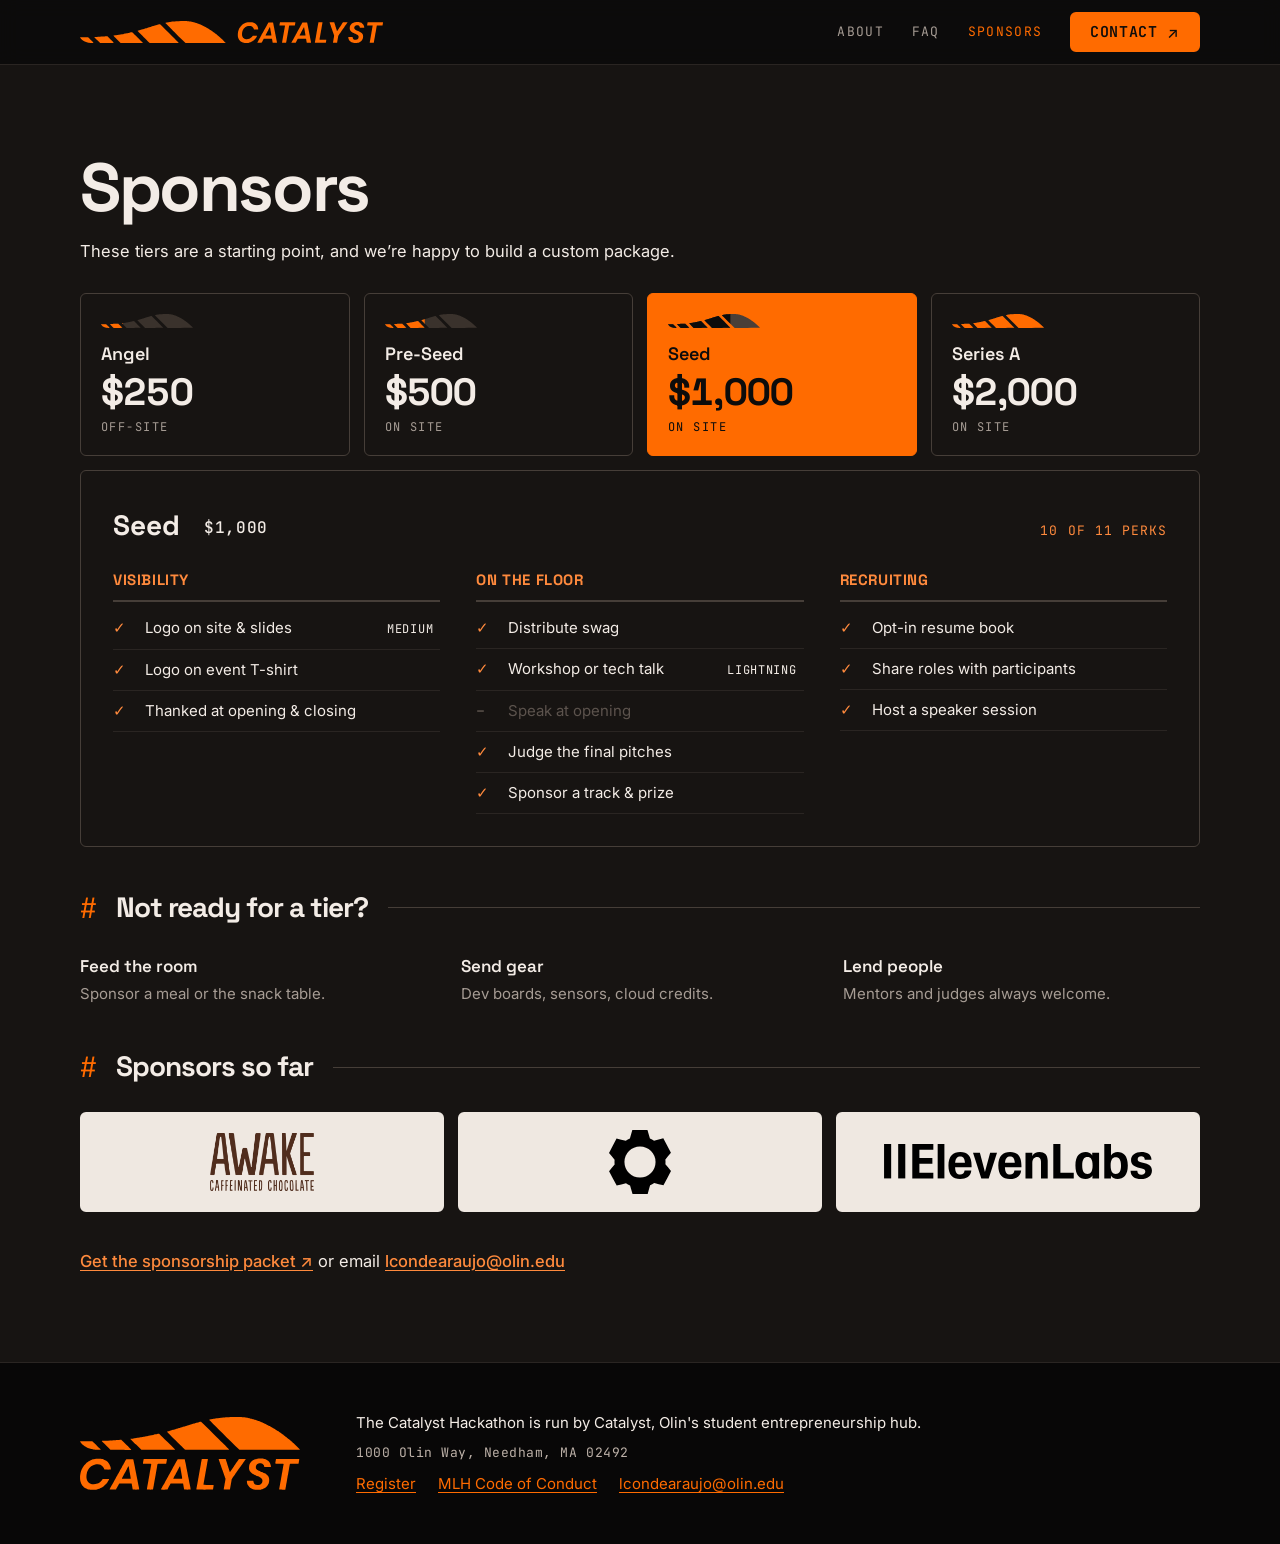
<file: hackathon/sponsor.html>
<!doctype html>
<html lang="en" class="no-js">
<head>
<meta charset="utf-8">
<script>document.documentElement.classList.remove("no-js");document.documentElement.classList.add("js")</script>
<meta name="viewport" content="width=device-width, initial-scale=1, viewport-fit=cover">
<title>Sponsors</title>
<meta name="description" content="Sponsor Catalyst Hackathon: about 100 Boston-area student builders, Saturday, Feb 6, 2027 at Olin College in Needham, MA.">
<meta name="theme-color" content="#0D0C0B">
<meta property="og:type" content="website">
<meta property="og:title" content="Sponsor · Catalyst Hackathon">
<meta property="og:description" content="Mentor on the floor, bring a real problem as a challenge, and stay for the pitches. Feb 6, 2027 at Olin College.">
<meta property="og:image" content="https://olincatalyst.org/hackathon/assets/og.png">
<meta name="twitter:card" content="summary_large_image">
<link rel="icon" href="assets/favicon.svg" type="image/svg+xml">
<link rel="apple-touch-icon" href="assets/apple-touch-icon.png">
<link rel="preconnect" href="https://fonts.googleapis.com">
<link rel="preconnect" href="https://fonts.gstatic.com" crossorigin>
<link rel="stylesheet" href="https://fonts.googleapis.com/css2?family=Inter:wght@400;500;600;700&family=JetBrains+Mono:wght@400;500;600;700&family=Space+Grotesk:wght@500;600;700&display=swap">
<link rel="stylesheet" href="styles.css">
</head>
<body>
<svg width="0" height="0" style="position:absolute" aria-hidden="true"><symbol id="arc" viewBox="0 0 1799 272"><path fill-rule="evenodd" d="M133.2 271.5C132.4 271.3 130.0 271.1 127.8 271.1C125.7 271.0 122.4 270.8 120.6 270.5C118.8 270.3 115.3 269.8 113.0 269.5C110.7 269.2 107.8 268.8 106.8 268.5C105.7 268.3 103.4 267.8 101.8 267.5C98.4 266.8 95.0 266.1 92.8 265.5C91.9 265.3 90.2 264.8 89.0 264.5C87.8 264.2 86.2 263.7 85.5 263.5C84.8 263.3 83.2 262.8 82.0 262.5C79.1 261.7 74.0 260.1 72.8 259.5C72.2 259.3 70.4 258.6 68.8 258.0C65.4 256.8 52.2 250.3 48.2 248.0C46.9 247.2 45.4 246.3 45.0 246.1C43.0 245.3 33.1 238.3 27.5 233.8C19.2 227.2 9.9 217.6 4.8 210.5C1.8 206.3 -0.3 202.1 0.3 201.5C1.4 200.4 15.1 200.0 55.3 200.0L97.8 200.0L99.8 201.6C103.5 204.7 156.0 256.6 164.7 265.8C170.5 272.0 170.6 272.0 150.8 271.9C142.0 271.9 134.1 271.7 133.2 271.5ZM249.0 271.5C249.0 271.2 248.7 271.0 248.3 271.0C247.9 271.0 232.9 256.3 214.9 238.4C181.8 205.3 177.0 200.4 177.0 199.6C177.0 198.5 180.6 198.1 194.0 197.5C201.8 197.2 210.3 196.9 212.8 196.7C215.2 196.6 221.6 196.2 227.0 196.0C257.9 194.4 271.0 193.7 277.5 193.0C280.1 192.7 285.7 192.3 290.0 192.0C294.3 191.8 300.8 191.3 304.5 191.0C308.2 190.7 314.7 190.3 319.0 190.0C323.3 189.8 329.0 189.4 331.8 189.2C336.0 188.9 337.0 189.0 338.5 189.8C340.7 190.9 415.4 265.5 417.3 268.4C419.8 272.4 427.9 272.0 333.5 272.0C277.5 272.0 249.0 271.8 249.0 271.5ZM457.9 228.5C434.0 204.5 413.9 184.2 413.2 183.2C412.2 182.0 412.0 181.3 412.4 180.9C413.1 180.2 416.1 179.6 422.2 179.0C427.9 178.4 432.5 177.8 436.5 177.0C439.9 176.4 445.4 175.6 451.0 175.0C453.3 174.7 456.8 174.3 458.8 174.0C465.2 173.0 468.2 172.5 471.2 172.0C472.9 171.7 475.7 171.3 477.5 171.0C479.3 170.7 481.9 170.3 483.2 170.0C484.6 169.8 487.2 169.3 489.0 169.0C490.8 168.7 493.5 168.2 495.0 168.0C498.1 167.5 503.2 166.7 507.8 166.0C510.7 165.5 513.1 165.0 518.5 164.0C520.0 163.7 522.7 163.3 524.5 163.0C528.9 162.4 534.3 161.3 540.0 160.0C541.2 159.7 544.6 159.1 547.5 158.5C552.5 157.6 555.1 157.0 559.8 155.9C560.9 155.7 563.1 155.3 564.8 155.0C566.4 154.8 569.0 154.3 570.5 154.0C572.0 153.7 574.3 153.2 575.5 153.0C576.7 152.7 578.8 152.3 580.0 152.0C582.1 151.5 584.0 151.1 590.1 150.0C591.6 149.8 593.6 149.3 594.8 149.0C595.9 148.7 597.6 148.2 598.8 148.0C599.9 147.7 601.6 147.3 602.8 147.0C606.9 145.8 616.0 143.8 619.8 143.2C623.1 142.6 629.1 141.2 630.8 140.5C633.0 139.5 642.2 138.5 644.7 138.9C646.5 139.1 651.6 144.1 711.2 203.6C746.8 239.0 776.1 268.6 776.5 269.2C777.0 270.2 777.0 270.6 776.5 271.2C775.9 271.9 761.4 272.0 638.6 272.0L501.2 272.0L457.9 228.5ZM860.9 271.6C860.8 271.4 859.9 270.6 858.9 269.9C856.1 267.8 713.6 125.5 712.4 123.6C710.6 120.7 711.5 120.1 720.0 118.0C722.0 117.5 728.9 115.7 731.4 115.0C732.3 114.7 733.7 114.3 734.6 114.0C735.5 113.8 736.8 113.4 737.5 113.2C738.2 113.1 739.2 112.7 739.8 112.5C740.3 112.3 741.8 111.8 743.0 111.5C744.2 111.2 745.8 110.7 746.5 110.5C747.2 110.3 748.8 109.8 750.0 109.5C751.2 109.1 753.5 108.5 755.0 108.0C756.5 107.5 758.9 106.8 760.2 106.5C763.3 105.8 766.3 105.0 768.0 104.5C768.7 104.3 770.3 103.8 771.5 103.5C772.7 103.2 774.2 102.7 774.8 102.5C775.3 102.3 777.4 101.6 779.5 101.0C787.4 98.6 789.8 97.9 790.8 97.5C791.3 97.3 792.8 96.8 794.0 96.5C795.2 96.2 796.8 95.7 797.5 95.5C798.2 95.3 799.6 94.9 800.8 94.6C802.4 94.1 813.5 90.8 817.5 89.5C818.2 89.3 819.8 88.8 821.0 88.5C823.7 87.8 824.5 87.5 830.0 85.6C832.3 84.8 835.9 83.6 838.0 83.0C840.1 82.4 842.2 81.7 842.8 81.5C843.3 81.3 844.8 80.8 846.0 80.5C847.2 80.2 848.8 79.7 849.5 79.5C850.2 79.3 851.8 78.8 853.0 78.5C856.0 77.6 858.8 76.8 861.2 75.9C862.4 75.5 864.1 74.9 865.2 74.5C866.4 74.2 867.7 73.8 868.2 73.5C869.4 73.1 874.6 71.5 878.0 70.5C879.2 70.2 880.7 69.7 881.2 69.5C881.8 69.3 883.3 68.8 884.5 68.5C885.7 68.1 889.7 66.9 893.2 65.6C896.8 64.4 900.3 63.3 901.0 63.2C901.7 63.0 902.7 62.7 903.2 62.5C904.2 62.2 905.3 61.8 910.0 60.5C911.2 60.2 913.5 59.5 915.0 59.0C916.5 58.5 918.8 57.9 920.0 57.5C921.2 57.2 922.6 56.7 923.1 56.5C923.6 56.2 924.5 56.0 925.1 56.0C925.8 56.0 926.5 55.8 926.8 55.6C927.0 55.4 928.3 54.9 929.5 54.5C930.7 54.2 932.2 53.7 932.8 53.5C935.8 52.3 946.5 49.0 947.2 49.0C947.7 49.0 948.4 48.8 948.9 48.5C949.4 48.3 951.7 47.6 954.0 47.0C956.3 46.4 959.8 45.5 961.8 44.9C965.4 43.9 967.1 43.4 971.2 42.5C972.6 42.2 974.2 41.7 974.8 41.5C979.2 39.6 981.8 39.0 985.4 39.0L989.2 39.0L1009.1 58.9C1146.6 196.1 1217.6 267.1 1218.7 268.6C1220.0 270.3 1220.0 270.6 1219.3 271.2C1218.7 271.9 1199.4 272.0 1039.8 272.0C941.5 272.0 861.0 271.8 860.9 271.6ZM1268.4 237.2C1190.3 159.7 1055.0 24.1 1055.0 23.3C1055.0 22.1 1057.2 21.2 1063.0 20.3C1065.9 19.8 1069.3 19.2 1070.5 18.9C1071.7 18.7 1073.8 18.3 1075.0 18.0C1076.2 17.8 1078.6 17.3 1080.2 17.0C1083.5 16.3 1086.1 15.9 1091.0 15.0C1092.8 14.7 1095.5 14.2 1097.0 14.0C1101.7 13.2 1111.1 11.8 1117.8 11.0C1120.0 10.7 1123.5 10.3 1125.8 10.0C1136.3 8.7 1145.9 7.6 1153.8 7.0C1159.4 6.6 1164.1 6.1 1174.0 5.0C1178.2 4.5 1186.3 3.9 1201.2 3.0C1205.4 2.7 1212.3 2.3 1216.8 2.0C1251.1 -0.3 1309.1 -0.3 1328.0 2.0C1330.1 2.3 1334.1 2.7 1337.0 3.0C1342.2 3.5 1346.4 4.1 1352.2 5.0C1355.3 5.5 1359.2 6.1 1364.8 7.0C1367.6 7.4 1371.2 8.1 1376.0 9.0C1377.2 9.3 1379.2 9.6 1380.2 9.8C1381.3 9.9 1382.7 10.3 1383.2 10.5C1383.8 10.7 1385.3 11.0 1386.5 11.2C1387.7 11.3 1389.7 11.7 1390.8 12.0C1395.7 13.2 1397.0 13.5 1400.8 14.5C1403.0 15.1 1405.5 15.8 1406.5 16.1C1407.5 16.4 1408.9 16.7 1409.6 16.8C1410.4 17.0 1411.1 17.3 1411.3 17.6C1411.4 17.8 1412.2 18.0 1413.0 18.0C1413.8 18.0 1414.6 18.2 1414.8 18.5C1414.9 18.8 1415.6 19.0 1416.3 19.0C1416.9 19.0 1418.0 19.2 1418.6 19.4C1419.2 19.7 1420.8 20.2 1422.0 20.5C1425.9 21.6 1427.7 22.1 1428.8 22.5C1429.3 22.7 1430.8 23.2 1432.0 23.5C1436.5 24.8 1437.8 25.2 1439.8 26.0C1440.8 26.4 1442.8 27.1 1444.0 27.5C1445.2 27.8 1446.7 28.3 1447.2 28.5C1447.8 28.8 1449.9 29.5 1452.0 30.2C1457.1 31.9 1459.9 32.9 1462.2 34.0C1463.2 34.6 1464.6 35.0 1465.3 35.0C1465.9 35.0 1466.6 35.2 1466.8 35.5C1466.9 35.8 1467.4 36.0 1467.8 36.0C1468.1 36.0 1469.9 36.6 1471.6 37.4C1474.8 38.9 1477.4 40.1 1480.5 41.4C1481.5 41.8 1482.6 42.3 1483.1 42.5C1483.6 42.8 1484.4 43.0 1484.9 43.0C1485.4 43.0 1487.2 43.7 1488.8 44.4C1490.4 45.2 1493.0 46.5 1494.5 47.1C1497.3 48.4 1501.5 50.4 1507.4 53.1C1517.4 57.7 1546.2 72.2 1549.4 74.3C1550.0 74.7 1550.7 75.0 1551.0 75.0C1551.3 75.0 1552.6 75.7 1553.8 76.5C1554.9 77.3 1556.1 78.0 1556.3 78.0C1556.4 78.0 1557.2 78.4 1557.9 78.9C1558.7 79.4 1561.0 80.8 1563.2 82.0C1565.5 83.2 1567.5 84.3 1567.8 84.5C1568.0 84.7 1569.1 85.4 1570.1 85.9C1574.4 88.3 1575.5 89.0 1577.3 90.1C1578.4 90.8 1580.3 91.9 1581.5 92.6C1586.8 95.5 1587.8 96.2 1589.2 97.2C1590.1 97.7 1590.8 98.4 1590.9 98.6C1591.0 98.8 1591.3 99.0 1591.6 99.0C1591.8 99.0 1593.4 99.9 1595.0 101.0C1596.6 102.1 1598.2 103.0 1598.5 103.0C1598.8 103.0 1599.0 103.2 1599.0 103.4C1599.0 103.6 1599.6 104.1 1600.4 104.5C1602.4 105.6 1613.4 112.9 1614.6 114.0C1615.2 114.6 1615.9 115.0 1616.1 115.0C1616.4 115.0 1617.6 115.7 1618.8 116.5C1619.9 117.3 1621.1 118.0 1621.3 118.0C1621.4 118.0 1621.9 118.3 1622.2 118.6C1622.8 119.2 1628.7 123.3 1632.8 126.0C1635.9 128.1 1638.8 130.2 1638.9 130.6C1639.0 130.8 1639.3 131.0 1639.6 131.0C1640.0 131.0 1643.8 133.5 1645.2 134.6C1645.5 134.9 1647.8 136.5 1650.2 138.3C1652.7 140.1 1655.3 142.0 1656.0 142.5C1656.7 143.0 1658.7 144.5 1660.5 145.8C1662.3 147.1 1663.9 148.3 1664.0 148.5C1664.1 148.7 1665.0 149.3 1666.0 150.0C1667.0 150.7 1669.5 152.6 1671.5 154.2C1673.6 155.9 1676.1 157.8 1677.0 158.5C1678.5 159.7 1683.8 163.8 1685.5 165.2C1685.9 165.5 1687.3 166.5 1688.5 167.5C1689.7 168.5 1690.9 169.4 1691.0 169.5C1691.1 169.7 1693.0 171.2 1695.2 173.0C1699.2 176.2 1704.2 180.4 1709.6 185.1C1711.2 186.5 1713.0 188.0 1713.6 188.4C1714.2 188.8 1714.9 189.3 1715.0 189.5C1715.1 189.6 1716.0 190.4 1717.0 191.1C1718.0 191.8 1719.5 193.2 1720.5 194.1C1721.5 195.0 1723.3 196.5 1724.5 197.5C1725.7 198.4 1727.3 199.8 1728.0 200.5C1728.7 201.2 1730.3 202.6 1731.5 203.7C1732.7 204.8 1735.2 207.0 1737.0 208.7C1738.8 210.4 1742.2 213.4 1744.5 215.5C1760.3 229.4 1796.5 265.4 1798.4 269.1C1799.0 270.3 1799.0 270.5 1798.4 271.2C1797.6 271.9 1773.9 272.0 1550.5 272.0L1303.5 272.0L1268.4 237.2Z"/></symbol></svg>
<a class="skip" href="#main">Skip to content</a>

<header class="topbar">
  <div class="wrap">
    <a class="brand" href="index.html" aria-label="Catalyst Hackathon home"><img src="assets/catalyst-lockup-horizontal.svg" width="3743" height="272" alt=""></a>
    <nav class="nav" aria-label="Main">
      <button class="nav-toggle js-only" id="nav-toggle" type="button" aria-expanded="false" aria-controls="nav-links"><span class="sr-only">Menu</span><span class="nav-toggle-bars" aria-hidden="true"></span></button>
      <div class="nav-links" id="nav-links">
        <a href="index.html#about">About</a>
        <a href="index.html#faq">FAQ</a>
        <a href="#sponsors" aria-current="page">Sponsors</a>
      </div>
      <a class="btn btn--ink" href="mailto:lcondearaujo@olin.edu?subject=Catalyst%20Hackathon%20sponsorship">Contact <span class="arrow-out" aria-hidden="true">↗</span></a>
    </nav>
  </div>
</header>

<main id="main">

  <section class="section sponsors" id="sponsors" aria-labelledby="sponsors-title">
    <div class="wrap">
      <div class="section-head section-head--stack">
        <h1 class="display" id="sponsors-title">Sponsors</h1>
        <p>These tiers are a starting point, and we’re happy to build a custom package.</p>
      </div>
      <div class="tier-tabs" role="tablist" aria-label="Sponsorship tiers"><button class="tier" role="tab" type="button" id="tier-tab-0" aria-controls="tier-panel-0" aria-selected="false" tabindex="-1"><svg class="tier-arc" viewBox="0 0 1799 272" aria-hidden="true"><defs><clipPath id="tclip0"><rect width="430" height="272"/></clipPath></defs><use class="bg" href="#arc"/><use class="fg" href="#arc" clip-path="url(#tclip0)"/></svg><span class="t-name">Angel</span><span class="t-price">$250</span><span class="t-note">Off-site</span></button><button class="tier" role="tab" type="button" id="tier-tab-1" aria-controls="tier-panel-1" aria-selected="false" tabindex="-1"><svg class="tier-arc" viewBox="0 0 1799 272" aria-hidden="true"><defs><clipPath id="tclip1"><rect width="777" height="272"/></clipPath></defs><use class="bg" href="#arc"/><use class="fg" href="#arc" clip-path="url(#tclip1)"/></svg><span class="t-name">Pre-Seed</span><span class="t-price">$500</span><span class="t-note">On site</span></button><button class="tier" role="tab" type="button" id="tier-tab-2" aria-controls="tier-panel-2" aria-selected="true" tabindex="0"><svg class="tier-arc" viewBox="0 0 1799 272" aria-hidden="true"><defs><clipPath id="tclip2"><rect width="1220" height="272"/></clipPath></defs><use class="bg" href="#arc"/><use class="fg" href="#arc" clip-path="url(#tclip2)"/></svg><span class="t-name">Seed</span><span class="t-price">$1,000</span><span class="t-note">On site</span></button><button class="tier" role="tab" type="button" id="tier-tab-3" aria-controls="tier-panel-3" aria-selected="false" tabindex="-1"><svg class="tier-arc" viewBox="0 0 1799 272" aria-hidden="true"><defs><clipPath id="tclip3"><rect width="1799" height="272"/></clipPath></defs><use class="bg" href="#arc"/><use class="fg" href="#arc" clip-path="url(#tclip3)"/></svg><span class="t-name">Series A</span><span class="t-price">$2,000</span><span class="t-note">On site</span></button></div><div class="tier-panel" role="tabpanel" id="tier-panel-0" aria-labelledby="tier-tab-0" hidden><div class="tier-sum"><h3>Angel <span class="price">$250</span></h3><p>6 of 11 perks</p></div><div class="perk-cols"><div><h4>Visibility</h4><ul><li class="perk"><span class="ic" aria-hidden="true">✓</span><span>Logo on site &amp; slides</span><span class="val">Small</span></li><li class="perk no"><span class="ic" aria-hidden="true">–</span><span>Logo on event T-shirt<span class="sr-only"> (not included)</span></span><span></span></li><li class="perk"><span class="ic" aria-hidden="true">✓</span><span>Thanked at opening &amp; closing</span><span></span></li></ul></div><div><h4>On the floor</h4><ul><li class="perk"><span class="ic" aria-hidden="true">✓</span><span>Distribute swag</span><span></span></li><li class="perk no"><span class="ic" aria-hidden="true">–</span><span>Workshop or tech talk<span class="sr-only"> (not included)</span></span><span></span></li><li class="perk no"><span class="ic" aria-hidden="true">–</span><span>Speak at opening<span class="sr-only"> (not included)</span></span><span></span></li><li class="perk"><span class="ic" aria-hidden="true">✓</span><span>Judge the final pitches</span><span></span></li><li class="perk no"><span class="ic" aria-hidden="true">–</span><span>Sponsor a track &amp; prize<span class="sr-only"> (not included)</span></span><span></span></li></ul></div><div><h4>Recruiting</h4><ul><li class="perk"><span class="ic" aria-hidden="true">✓</span><span>Opt-in resume book</span><span></span></li><li class="perk"><span class="ic" aria-hidden="true">✓</span><span>Share roles with participants</span><span></span></li><li class="perk no"><span class="ic" aria-hidden="true">–</span><span>Host a speaker session<span class="sr-only"> (not included)</span></span><span></span></li></ul></div></div></div><div class="tier-panel" role="tabpanel" id="tier-panel-1" aria-labelledby="tier-tab-1" hidden><div class="tier-sum"><h3>Pre-Seed <span class="price">$500</span></h3><p>6 of 11 perks</p></div><div class="perk-cols"><div><h4>Visibility</h4><ul><li class="perk"><span class="ic" aria-hidden="true">✓</span><span>Logo on site &amp; slides</span><span class="val">Small</span></li><li class="perk no"><span class="ic" aria-hidden="true">–</span><span>Logo on event T-shirt<span class="sr-only"> (not included)</span></span><span></span></li><li class="perk"><span class="ic" aria-hidden="true">✓</span><span>Thanked at opening &amp; closing</span><span></span></li></ul></div><div><h4>On the floor</h4><ul><li class="perk"><span class="ic" aria-hidden="true">✓</span><span>Distribute swag</span><span></span></li><li class="perk no"><span class="ic" aria-hidden="true">–</span><span>Workshop or tech talk<span class="sr-only"> (not included)</span></span><span></span></li><li class="perk no"><span class="ic" aria-hidden="true">–</span><span>Speak at opening<span class="sr-only"> (not included)</span></span><span></span></li><li class="perk"><span class="ic" aria-hidden="true">✓</span><span>Judge the final pitches</span><span></span></li><li class="perk no"><span class="ic" aria-hidden="true">–</span><span>Sponsor a track &amp; prize<span class="sr-only"> (not included)</span></span><span></span></li></ul></div><div><h4>Recruiting</h4><ul><li class="perk"><span class="ic" aria-hidden="true">✓</span><span>Opt-in resume book</span><span></span></li><li class="perk"><span class="ic" aria-hidden="true">✓</span><span>Share roles with participants</span><span></span></li><li class="perk no"><span class="ic" aria-hidden="true">–</span><span>Host a speaker session<span class="sr-only"> (not included)</span></span><span></span></li></ul></div></div></div><div class="tier-panel" role="tabpanel" id="tier-panel-2" aria-labelledby="tier-tab-2"><div class="tier-sum"><h3>Seed <span class="price">$1,000</span></h3><p>10 of 11 perks</p></div><div class="perk-cols"><div><h4>Visibility</h4><ul><li class="perk"><span class="ic" aria-hidden="true">✓</span><span>Logo on site &amp; slides</span><span class="val">Medium</span></li><li class="perk"><span class="ic" aria-hidden="true">✓</span><span>Logo on event T-shirt</span><span></span></li><li class="perk"><span class="ic" aria-hidden="true">✓</span><span>Thanked at opening &amp; closing</span><span></span></li></ul></div><div><h4>On the floor</h4><ul><li class="perk"><span class="ic" aria-hidden="true">✓</span><span>Distribute swag</span><span></span></li><li class="perk"><span class="ic" aria-hidden="true">✓</span><span>Workshop or tech talk</span><span class="val">Lightning</span></li><li class="perk no"><span class="ic" aria-hidden="true">–</span><span>Speak at opening<span class="sr-only"> (not included)</span></span><span></span></li><li class="perk"><span class="ic" aria-hidden="true">✓</span><span>Judge the final pitches</span><span></span></li><li class="perk"><span class="ic" aria-hidden="true">✓</span><span>Sponsor a track &amp; prize</span><span></span></li></ul></div><div><h4>Recruiting</h4><ul><li class="perk"><span class="ic" aria-hidden="true">✓</span><span>Opt-in resume book</span><span></span></li><li class="perk"><span class="ic" aria-hidden="true">✓</span><span>Share roles with participants</span><span></span></li><li class="perk"><span class="ic" aria-hidden="true">✓</span><span>Host a speaker session</span><span></span></li></ul></div></div></div><div class="tier-panel" role="tabpanel" id="tier-panel-3" aria-labelledby="tier-tab-3" hidden><div class="tier-sum"><h3>Series A <span class="price">$2,000</span></h3><p>11 of 11 perks</p></div><div class="perk-cols"><div><h4>Visibility</h4><ul><li class="perk"><span class="ic" aria-hidden="true">✓</span><span>Logo on site &amp; slides</span><span class="val">Large</span></li><li class="perk"><span class="ic" aria-hidden="true">✓</span><span>Logo on event T-shirt</span><span></span></li><li class="perk"><span class="ic" aria-hidden="true">✓</span><span>Thanked at opening &amp; closing</span><span></span></li></ul></div><div><h4>On the floor</h4><ul><li class="perk"><span class="ic" aria-hidden="true">✓</span><span>Distribute swag</span><span></span></li><li class="perk"><span class="ic" aria-hidden="true">✓</span><span>Workshop or tech talk</span><span class="val">Workshop</span></li><li class="perk"><span class="ic" aria-hidden="true">✓</span><span>Speak at opening</span><span class="val">5 min</span></li><li class="perk"><span class="ic" aria-hidden="true">✓</span><span>Judge the final pitches</span><span></span></li><li class="perk"><span class="ic" aria-hidden="true">✓</span><span>Sponsor a track &amp; prize</span><span></span></li></ul></div><div><h4>Recruiting</h4><ul><li class="perk"><span class="ic" aria-hidden="true">✓</span><span>Opt-in resume book</span><span></span></li><li class="perk"><span class="ic" aria-hidden="true">✓</span><span>Share roles with participants</span><span></span></li><li class="perk"><span class="ic" aria-hidden="true">✓</span><span>Host a speaker session</span><span></span></li></ul></div></div></div>
      <h3 class="rule-head">Not ready for a tier?</h3>
      <ul class="extras">
        <li><strong>Feed the room</strong><span>Sponsor a meal or the snack table.</span></li>
        <li><strong>Send gear</strong><span>Dev boards, sensors, cloud credits.</span></li>
        <li><strong>Lend people</strong><span>Mentors and judges always welcome.</span></li>
      </ul>
      <h3 class="rule-head">Sponsors so far</h3>
      <div class="sponsor-wall">
        <div class="sponsor-row sponsor-row--sm">
          <a class="sponsor-slot sponsor-slot--filled" href="https://awakechocolate.com" target="_blank" rel="noopener"><img src="assets/sponsors/awake-brown.png" width="800" height="439" alt="Awake Caffeinated Chocolate"></a>
          <a class="sponsor-slot sponsor-slot--filled" href="https://www.mechanize.work" target="_blank" rel="noopener" style="padding-block:8px"><img src="assets/sponsors/mechanize.svg" width="300" height="310" alt="Mechanize" style="width:auto;height:80px;max-height:none"></a>
          <a class="sponsor-slot sponsor-slot--filled" href="https://elevenlabs.io" target="_blank" rel="noopener"><img src="assets/sponsors/elevenlabs.svg" width="694" height="90" alt="ElevenLabs"></a>
        </div>
      </div>
      <p class="faq-more"><a href="assets/catalyst-sponsorship-packet.pdf" target="_blank" rel="noopener">Get the sponsorship packet ↗</a> or email <a href="mailto:lcondearaujo@olin.edu?subject=Catalyst%20Hackathon%20sponsorship">lcondearaujo@olin.edu</a></p>
    </div>
  </section>
</main>

<footer class="footer">
  <div class="wrap">
    <img src="assets/catalyst-lockup-orange.svg" width="1800" height="604" alt="Catalyst">
    <div class="footer-meta">
      <p style="margin:0">The Catalyst Hackathon is run by Catalyst, Olin's student entrepreneurship hub.</p>
      <p class="mono" style="margin:0">1000 Olin Way, Needham, MA 02492</p>
      <div class="footer-links">
        <a href="https://events.mlh.com/events/15650-hack-day-with-catalyst" target="_blank" rel="noopener">Register</a>
        <a href="https://github.com/MLH/mlh-policies/blob/main/code-of-conduct.md" target="_blank" rel="noopener">MLH Code of Conduct</a>
        <a href="mailto:lcondearaujo@olin.edu">lcondearaujo@olin.edu</a>
      </div>
    </div>
  </div>
</footer>

<script src="site.js" defer></script>
</body>
</html>
</file>
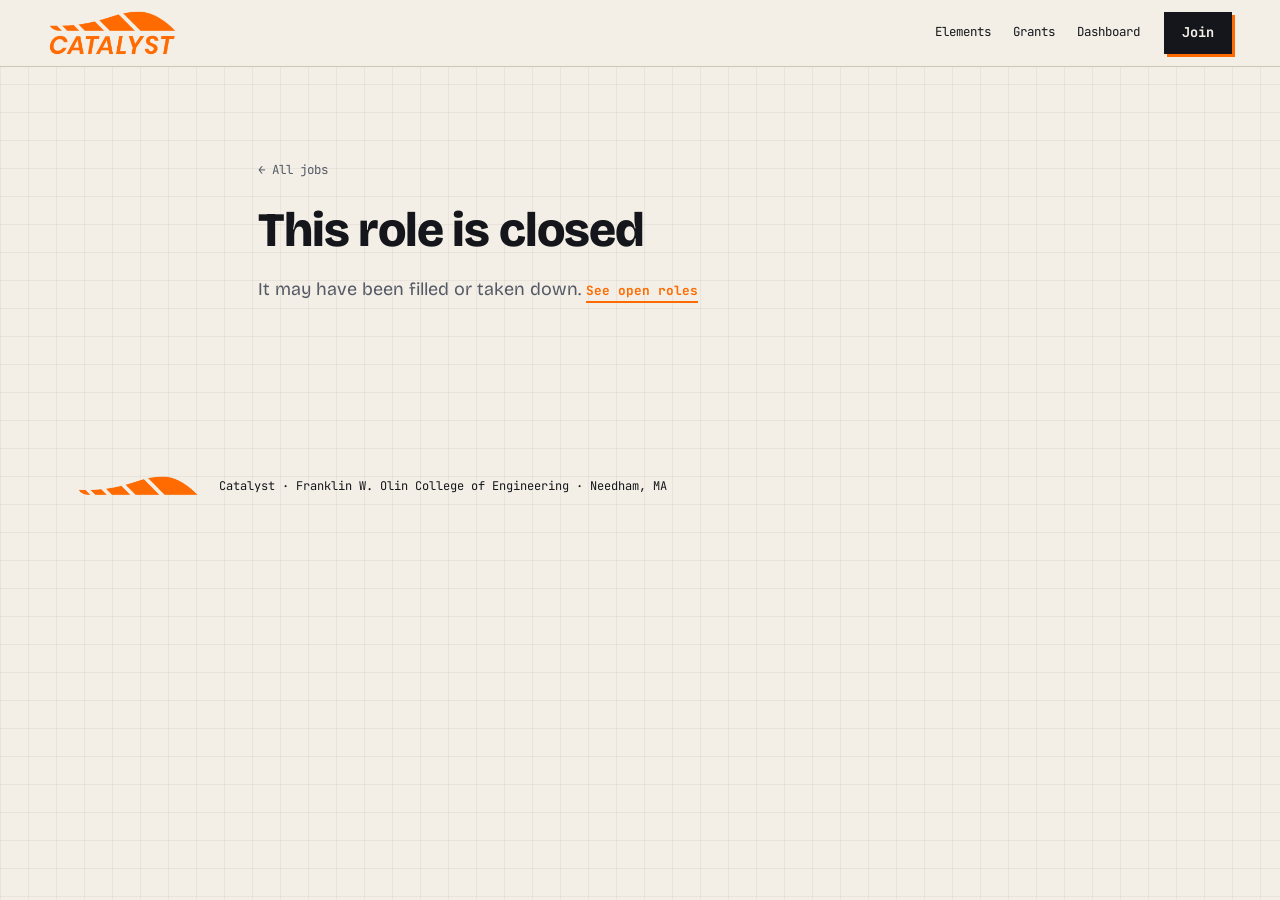
<file: jobs/job.html>
<!doctype html>
<html lang="en">
<head>
  <meta charset="utf-8">
  <meta name="viewport" content="width=device-width, initial-scale=1">
  <title>Job · Catalyst Jobs</title>
  <meta name="robots" content="noindex">
  <link rel="preconnect" href="https://fonts.googleapis.com">
  <link rel="preconnect" href="https://fonts.gstatic.com" crossorigin>
  <link href="https://fonts.googleapis.com/css2?family=Bricolage+Grotesque:opsz,wght@12..96,400;12..96,600;12..96,800&family=JetBrains+Mono:wght@400;500;700&display=swap" rel="stylesheet">
  <link rel="icon" type="image/png" href="../logo-mark.png">
  <link rel="stylesheet" href="../styles.css">
  <link rel="stylesheet" href="jobs.css">
</head>
<body data-page="job">
  <a class="skip" href="#main">Skip to content</a>

  <header class="nav scrolled">
    <a class="brand" href="../" aria-label="Catalyst home">
      <img class="brand-logo" src="../logo-wordmark.png" alt="Catalyst" width="931" height="331">
    </a>
    <nav aria-label="Primary">
      <a href="../#elements">Elements</a>
      <a href="../#grants">Grants</a>
      <a href="../students/">Dashboard</a>
    </nav>
    <a class="btn btn-small" href="../students/?join">Join</a>
  </header>

  <main id="main" class="jobs">
    <p class="preview-note" id="preview-note" hidden>Preview mode: sample job.</p>

    <a class="back" href="../students/#jobs">← All jobs</a>

    <div class="job-head" id="job-head" aria-live="polite">
      <p class="job-meta">Loading…</p>
    </div>

    <div id="job-body" hidden>
      <div class="job-desc" id="job-desc"></div>
      <p id="job-link"></p>
    </div>

    <section class="apply" id="apply" aria-labelledby="apply-title" hidden>
      <h2 id="apply-title">Apply as an Oliner</h2>
      <p id="apply-text">Olin students apply from the Catalyst dashboard. Sign in with your @olin.edu email and your resume goes straight to the person hiring.</p>
      <div class="form-actions">
        <a class="btn" id="apply-signin" href="../students/#jobs">Sign in to apply</a>
      </div>
    </section>
  </main>

  <footer class="footer">
    <img class="footer-logo" src="../logo-mark.png" alt="" width="930" height="167">
    <p>Catalyst · Franklin W. Olin College of Engineering · Needham, MA</p>
  </footer>

  <script src="jobs.js"></script>
</body>
</html>
</file>
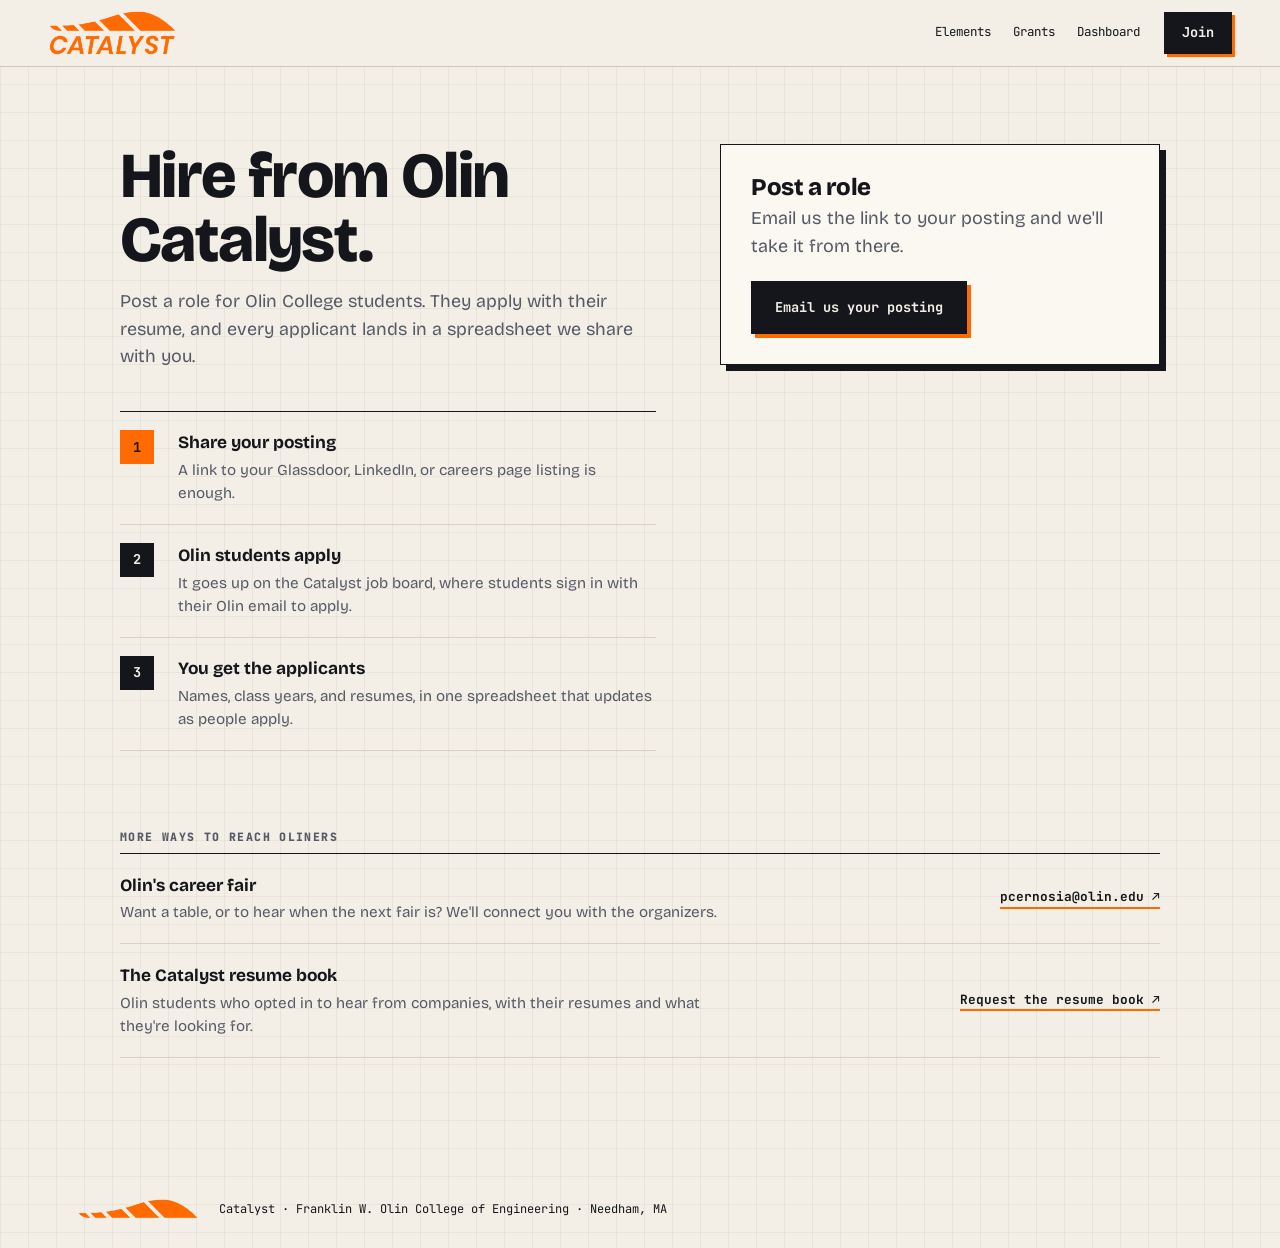
<file: jobs/post.html>
<!doctype html>
<html lang="en">
<head>
  <meta charset="utf-8">
  <meta name="viewport" content="width=device-width, initial-scale=1">
  <title>Post a Role · Catalyst Jobs</title>
  <meta name="robots" content="noindex">
  <link rel="preconnect" href="https://fonts.googleapis.com">
  <link rel="preconnect" href="https://fonts.gstatic.com" crossorigin>
  <link href="https://fonts.googleapis.com/css2?family=Bricolage+Grotesque:opsz,wght@12..96,400;12..96,600;12..96,800&family=JetBrains+Mono:wght@400;500;700&display=swap" rel="stylesheet">
  <link rel="icon" type="image/png" href="../logo-mark.png">
  <link rel="stylesheet" href="../styles.css">
  <link rel="stylesheet" href="jobs.css">
  <link rel="stylesheet" href="post.css">
</head>
<body data-page="post">
  <a class="skip" href="#main">Skip to content</a>

  <header class="nav scrolled">
    <a class="brand" href="../" aria-label="Catalyst home">
      <img class="brand-logo" src="../logo-wordmark.png" alt="Catalyst" width="931" height="331">
    </a>
    <nav aria-label="Primary">
      <a href="../#elements">Elements</a>
      <a href="../#grants">Grants</a>
      <a href="../students/">Dashboard</a>
    </nav>
    <a class="btn btn-small" href="../students/?join">Join</a>
  </header>

  <main id="main" class="hire">
    <p class="preview-note" id="preview-note" hidden>Preview mode: submitting sends nothing.</p>

    <div class="hire-layout">
      <section class="hire-intro" aria-labelledby="hire-title">
        <h1 id="hire-title">Hire from Olin Catalyst.</h1>
        <p class="hire-lede">Post a role for Olin College students. They apply with their resume, and every applicant lands in a spreadsheet we share with you.</p>

        <ol class="hire-steps">
          <li><span class="step-num">1</span><div><strong>Share your posting</strong><p>A link to your Glassdoor, LinkedIn, or careers page listing is enough.</p></div></li>
          <li><span class="step-num">2</span><div><strong>Olin students apply</strong><p>It goes up on the Catalyst job board, where students sign in with their Olin email to apply.</p></div></li>
          <li><span class="step-num">3</span><div><strong>You get the applicants</strong><p>Names, class years, and resumes, in one spreadsheet that updates as people apply.</p></div></li>
        </ol>
      </section>

      <section class="card hire-card" aria-label="Post a role">
        <div id="email-us" hidden>
          <h2>Post a role</h2>
          <p class="card-sub">Email us the link to your posting and we'll take it from there.</p>
          <a class="btn" href="mailto:lcondearaujo@olin.edu?subject=Job%20posting%20for%20Olin%20students&amp;body=Company%3A%20%0ARole%3A%20%0ALocation%3A%20%0ALink%20to%20the%20posting%3A%20%0AApply%20by%20(optional)%3A%20%0A%0AInterested%20in%20Olin%27s%20career%20fair%3F%20Yes%20%2F%20No%0A">Email us your posting</a>
        </div>

        <div id="no-invite" hidden>
          <h2>You need a posting link</h2>
          <p class="card-sub">Posting is by invitation. Email <a href="mailto:lcondearaujo@olin.edu?subject=Posting%20a%20job%20for%20Olin%20students">lcondearaujo@olin.edu</a> and we'll send you one.</p>
        </div>

        <form class="form" id="post-form" novalidate>
          <div class="form-row">
            <div class="field">
              <label for="company">Company</label>
              <input id="company" name="company" autocomplete="organization" required>
            </div>
            <div class="field">
              <label for="role">Role title</label>
              <input id="role" name="role" placeholder="Software Engineering Intern" required>
            </div>
          </div>
          <div class="form-row">
            <div class="field">
              <label for="location">Location <span class="optional">optional</span></label>
              <input id="location" name="location" placeholder="Boston, MA · Remote">
            </div>
            <div class="field">
              <label for="type">Type</label>
              <select id="type" name="type">
                <option>Internship</option>
                <option>Full-time</option>
                <option>Part-time</option>
                <option>Co-op</option>
                <option>Contract</option>
              </select>
            </div>
          </div>
          <div class="field">
            <label for="link">Link to the posting <span class="optional">optional</span></label>
            <input id="link" name="link" type="url" placeholder="https://www.glassdoor.com/job-listing/…">
          </div>
          <div class="field">
            <label for="description">Job description</label>
            <textarea id="description" name="description" placeholder="Paste the description here. Plain text is fine."></textarea>
            <p class="hint">Paste it from your Glassdoor posting. You can skip this if you added a link.</p>
          </div>
          <div class="field">
            <label for="deadline">Apply by <span class="optional">optional</span></label>
            <input id="deadline" name="deadline" type="date">
            <p class="hint">The posting comes down after this date.</p>
          </div>
          <div class="form-row">
            <div class="field">
              <label for="contactName">Your name</label>
              <input id="contactName" name="contactName" autocomplete="name" required>
            </div>
            <div class="field">
              <label for="contactEmail">Your email</label>
              <input id="contactEmail" name="contactEmail" type="email" autocomplete="email" required>
              <p class="hint">We share the applicant spreadsheet with this address. A Google account works best.</p>
            </div>
          </div>
          <div class="hp" aria-hidden="true">
            <label for="website">Leave this empty</label>
            <input id="website" name="website" tabindex="-1" autocomplete="off">
          </div>
          <div class="form-actions">
            <button class="btn" type="submit">Post the role</button>
            <p class="form-status" id="post-status" role="status"></p>
          </div>
        </form>

        <div class="done" id="post-done" tabindex="-1" hidden>
          <h2 id="done-title">You're posted.</h2>
          <p id="done-live">Olin students can see and apply to your role now.</p>
          <p>We sent <strong id="done-email"></strong> a link to your applicant spreadsheet. New applicants show up there, with their resumes, as they apply.</p>
          <a class="btn btn-invert" id="done-view" href="./">See your posting</a>
        </div>
      </section>
    </div>

    <section class="hire-more" aria-labelledby="more-title">
      <h2 id="more-title" class="label">More ways to reach Oliners</h2>
      <ul class="more-list">
        <li>
          <div><strong>Olin's career fair</strong><p>Want a table, or to hear when the next fair is? We'll connect you with the organizers.</p></div>
          <a class="more-link" href="mailto:pcernosia@olin.edu?subject=Olin%20career%20fair">pcernosia@olin.edu ↗</a>
        </li>
        <li>
          <div><strong>The Catalyst resume book</strong><p>Olin students who opted in to hear from companies, with their resumes and what they're looking for.</p></div>
          <a class="more-link" href="mailto:lcondearaujo@olin.edu?subject=Catalyst%20resume%20book">Request the resume book ↗</a>
        </li>
      </ul>
    </section>
  </main>

  <footer class="footer">
    <img class="footer-logo" src="../logo-mark.png" alt="" width="930" height="167">
    <p>Catalyst · Franklin W. Olin College of Engineering · Needham, MA</p>
  </footer>

  <script src="jobs.js"></script>
</body>
</html>
</file>
<file: styles.css>
:root {
  --paper: #f3efe6;
  --paper-2: #e9e3d6;
  --ink: #14161b;
  --ink-soft: #555a66;
  --rule: #cfc7b6;
  --flame: #ff6b01;
  --blue: #0a7fc2;
  --green: #1f8a5b;
  --violet: #6a4fd8;
  --display: "Bricolage Grotesque", system-ui, sans-serif;
  --mono: "JetBrains Mono", ui-monospace, Menlo, monospace;
  --grid: 28px;
}

* { box-sizing: border-box; }
html { scroll-behavior: smooth; scroll-padding-top: 80px; }
body {
  margin: 0;
  font-family: var(--display);
  font-size: 18px;
  line-height: 1.55;
  color: var(--ink);
  background-color: var(--paper);
  /* graph paper */
  background-image:
    linear-gradient(to right, rgba(20, 22, 27, .05) 1px, transparent 1px),
    linear-gradient(to bottom, rgba(20, 22, 27, .05) 1px, transparent 1px);
  background-size: var(--grid) var(--grid);
  -webkit-font-smoothing: antialiased;
}
a { color: inherit; }
h1, h2, h3, p { margin: 0; }
h2 { font-size: clamp(2rem, 5vw, 3.6rem); line-height: 1.02; font-weight: 800; letter-spacing: -.02em; }
h3 { font-size: 1.25rem; font-weight: 600; }
em { font-style: italic; }

.skip { position: absolute; left: -999px; top: 0; background: var(--ink); color: var(--paper); padding: 8px 12px; z-index: 100; }
.skip:focus { left: 8px; top: 8px; }
:focus-visible { outline: 3px solid var(--flame); outline-offset: 3px; }

.label {
  font-family: var(--mono);
  font-size: .72rem;
  letter-spacing: .12em;
  text-transform: uppercase;
  color: var(--ink-soft);
}

/* ---------- buttons ---------- */
.btn {
  display: inline-block;
  font-family: var(--mono);
  font-size: .85rem;
  font-weight: 700;
  text-decoration: none;
  padding: 14px 22px;
  background: var(--ink);
  color: var(--paper);
  border: 2px solid var(--ink);
  box-shadow: 4px 4px 0 var(--flame);
  transition: transform .15s, box-shadow .15s;
}
.btn:hover { transform: translate(-2px, -2px); box-shadow: 6px 6px 0 var(--flame); }
.btn:active { transform: translate(2px, 2px); box-shadow: 2px 2px 0 var(--flame); }
.btn-ghost { background: var(--paper); color: var(--ink); box-shadow: 4px 4px 0 var(--ink); }
.btn-ghost:hover { box-shadow: 6px 6px 0 var(--ink); }
.btn-ghost:active { box-shadow: 2px 2px 0 var(--ink); }
.btn-small { padding: 8px 16px; box-shadow: 3px 3px 0 var(--flame); }
.btn-invert { background: var(--flame); border-color: var(--flame); color: var(--ink); box-shadow: 4px 4px 0 var(--paper); }
.btn-invert:hover { box-shadow: 6px 6px 0 var(--paper); }

.text-link {
  display: inline-block; margin-top: 16px;
  font-family: var(--mono); font-size: .8rem; font-weight: 700;
  color: var(--flame); text-decoration: none;
  border-bottom: 2px solid currentColor;
}
.text-link:hover { color: inherit; }

/* ---------- nav ---------- */
.nav {
  position: sticky; top: 0; z-index: 50;
  display: flex; align-items: center; gap: 24px;
  padding: 10px clamp(16px, 4vw, 48px);
  background: rgba(243, 239, 230, .88);
  backdrop-filter: blur(8px);
  border-bottom: 1px solid transparent;
  transition: border-color .2s;
}
.nav.scrolled { border-bottom-color: var(--rule); }
.nav nav { display: flex; gap: 22px; margin-left: auto; }
.nav nav a {
  font-family: var(--mono); font-size: .78rem; text-decoration: none;
  padding: 6px 0; border-bottom: 2px solid transparent;
}
.nav nav a:hover { border-bottom-color: var(--flame); }
.brand { display: flex; align-items: center; gap: 10px; text-decoration: none; }
.brand-logo { display: block; height: 46px; width: auto; }

/* ---------- hero ---------- */
.hero {
  position: relative;
  min-height: min(calc(100svh - 62px), 920px);
  display: grid; align-items: center;
  padding: 48px clamp(16px, 6vw, 96px) 96px;
  overflow: hidden;
}
#particles { position: absolute; inset: 0; width: 100%; height: 100%; }
.hero-inner { position: relative; max-width: 1100px; margin: 0 auto; text-align: center; }
.equation {
  display: flex; flex-wrap: wrap; align-items: center; justify-content: center;
  gap: .12em .28em;
  margin: 18px 0 28px;
  font-size: clamp(2.8rem, 10.5vw, 8.5rem);
  font-weight: 800; line-height: .95; letter-spacing: -.04em;
}
.eq-op { color: var(--ink-soft); font-weight: 400; }
.eq-product { color: var(--flame); }
.eq-tile {
  position: relative;
  display: inline-grid; place-items: center;
  width: 1.25em; height: 1.25em;
  border: .04em solid var(--ink);
  background: var(--flame);
  box-shadow: .07em .07em 0 var(--ink);
  font-size: .82em; letter-spacing: -.02em;
  transform: rotate(-4deg);
  animation: wobble 6s ease-in-out infinite;
}
.eq-tile small, .eq-tile em {
  position: absolute; font-family: var(--mono); font-style: normal; font-weight: 500;
  font-size: .11em; letter-spacing: .04em;
}
.eq-tile small { top: .7em; left: .8em; }
.eq-tile em { bottom: .7em; left: 0; right: 0; text-align: center; text-transform: uppercase; }
@keyframes wobble { 50% { transform: rotate(3deg) translateY(-.04em); } }

.lede { max-width: 38em; margin: 0 auto; font-size: clamp(1.05rem, 1.6vw, 1.3rem); }
.hero-cta { display: flex; flex-wrap: wrap; gap: 18px; margin-top: 32px; }

.scroll-cue {
  position: absolute; bottom: 28px; left: 50%; translate: -50% 0;
  width: 24px; height: 40px; border: 2px solid var(--ink); border-radius: 14px;
}
.scroll-cue span {
  position: absolute; left: 50%; top: 7px; width: 4px; height: 8px; margin-left: -2px;
  background: var(--flame); border-radius: 2px; animation: cue 1.6s infinite;
}
@keyframes cue { 60% { transform: translateY(14px); opacity: 0; } 100% { opacity: 0; } }

/* ---------- sections ---------- */
.section { padding: clamp(64px, 10vw, 130px) clamp(16px, 6vw, 96px); max-width: 1400px; margin: 0 auto; }
.section-head { max-width: 760px; margin-bottom: 44px; }
.section-head h2 { margin: 10px 0 16px; }
.section-head p:last-child { color: var(--ink-soft); }

.reveal { opacity: 0; transform: translateY(24px); transition: opacity .7s, transform .7s; }
.reveal.in { opacity: 1; transform: none; }

/* ---------- periodic table ---------- */
.legend { display: flex; flex-wrap: wrap; gap: 8px 22px; margin-bottom: 20px; font-family: var(--mono); font-size: .75rem; }
.legend span { display: inline-flex; align-items: center; gap: 8px; }
.legend i { width: 14px; height: 14px; border: 2px solid var(--ink); background: var(--c); }

.table-wrap { display: grid; grid-template-columns: minmax(0, 1fr) minmax(280px, 1fr); gap: 28px; align-items: stretch; }
.ptable { display: grid; grid-template-columns: repeat(3, 1fr); gap: 10px; align-content: start; }
.el {
  position: relative;
  aspect-ratio: 1;
  display: flex; flex-direction: column; justify-content: flex-end;
  padding: 10px;
  font: inherit; color: var(--ink); text-align: left;
  background: var(--paper);
  border: 2px solid var(--ink);
  border-top: 8px solid var(--c);
  cursor: pointer;
  transition: transform .15s, box-shadow .15s, background .15s;
}
.el:hover { transform: translate(-3px, -3px); box-shadow: 5px 5px 0 var(--ink); }
.el[aria-pressed="true"] { background: var(--c); transform: translate(-3px, -3px); box-shadow: 5px 5px 0 var(--ink); }
.el[aria-pressed="true"], .el[aria-pressed="true"] .el-name { color: #fff; }
.el-num { position: absolute; top: 6px; left: 9px; font-family: var(--mono); font-size: .65rem; }
.el-sym { font-size: clamp(1.5rem, 3.4vw, 2.8rem); font-weight: 800; line-height: 1; letter-spacing: -.03em; }
.el-name { font-family: var(--mono); font-size: clamp(.55rem, .9vw, .72rem); color: var(--ink-soft); margin-top: 4px; overflow-wrap: anywhere; }

.detail {
  position: sticky; top: 90px;
  padding: 28px;
  background: var(--ink); color: var(--paper);
  border-left: 10px solid var(--c, var(--flame));
  min-height: 300px;
}
.detail .label { color: #a9acb5; }
.detail-sym { font-size: 5rem; font-weight: 800; line-height: 1; letter-spacing: -.04em; margin: 8px 0 2px; }
.detail h3 { font-size: 1.6rem; margin-bottom: 12px; }
.detail p { color: #d8d5cc; }
.detail dl { display: grid; grid-template-columns: auto 1fr; gap: 6px 16px; margin: 20px 0 0; font-family: var(--mono); font-size: .78rem; }
.detail dt { color: #a9acb5; }
.detail dd { margin: 0; }
.detail .text-link { color: var(--c, var(--flame)); }

/* ---------- grants ---------- */
/* ---------- events (Luma embed) ---------- */
.luma-embed {
  border: 2px solid var(--ink);
  box-shadow: 6px 6px 0 var(--flame);
  background: #fff;
}
.luma-embed iframe { display: block; width: 100%; height: 600px; border: 0; }

.section-dark {
  max-width: none;
  background: var(--ink); color: var(--paper);
  background-image:
    linear-gradient(to right, rgba(243, 239, 230, .05) 1px, transparent 1px),
    linear-gradient(to bottom, rgba(243, 239, 230, .05) 1px, transparent 1px);
  background-size: var(--grid) var(--grid);
}
.section-dark .label { color: #a9acb5; }
.grant-grid { max-width: 1210px; margin: 0 auto; display: grid; grid-template-columns: 1fr 1fr; gap: clamp(32px, 6vw, 90px); align-items: center; }
.grant-grid h2 { margin: 10px 0 20px; font-weight: 600; font-size: clamp(1.6rem, 3vw, 2.4rem); }
.big-num { display: block; font-size: clamp(4.5rem, 13vw, 10rem); font-weight: 800; line-height: .9; color: var(--flame); letter-spacing: -.05em; font-variant-numeric: tabular-nums; }
.grant-grid p { color: #d8d5cc; max-width: 32em; }
.grant-grid .btn { margin-top: 28px; }
.steps { list-style: none; margin: 0; padding: 0; }
.steps li { display: flex; gap: 20px; padding: 20px 0; border-top: 1px solid #3a3d47; }
.steps li:last-child { border-bottom: 1px solid #3a3d47; }
.steps span { flex: none; width: 38px; height: 38px; display: grid; place-items: center; border: 2px solid var(--flame); color: var(--flame); font-family: var(--mono); font-weight: 700; }
.steps p { font-size: .95rem; margin-top: 4px; }

/* ---------- join + footer ---------- */
.join { padding: clamp(80px, 12vw, 160px) clamp(16px, 6vw, 96px); text-align: center; background: var(--flame); border-block: 2px solid var(--ink); }
.join .label { color: var(--ink); }
.join h2 { margin: 12px 0 18px; }
.join .hero-cta { justify-content: center; }
.join .btn { box-shadow: 4px 4px 0 var(--paper); }
.join .btn-ghost { box-shadow: 4px 4px 0 var(--ink); }

.footer { display: flex; flex-wrap: wrap; align-items: center; gap: 12px 20px; padding: 28px clamp(16px, 6vw, 96px); font-family: var(--mono); font-size: .75rem; }
.footer-logo { height: 22px; width: auto; }
.footer .muted { margin-left: auto; color: var(--ink-soft); }

/* ---------- responsive ---------- */
@media (max-width: 960px) {
  .table-wrap, .grant-grid { grid-template-columns: 1fr; }
  .detail { position: static; min-height: 0; }
}
@media (max-width: 720px) {
  body { font-size: 16px; }
  .nav nav { gap: 16px; }
  .nav nav a[href*="#"] { display: none; } /* keep only Dashboard on small screens */
  .ptable { grid-template-columns: repeat(3, 1fr); }
  .footer .muted { margin-left: 0; }
}

@media (prefers-reduced-motion: reduce) {
  html { scroll-behavior: auto; }
  *, *::before, *::after { animation: none !important; transition: none !important; }
  .reveal { opacity: 1; transform: none; }
}
</file>
<file: hackathon/styles.css>
/* Catalyst Hackathon
   Layout: a hacker-facing event page (index), the registration form, and the
   sponsorship prospectus (sponsor). Night Shift theme (dark, see bottom of file) over a base of cream pages, an orange cover-style hero
   with the ink "track" (the Catalyst arc, scaled up) and an ink facts band;
   mono labels, italic Poppins display, DM Sans for reading. */
:root {
  color-scheme: light;
  --orange: #FF6B00;        /* brand field */
  --orange-deep: #A94100;   /* orange text on cream */
  --ink: #1A1512;           /* type, track, bands */
  --ink-soft: #645A54;      /* secondary text */
  --cream: #FFFAF6;         /* page */
  --tint: #FFEFE2;          /* soft orange wash */
  --line: #E6D9CE;          /* hairlines on cream */
  --line-strong: #BFB1A6;   /* input borders */
  --white: #FFFFFF;
  --error: #B42318;

  --f-display: "Poppins", "Avenir Next", "Segoe UI", system-ui, sans-serif;
  --f-body: "DM Sans", "Helvetica Neue", Arial, system-ui, sans-serif;
  --f-mono: "DM Mono", ui-monospace, "SFMono-Regular", Menlo, Consolas, monospace;

  --wrap: 1120px;
  --gutter: clamp(16px, 4vw, 40px);
  --radius: 4px;
}

*, *::before, *::after { box-sizing: border-box; }
[hidden] { display: none !important; }
html { -webkit-text-size-adjust: 100%; scroll-behavior: smooth; }
@media (prefers-reduced-motion: reduce) { html { scroll-behavior: auto; } * { transition: none !important; animation: none !important; } }
body {
  margin: 0;
  background: var(--cream);
  color: var(--ink);
  font-family: var(--f-body);
  font-size: 17px;
  line-height: 1.6;
  font-optical-sizing: auto;
}
img, svg { max-width: 100%; }
a { color: inherit; }
:focus-visible { outline: 3px solid var(--orange); outline-offset: 3px; }

.wrap { width: 100%; max-width: calc(var(--wrap) + 2 * var(--gutter)); margin-inline: auto; padding-inline: var(--gutter); }
.sr-only { position: absolute; width: 1px; height: 1px; padding: 0; margin: -1px; overflow: hidden; clip: rect(0 0 0 0); white-space: nowrap; border: 0; }
.skip { position: absolute; left: 12px; top: -60px; z-index: 50; background: var(--ink); color: var(--cream); padding: 10px 14px; border-radius: var(--radius); }
.skip:focus { top: 12px; }

/* ---------- type ---------- */
.eyebrow {
  margin: 0 0 14px;
  font-family: var(--f-mono);
  font-size: 13px;
  font-weight: 500;
  letter-spacing: 0.14em;
  text-transform: uppercase;
  color: var(--orange-deep);
}
.eyebrow--ink { color: var(--ink); }
.display {
  margin: 0;
  font-family: var(--f-display);
  font-style: italic;
  font-weight: 700;
  font-size: clamp(38px, 6vw, 68px);
  line-height: 1.02;
  letter-spacing: -0.025em;
  text-wrap: balance;
}
.rule-head {
  display: flex; align-items: center; gap: 20px;
  margin: 0 0 28px;
  font-family: var(--f-display); font-style: italic; font-weight: 700;
  font-size: clamp(22px, 2.6vw, 28px); line-height: 1.2; letter-spacing: -0.01em;
}
.rule-head::after { content: ""; flex: 1; height: 2px; background: var(--ink); }
.lead { margin: 22px 0 0; max-width: 62ch; font-size: clamp(18px, 1.6vw, 20px); line-height: 1.6; }
.mono { font-family: var(--f-mono); }

/* ---------- buttons ---------- */
.btn {
  display: inline-flex; align-items: center; justify-content: center; gap: 10px;
  min-height: 48px; padding: 12px 24px;
  border: 2px solid var(--ink); border-radius: var(--radius);
  font-family: var(--f-display); font-weight: 600; font-size: 16px; line-height: 1;
  text-decoration: none; cursor: pointer;
  transition: transform .15s ease, background-color .15s ease, color .15s ease;
}
.btn--ink { background: var(--ink); color: var(--cream); }
.btn--ink:hover { background: #000; transform: translateY(-1px); }
.btn--ghost { background: transparent; color: var(--ink); }
.btn--ghost:hover { background: var(--ink); color: var(--cream); }
.btn .arrow { font-family: var(--f-mono); font-weight: 500; }
.btn .arrow-out { font-family: var(--f-body); font-weight: 500; }

/* ---------- top bar ---------- */
.topbar {
  position: sticky; top: env(safe-area-inset-top, 0px); z-index: 20;
  background: var(--cream);
  border-top: 4px solid var(--orange);
  border-bottom: 1px solid var(--line);
}
.topbar .wrap { display: flex; align-items: center; justify-content: space-between; gap: 16px; min-height: 64px; }
.brand { display: inline-flex; align-items: center; gap: 12px; text-decoration: none; font-family: var(--f-mono); font-size: 13px; font-weight: 500; letter-spacing: 0.14em; text-transform: uppercase; white-space: nowrap; }
.brand svg { width: 44px; height: auto; aspect-ratio: 1799 / 272; fill: var(--orange); flex: none; }
.brand img { display: block; width: auto; height: 22px; }
.nav { display: flex; align-items: center; gap: clamp(14px, 2.4vw, 28px); }
.nav a:not(.btn) { font-family: var(--f-mono); font-size: 13px; letter-spacing: 0.1em; text-transform: uppercase; text-decoration: none; color: var(--ink-soft); }
.nav a:not(.btn):hover { color: var(--ink); text-decoration: underline; text-underline-offset: 4px; }
.nav .btn { min-height: 40px; padding: 10px 18px; font-size: 15px; white-space: nowrap; }
.nav-links { display: flex; align-items: center; gap: clamp(14px, 2.4vw, 28px); }
.nav-toggle { display: none; }
.mlh-badge-slot:empty { display: none; }
/* home: the bar stays off-screen over the cover and slides in once the cover has scrolled away (site.js toggles .is-shown) */
.js .topbar--reveal { position: fixed; left: 0; right: 0; transform: translateY(-100%); visibility: hidden; transition: transform .25s ease, visibility 0s .25s; }
.js .topbar--reveal.is-shown { transform: none; visibility: visible; transition: transform .25s ease; }
.section[id] { scroll-margin-top: 69px; }
@media (max-width: 760px) {
  .topbar .wrap { position: relative; }
  .nav { gap: 10px; }
  .nav-toggle { display: inline-grid; place-items: center; order: 2; width: 40px; height: 40px; padding: 0; background: transparent; border: 2px solid var(--ink); border-radius: var(--radius); cursor: pointer; }
  .nav-toggle-bars, .nav-toggle-bars::before, .nav-toggle-bars::after { display: block; width: 18px; height: 2px; background: var(--ink); transition: transform .2s ease, background-color .2s ease; }
  .nav-toggle-bars { position: relative; }
  .nav-toggle-bars::before, .nav-toggle-bars::after { content: ""; position: absolute; left: 0; }
  .nav-toggle-bars::before { top: -6px; }
  .nav-toggle-bars::after { top: 6px; }
  .nav-toggle[aria-expanded="true"] .nav-toggle-bars { background: transparent; }
  .nav-toggle[aria-expanded="true"] .nav-toggle-bars::before { transform: translateY(6px) rotate(45deg); }
  .nav-toggle[aria-expanded="true"] .nav-toggle-bars::after { transform: translateY(-6px) rotate(-45deg); }
  .nav-links { display: none; position: absolute; top: 100%; left: 0; right: 0; flex-direction: column; align-items: stretch; gap: 0; padding: 4px var(--gutter) 12px; background: var(--cream); border-bottom: 2px solid var(--ink); }
  .nav-links.is-open { display: flex; }
  .nav .nav-links a { padding: 14px 0; border-bottom: 1px solid var(--line); color: var(--ink); }
  .nav .nav-links a:last-child { border-bottom: 0; }
}
@media (max-width: 440px) {
  .brand { gap: 8px; font-size: 11px; letter-spacing: 0.08em; }
  .brand img { height: 14px; }
  .brand svg { width: 32px; }
}

/* ---------- hero (cover) ---------- */
/* cover = hero + facts strip, sized so the facts strip lands on the bottom edge of the first screen */
.cover { display: flex; flex-direction: column; min-height: 100svh; }
.hero {
  flex: 1 0 auto;
  position: relative; overflow: hidden;
  background: var(--orange);
  --track-h: min(18.4vw, 21svh, 300px);
  padding-block: clamp(24px, 5.5svh, 64px) calc(var(--track-h) + clamp(16px, 2.4svh, 28px));
}
.hero-copy { position: relative; z-index: 1; max-width: 820px; }
@media (min-width: 900px) {
  .hero .wrap { display: grid; grid-template-columns: minmax(0, 1fr) auto; align-items: start; gap: 40px; }
  .hero .countdown { margin: 0; }
}
.hero-title { margin: 0; max-width: min(820px, 80svh); }
.hero-title img { display: block; width: 100%; height: auto; }
.hero-tag {
  margin: clamp(12px, 2.4svh, 30px) 0 0;
  font-family: var(--f-display); font-style: italic; font-weight: 700;
  font-size: clamp(22px, min(3vw, 4.4svh), 34px); line-height: 1.15; letter-spacing: -0.015em;
}
.hero-ctas { display: flex; flex-wrap: wrap; align-items: center; gap: 14px 22px; margin-top: clamp(14px, 2.8svh, 30px); }
.facts { background: var(--ink); color: var(--white); padding-block: clamp(16px, 2.6svh, 44px); }
.facts dl { display: grid; grid-template-columns: repeat(4, minmax(0, 1fr)); gap: 24px 28px; margin: 0; }
.facts dt { font-family: var(--f-mono); font-size: 12px; font-weight: 500; letter-spacing: 0.16em; text-transform: uppercase; color: var(--orange); }
.facts dd { margin: 8px 0 0; font-family: var(--f-display); font-weight: 600; font-size: clamp(17px, 1.7vw, 20px); line-height: 1.3; }
@media (max-width: 860px) { .facts dl { grid-template-columns: repeat(2, minmax(0, 1fr)); } }

/* ---------- sections ---------- */
.section { padding-block: clamp(64px, 9vw, 120px); }
.section + .section { padding-top: 0; }
.section-head { margin-bottom: clamp(40px, 5vw, 64px); }
.section-intro { margin: -10px 0 28px; max-width: 62ch; color: var(--ink-soft); }

/* by the numbers */
.stats { display: grid; grid-template-columns: repeat(3, minmax(0, 1fr)); gap: 24px 14px; margin: 0; padding: 0; list-style: none; }
.stats li { padding-top: 16px; border-top: 4px solid var(--orange); }
.stat-num { display: block; font-family: var(--f-display); font-style: italic; font-weight: 800; font-size: clamp(36px, 7vw, 84px); line-height: .95; letter-spacing: -0.03em; font-variant-numeric: tabular-nums; }
.stat-label { display: block; margin-top: 10px; font-family: var(--f-mono); font-size: 13px; letter-spacing: 0.1em; text-transform: uppercase; color: var(--ink-soft); }

/* judging */
.after { display: grid; grid-template-columns: auto minmax(0, 1fr); gap: 8px 24px; align-items: baseline; margin-top: 40px; padding-top: 22px; border-top: 1px solid var(--line); }
.after .eyebrow { margin: 0; }
.after p { margin: 0; }
@media (max-width: 560px) { .after { grid-template-columns: minmax(0, 1fr); } }

/* FAQ */
.faq-cols { display: grid; grid-template-columns: repeat(2, minmax(0, 1fr)); gap: 0 56px; align-items: start; }
@media (max-width: 860px) { .faq-cols { grid-template-columns: minmax(0, 1fr); } }
.faq { max-width: 820px; }
.faq a, .faq-more a { color: var(--orange-deep); font-weight: 500; text-underline-offset: 3px; }
.faq-more { margin: 28px 0 0; }
.faq details { border-bottom: 1px solid var(--line); }
.faq summary {
  display: flex; justify-content: space-between; align-items: center; gap: 20px;
  padding: 20px 0; cursor: pointer; list-style: none;
  font-family: var(--f-display); font-weight: 600; font-size: clamp(18px, 1.8vw, 20px); line-height: 1.35;
}
.faq summary::-webkit-details-marker { display: none; }
.faq summary::after { content: "+"; font-family: var(--f-mono); font-size: 22px; font-weight: 400; color: var(--orange-deep); flex: none; transition: transform .2s ease; }
.faq details[open] summary::after { transform: rotate(45deg); }
.faq details p { margin: 0 0 22px; max-width: 64ch; }

/* sponsors */
.sponsors { background: var(--tint); }
.section.sponsors { padding-block: clamp(56px, 7vw, 88px); }
.sponsor-wall { display: grid; gap: 14px; margin: 0 0 36px; }
.sponsor-row { display: grid; grid-template-columns: repeat(3, minmax(0, 1fr)); gap: 14px; }
.sponsor-slot { display: grid; place-content: center; justify-items: center; gap: 4px; min-height: 140px; padding: 16px 12px; text-align: center; text-decoration: none; background: var(--cream); border: 2px dashed var(--line-strong); transition: border-color .15s ease, transform .15s ease, box-shadow .15s ease; }
.sponsor-slot:hover { border-style: solid; border-color: var(--ink); transform: translate(-2px, -2px); box-shadow: 4px 4px 0 var(--orange); }
.sponsor-slot img { display: block; width: auto; height: auto; max-width: 80%; max-height: 72px; }
.sponsor-slot--filled { border-style: solid; border-color: var(--line); }
.sponsor-row--sm .sponsor-slot { min-height: 96px; }
.sponsor-row--lg { grid-template-columns: repeat(2, minmax(0, 1fr)); }
.sponsor-row--lg .sponsor-slot { min-height: 200px; }
.sponsor-row--lg .sponsor-slot img { max-width: 70%; max-height: 110px; }
.slot-tier { font-family: var(--f-mono); font-size: 12px; font-weight: 500; letter-spacing: 0.14em; text-transform: uppercase; color: var(--orange-deep); }
.slot-text { font-family: var(--f-display); font-weight: 600; font-size: clamp(14px, 1.8vw, 18px); line-height: 1.25; color: var(--ink-soft); }
.sponsor-row--sm .slot-text { font-size: clamp(13px, 1.5vw, 15px); }
.sponsor-strip { display: grid; grid-template-columns: minmax(0, 1.4fr) minmax(0, 1fr); gap: 24px 56px; align-items: center; }
.sponsor-strip p { margin: 0; max-width: 52ch; font-size: clamp(18px, 1.6vw, 20px); }
.sponsor-ask { display: grid; gap: 14px; justify-items: start; padding: 22px 24px; background: var(--cream); border: 2px solid var(--ink); }
.sponsor-ask strong { font-family: var(--f-display); font-style: italic; font-weight: 700; font-size: 22px; line-height: 1.2; }
@media (max-width: 860px) { .sponsor-strip { grid-template-columns: minmax(0, 1fr); } }
.sponsors .section-head { display: grid; grid-template-columns: minmax(0, 1.6fr) minmax(0, 1fr); gap: 24px 56px; align-items: end; }
.sponsors .section-head p { margin: 0; }
@media (max-width: 860px) { .sponsors .section-head { grid-template-columns: minmax(0, 1fr); } }
.sponsors .section-head--stack { display: block; margin-bottom: 28px; }
.sponsors .section-head--stack .display { margin: 0 0 16px; }
.sponsors .section-head--stack p:last-child { max-width: 62ch; }
.extras { display: grid; grid-template-columns: repeat(3, minmax(0, 1fr)); gap: 24px; margin: 0 0 44px; padding: 0; list-style: none; }
.extras strong { display: block; font-family: var(--f-display); font-weight: 600; font-size: 17px; }
.extras span { font-size: 15px; color: var(--ink-soft); }
@media (max-width: 860px) { .extras { grid-template-columns: repeat(2, minmax(0, 1fr)); } }
.contact-line { display: flex; flex-wrap: wrap; align-items: center; gap: 12px 20px; }
.contact-line .email { color: var(--orange-deep); font-weight: 500; text-underline-offset: 3px; }

/* footer */
.footer { background: var(--ink); color: var(--cream); padding-block: 48px; }
.footer .wrap { display: grid; grid-template-columns: auto minmax(0, 1fr); gap: 28px 56px; align-items: center; }
.footer img { display: block; width: 220px; height: auto; }
.footer-meta { display: grid; gap: 8px; font-size: 15px; }
.footer-meta .mono { font-size: 13px; color: #BDB1A8; letter-spacing: 0.04em; }
.footer-links { display: flex; flex-wrap: wrap; gap: 8px 22px; }
.footer-links a { color: var(--orange); text-underline-offset: 3px; }
@media (max-width: 640px) { .footer .wrap { grid-template-columns: minmax(0, 1fr); } .footer img { width: 180px; } }

/* ---------- registration page ---------- */
.page-head { position: relative; overflow: hidden; background: var(--orange); padding-block: clamp(36px, 5vw, 64px) calc(min(11vw, 150px) + 24px); }
.page-head h1 { margin: 0; font-family: var(--f-display); font-style: italic; font-weight: 800; font-size: clamp(38px, 6vw, 72px); line-height: 1; letter-spacing: -0.025em; text-wrap: balance; }
.page-head p { margin: 14px 0 0; font-family: var(--f-display); font-weight: 600; font-size: clamp(17px, 1.8vw, 21px); }
.page-head .hero-track { left: 18%; width: 92%; max-height: 150px; }
.page-head .hero-title { max-width: min(560px, 100%); }

.reg { display: grid; grid-template-columns: 300px minmax(0, 1fr); gap: clamp(32px, 5vw, 72px); align-items: start; padding-block: clamp(40px, 6vw, 72px) clamp(64px, 8vw, 104px); }
@media (max-width: 900px) { .reg { grid-template-columns: minmax(0, 1fr); } }
.reg-aside { position: sticky; top: calc(env(safe-area-inset-top, 0px) + 92px); }
@media (max-width: 900px) { .reg-aside { position: static; } }
.reg-aside .aside-note .email { display: block; margin-top: 2px; color: var(--cream); font-family: var(--f-mono); font-size: 14px; overflow-wrap: anywhere; }

.form { min-width: 0; }
.form fieldset { margin: 0; padding: 0 0 36px; border: 0; min-width: 0; }
.form fieldset + fieldset { padding-top: 32px; border-top: 1px solid var(--line); }
.form legend { display: flex; align-items: baseline; gap: 14px; padding: 0; margin-bottom: 22px; font-family: var(--f-display); font-style: italic; font-weight: 700; font-size: clamp(22px, 2.4vw, 28px); line-height: 1.2; }
.form legend .step { font-family: var(--f-mono); font-style: normal; font-weight: 500; font-size: 13px; letter-spacing: 0.12em; color: var(--orange-deep); }
.grid { display: grid; grid-template-columns: repeat(2, minmax(0, 1fr)); gap: 20px 20px; }
.grid .full { grid-column: 1 / -1; }
@media (max-width: 600px) { .grid { grid-template-columns: minmax(0, 1fr); } }
.field { display: grid; gap: 6px; min-width: 0; align-content: start; }
.field > label, .group-label { font-weight: 500; font-size: 15px; line-height: 1.35; }
.req { color: var(--orange-deep); margin-left: 2px; }
.opt { color: var(--ink-soft); font-weight: 400; font-size: 13px; margin-left: 6px; }
.hint { margin: 0; font-size: 13px; color: var(--ink-soft); line-height: 1.45; }
.form input[type="text"], .form input[type="email"], .form input[type="tel"], .form input[type="url"], .form select, .form textarea {
  width: 100%; min-height: 48px; padding: 11px 14px;
  font: inherit; font-size: 16px; color: var(--ink);
  background: var(--white); border: 1.5px solid var(--line-strong); border-radius: var(--radius);
  transition: border-color .15s ease, box-shadow .15s ease;
}
.form textarea { min-height: 96px; resize: vertical; line-height: 1.5; }
.form select { appearance: none; padding-right: 40px; background-image: linear-gradient(45deg, transparent 50%, var(--ink) 50%), linear-gradient(135deg, var(--ink) 50%, transparent 50%); background-position: calc(100% - 20px) 21px, calc(100% - 14px) 21px; background-size: 6px 6px; background-repeat: no-repeat; }
.form input:hover, .form select:hover, .form textarea:hover { border-color: var(--ink-soft); }
.form input:focus, .form select:focus, .form textarea:focus { outline: none; border-color: var(--ink); box-shadow: 0 0 0 3px rgba(255, 107, 0, .45); }
.field.has-error input, .field.has-error select, .field.has-error textarea { border-color: var(--error); }
.field-error { margin: 0; font-size: 13px; font-weight: 500; color: var(--error); }
.field-error:empty { display: none; }

.choices { display: flex; flex-wrap: wrap; gap: 10px; }
.choice { position: relative; display: inline-flex; align-items: center; gap: 10px; min-height: 44px; padding: 9px 14px; background: var(--white); border: 1.5px solid var(--line-strong); border-radius: var(--radius); cursor: pointer; font-size: 15px; line-height: 1.3; }
.choice:hover { border-color: var(--ink-soft); }
.choice input { width: 18px; height: 18px; margin: 0; accent-color: var(--orange-deep); flex: none; }
.choice:has(input:checked) { border-color: var(--ink); background: var(--tint); }
.choice:has(input:focus-visible) { outline: 3px solid var(--orange); outline-offset: 2px; }

.agree { display: grid; gap: 14px; }
.agree label { display: grid; grid-template-columns: 22px minmax(0, 1fr); gap: 12px; align-items: start; padding: 16px 18px; background: var(--white); border: 1.5px solid var(--line-strong); border-radius: var(--radius); font-size: 15px; line-height: 1.5; cursor: pointer; }
.agree label:has(input:checked) { border-color: var(--ink); }
.agree input { width: 20px; height: 20px; margin: 2px 0 0; accent-color: var(--orange-deep); }
.agree a { color: var(--orange-deep); font-weight: 500; text-underline-offset: 3px; }
.agree .field-error { margin: -6px 0 0 4px; }
.agree .has-error label { border-color: var(--error); }

.hp { position: absolute !important; left: -10000px !important; width: 1px; height: 1px; overflow: hidden; }

.error-summary { margin: 0 0 28px; padding: 18px 20px; border: 2px solid var(--error); background: #FFF4F2; border-radius: var(--radius); }
.error-summary h2 { margin: 0 0 6px; font-family: var(--f-display); font-weight: 600; font-size: 18px; color: var(--error); }
.error-summary ul { margin: 0; padding-left: 20px; }
.error-summary a { color: var(--error); }

.submit-row { display: flex; flex-wrap: wrap; align-items: center; gap: 14px 20px; padding-top: 8px; }
.submit-row .btn { min-width: 200px; font-size: 17px; min-height: 54px; }
.submit-row .btn[disabled] { opacity: .6; cursor: progress; transform: none; }
.form-status { margin: 0; font-size: 15px; }
.form-status.is-error { color: var(--error); font-weight: 500; }
.preview-note { margin: 0 0 28px; padding: 14px 18px; background: var(--tint); border-left: 4px solid var(--orange); font-size: 15px; }

.done { padding: clamp(28px, 4vw, 44px); background: var(--white); border: 2px solid var(--ink); }
.done .eyebrow { margin-bottom: 10px; }
.done h2 { margin: 0; font-family: var(--f-display); font-style: italic; font-weight: 800; font-size: clamp(32px, 4.4vw, 52px); line-height: 1.02; letter-spacing: -0.02em; }
.done p { margin: 16px 0 0; max-width: 56ch; }
.done-actions { display: flex; flex-wrap: wrap; gap: 12px; margin-top: 26px; }

/* =========================================================
   Interactive pieces
   ========================================================= */
.btn--sm { min-height: 40px; padding: 9px 16px; font-size: 15px; }

/* ---------- hero track + countdown ---------- */
.hero-track {
  position: absolute; left: -9%; bottom: clamp(8px, 1.2vw, 16px);
  width: auto; height: var(--track-h); aspect-ratio: 1799 / 272;
  fill: var(--ink); overflow: visible;
  transform: translateX(var(--px, 0px));
  transition: transform .6s cubic-bezier(.2, .8, .2, 1);
}
@media (min-width: 1640px) { .hero-track { left: -160px; } }
.hero-track .tp { animation: track-in .95s cubic-bezier(.2, .8, .2, 1) both; animation-delay: calc(var(--i) * 85ms + 120ms); }
@keyframes track-in { from { transform: translateX(-320px); opacity: 0; } to { transform: none; opacity: 1; } }

.countdown { position: relative; z-index: 1; display: grid; gap: 10px; justify-items: start; margin: clamp(16px, 2.8svh, 30px) 0 0; font-family: var(--f-mono); font-size: 13px; font-weight: 500; letter-spacing: 0.14em; text-transform: uppercase; }
.countdown .cd-units { display: flex; gap: 8px; }
.cd-unit { display: grid; justify-items: center; gap: 4px; min-width: 72px; padding: 12px 8px 10px; background: var(--ink); color: var(--cream); }
.cd-unit b { font-family: var(--f-display); font-weight: 700; font-size: clamp(26px, 3.4vw, 36px); line-height: 1; letter-spacing: -0.02em; font-variant-numeric: tabular-nums; }
.cd-unit small { font-size: 11px; letter-spacing: 0.14em; color: var(--orange); }
@media (max-width: 400px) { .cd-unit { min-width: 62px; } }
.countdown a { color: inherit; }
.live-dot { display: inline-block; width: 9px; height: 9px; border-radius: 50%; background: var(--ink); margin-right: 8px; animation: pulse 1.4s ease-in-out infinite; }
@keyframes pulse { 50% { opacity: .25; } }

/* ---------- judging gut-check ---------- */
.gut { display: flex; flex-wrap: wrap; align-items: baseline; justify-content: flex-end; gap: 6px 24px; margin: -8px 0 18px; }
.gut-score { font-family: var(--f-mono); font-size: 13px; letter-spacing: 0.1em; text-transform: uppercase; color: var(--orange-deep); font-weight: 500; }
.criteria { display: grid; grid-template-columns: repeat(3, minmax(0, 1fr)); gap: 14px; margin: 0; padding: 0; list-style: none; }
.crit {
  position: relative; display: block; width: 100%; height: 100%; text-align: left; cursor: pointer;
  padding: clamp(22px, 2.6vw, 30px); padding-right: 64px;
  font: inherit; color: var(--ink); background: var(--orange); border: 0; border-radius: 0;
  transition: background-color .25s ease, color .25s ease, transform .15s ease;
}
.crit:hover { transform: translateY(-3px); }
.crit-title { display: block; margin: 0 0 8px; font-family: var(--f-display); font-style: italic; font-weight: 800; font-size: clamp(32px, 3.4vw, 42px); line-height: 1; letter-spacing: -0.01em; text-transform: uppercase; }
.crit-text { display: block; font-size: 17px; line-height: 1.45; }
.crit-box { position: absolute; top: 22px; right: 22px; width: 30px; height: 30px; border: 2.5px solid var(--ink); display: grid; place-items: center; transition: background-color .2s ease; }
.crit-box svg { width: 18px; height: 18px; stroke: var(--orange); stroke-width: 3.2; fill: none; stroke-dasharray: 30; stroke-dashoffset: 30; transition: stroke-dashoffset .3s ease .05s; }
.crit[aria-pressed="true"] { background: var(--ink); color: var(--cream); }
.crit[aria-pressed="true"] .crit-title { color: var(--orange); }
.crit[aria-pressed="true"] .crit-box { border-color: var(--orange); }
.crit[aria-pressed="true"] .crit-box svg { stroke-dashoffset: 0; }
@media (max-width: 760px) { .criteria { grid-template-columns: minmax(0, 1fr); } }

/* ---------- sponsor tier explorer ---------- */
.tier-tabs { display: grid; grid-template-columns: repeat(4, minmax(0, 1fr)); gap: 14px; margin: 0 0 14px; }
.tier {
  display: grid; gap: 4px; align-content: start; padding: 20px 20px 18px; text-align: left; cursor: pointer;
  font: inherit; color: var(--ink); background: var(--cream); border: 2px solid var(--ink); border-radius: 0;
  transition: background-color .2s ease, color .2s ease, transform .15s ease;
}
.tier:hover { transform: translateY(-2px); }
.tier[aria-selected="true"] { background: var(--ink); color: var(--cream); }
.tier-arc { width: 92px; height: auto; aspect-ratio: 1799 / 272; margin-bottom: 8px; }
.tier-arc .bg { fill: #EBCDB6; }
.tier-arc .fg { fill: var(--orange); }
.tier[aria-selected="true"] .tier-arc .bg { fill: #4A3F38; }
.t-name { font-family: var(--f-display); font-style: italic; font-weight: 600; font-size: 18px; }
.t-price { font-family: var(--f-display); font-weight: 700; font-size: clamp(28px, 3vw, 38px); line-height: 1.1; letter-spacing: -0.02em; font-variant-numeric: tabular-nums; }
.t-note { font-family: var(--f-mono); font-size: 12px; letter-spacing: 0.12em; text-transform: uppercase; color: var(--ink-soft); }
.tier[aria-selected="true"] .t-note { color: var(--orange); }
@media (max-width: 860px) { .tier-tabs { grid-template-columns: repeat(2, minmax(0, 1fr)); } }

.tier-panel { background: var(--cream); border: 2px solid var(--ink); padding: clamp(20px, 3vw, 32px); margin-bottom: 44px; }
.tier-sum { display: flex; flex-wrap: wrap; align-items: baseline; justify-content: space-between; gap: 6px 20px; margin: 0 0 20px; }
.tier-sum h3 { margin: 0; font-family: var(--f-display); font-style: italic; font-weight: 700; font-size: clamp(22px, 2.4vw, 28px); }
.tier-sum .price { margin-left: 8px; padding: 3px 9px; vertical-align: 0.15em; font-family: var(--f-mono); font-style: normal; font-weight: 500; font-size: 16px; letter-spacing: 0.04em; background: var(--tint); white-space: nowrap; }
.tier-sum p { margin: 0; font-family: var(--f-mono); font-size: 13px; letter-spacing: 0.08em; text-transform: uppercase; color: var(--orange-deep); }
.perk-cols { display: grid; grid-template-columns: repeat(3, minmax(0, 1fr)); gap: 24px 36px; }
@media (max-width: 860px) { .perk-cols { grid-template-columns: minmax(0, 1fr); } }
.perk-cols h4 { margin: 0 0 6px; padding-bottom: 8px; border-bottom: 2px solid var(--ink); font-family: var(--f-display); font-style: italic; font-weight: 700; font-size: 15px; letter-spacing: 0.04em; text-transform: uppercase; color: var(--orange-deep); }
.perk-cols ul { margin: 0; padding: 0; list-style: none; }
.perk { display: grid; grid-template-columns: 22px minmax(0, 1fr) auto; gap: 10px; align-items: baseline; padding: 9px 0; border-bottom: 1px solid var(--line); font-size: 15px; line-height: 1.4; }
.perk .ic { font-family: var(--f-mono); font-weight: 500; color: var(--orange-deep); }
.perk .val { font-family: var(--f-mono); font-size: 12px; letter-spacing: 0.06em; text-transform: uppercase; background: var(--tint); padding: 2px 7px; white-space: nowrap; }
.perk small { display: block; font-size: 13px; color: var(--ink-soft); }
.perk.no { color: #A89C93; }
.perk.no .ic { color: #C9BDB3; }
.perk.no small { color: #B9AEA6; }
.tier-foot { display: flex; flex-wrap: wrap; align-items: center; justify-content: space-between; gap: 12px 24px; margin: 20px 0 44px; }
.tier-foot p { margin: 0; max-width: 70ch; font-size: 15px; color: var(--ink-soft); }
.sponsor-note { margin: 28px 0 0; max-width: 70ch; }
.sponsor-note + .faq-more { margin-top: 12px; }
.link-btn { padding: 0; border: 0; background: none; font: inherit; font-family: var(--f-mono); font-size: 13px; letter-spacing: 0.1em; text-transform: uppercase; color: var(--ink); text-decoration: underline; text-underline-offset: 4px; cursor: pointer; }
.compare-wrap { overflow-x: auto; margin: -24px 0 44px; background: var(--cream); border: 2px solid var(--ink); }
.compare { width: 100%; min-width: 640px; border-collapse: collapse; font-size: 15px; }
.compare th, .compare td { padding: 10px 14px; border-bottom: 1px solid var(--line); text-align: center; }
.compare th[scope="row"] { text-align: left; font-weight: 400; }
.compare thead th { font-family: var(--f-display); font-style: italic; font-weight: 600; font-size: 16px; border-bottom: 2px solid var(--ink); }
.compare .grp th { text-align: left; font-family: var(--f-display); font-style: italic; font-weight: 700; font-size: 14px; letter-spacing: 0.04em; text-transform: uppercase; color: var(--orange-deep); background: var(--tint); }
.compare td.sel, .compare th.sel { background: var(--tint); }
.compare .ck { color: var(--orange-deep); font-weight: 700; }

/* ---------- registration stepper + badge ---------- */
.stepper { display: grid; grid-template-columns: repeat(5, minmax(0, 1fr)); gap: 4px; margin: 0 0 30px; padding: 0; list-style: none; }
.stepper li { min-width: 0; }
.stepper button { display: grid; gap: 8px; width: 100%; padding: 0; text-align: left; font: inherit; background: none; border: 0; cursor: pointer; color: var(--ink-soft); }
.stepper button:disabled { cursor: default; }
.stepper .bar { height: 10px; background: var(--line); transition: background-color .25s ease; }
.stepper .lbl { font-family: var(--f-mono); font-size: 11px; letter-spacing: 0.1em; text-transform: uppercase; white-space: nowrap; overflow: hidden; text-overflow: ellipsis; }
.stepper .is-done .bar { background: var(--ink); }
.stepper .is-done { color: var(--ink); }
.stepper .is-current .bar { background: var(--orange); }
.stepper .is-current { color: var(--orange-deep); font-weight: 500; }
@media (max-width: 520px) { .stepper .lbl { display: none; } .stepper .is-current .lbl { display: block; position: absolute; left: 0; bottom: 0; } .stepper { position: relative; padding-bottom: 22px; } }
.js .form .form-step:not(.is-current) { display: none; }
.js .form fieldset + fieldset { padding-top: 0; border-top: 0; }
.step-nav { display: flex; flex-wrap: wrap; align-items: center; justify-content: space-between; gap: 12px; margin-top: 30px; padding-top: 22px; border-top: 1px solid var(--line); }
.step-nav .btn--ink { margin-left: auto; }
.no-js .js-only { display: none !important; }

.badge {
  position: relative; margin: 0 0 18px; background: var(--cream); color: var(--ink);
  border: 2px solid var(--ink); box-shadow: 6px 6px 0 var(--ink); overflow: hidden;
  transform: rotate(-1.2deg); transition: transform .3s ease;
}
.badge:hover { transform: rotate(0deg); }
.badge-top { position: relative; display: flex; align-items: center; justify-content: space-between; gap: 10px; padding: 26px 16px 12px; background: var(--orange); }
.badge-top::before { content: ""; position: absolute; top: 9px; left: 50%; width: 38px; height: 8px; margin-left: -19px; border-radius: 6px; background: var(--cream); box-shadow: inset 0 0 0 2px var(--ink); }
.badge-top svg { width: 64px; height: auto; aspect-ratio: 1799 / 272; fill: var(--cream); flex: none; }
.badge-top span { font-family: var(--f-mono); font-size: 11px; font-weight: 500; letter-spacing: 0.12em; text-transform: uppercase; }
.badge-body { padding: 16px 16px 14px; min-height: 168px; }
.badge-role { font-family: var(--f-mono); font-size: 11px; letter-spacing: 0.18em; text-transform: uppercase; color: var(--orange-deep); font-weight: 500; }
.badge-name { margin: 4px 0 0; font-family: var(--f-display); font-style: italic; font-weight: 800; font-size: 28px; line-height: 1.05; letter-spacing: -0.02em; overflow-wrap: anywhere; }
.badge-school { margin: 6px 0 0; font-weight: 500; font-size: 14px; line-height: 1.35; overflow-wrap: anywhere; }
.badge-tags { display: flex; flex-wrap: wrap; gap: 5px; margin-top: 10px; }
.badge-tags span { font-family: var(--f-mono); font-size: 10.5px; letter-spacing: 0.06em; text-transform: uppercase; padding: 3px 6px; background: var(--ink); color: var(--cream); }
.badge .placeholder { color: #B9AEA6; }
.badge-foot { display: flex; justify-content: space-between; gap: 8px; padding: 10px 16px; border-top: 2px dashed var(--line-strong); font-family: var(--f-mono); font-size: 11px; letter-spacing: 0.1em; text-transform: uppercase; color: var(--ink-soft); }
.badge-stamp {
  position: absolute; right: 14px; bottom: 10px; padding: 6px 10px; border: 3px solid var(--orange-deep); color: var(--orange-deep);
  font-family: var(--f-display); font-style: italic; font-weight: 800; font-size: 20px; letter-spacing: 0.02em; text-transform: uppercase;
  transform: rotate(-12deg); background: rgba(255, 250, 246, .85);
  animation: stamp .45s cubic-bezier(.2, 1.4, .4, 1) both;
}
@keyframes stamp { from { transform: rotate(-12deg) scale(2.2); opacity: 0; } to { transform: rotate(-12deg) scale(1); opacity: 1; } }
.reg-aside { background: transparent; color: var(--ink); padding: 0; }
.reg-aside .aside-note { margin: 22px 0 0; padding: 0; border: 0; font-size: 14px; color: var(--ink-soft); }
.reg-aside .aside-note .email { color: var(--ink); }
@media (max-width: 900px) { .badge { max-width: 380px; } }
#form-root, .error-summary { scroll-margin-top: 96px; }
@media (max-width: 900px) {
  .reg-aside { order: 2; }
  .badge-body { min-height: 0; }
}

/* =========================================================
   Night Shift theme: dark, terminal-flavored, orange as the only light source.
   Layered over the base styles above; edit the tokens here to adjust the look.
   ========================================================= */
:root {
  color-scheme: dark;
  --orange: #FF6B00;
  --orange-deep: #FF8A3D;
  --ink: #F3ECE6;
  --ink-soft: #A69C94;
  --cream: #0D0C0B;
  --tint: #171412;
  --line: #2A2522;
  --line-strong: #463E38;
  --white: #141210;
  --error: #FF6B5E;
  --f-display: "Space Grotesk", system-ui, sans-serif;
  --f-body: "Inter", system-ui, sans-serif;
  --f-mono: "JetBrains Mono", ui-monospace, monospace;
  --radius: 6px;
}
body *:not(em):not(i) { font-style: normal !important; }
body { font-size: 16.5px; }
::selection { background: var(--orange); color: #0D0C0B; }

.eyebrow::before, .facts dt::before, .stat-label::before { content: "> "; color: var(--orange); }
.display, .rule-head, .page-head h1 { font-weight: 700; letter-spacing: -0.035em; }
.rule-head::before { content: "#"; font-family: var(--f-mono); font-weight: 400; color: var(--orange); }
.rule-head::after { height: 1px; background: var(--line-strong); }

.btn { font-family: var(--f-mono); font-weight: 600; font-size: 14px; letter-spacing: 0.04em; text-transform: uppercase; }
.btn--ink { background: var(--orange); border-color: var(--orange); color: #0D0C0B; box-shadow: 0 0 0 0 rgba(255,107,0,.5); }
.btn--ink:hover { background: #FF8A3D; box-shadow: 0 0 28px rgba(255,107,0,.45); }
.btn--ghost { border-color: var(--line-strong); }
.btn--ghost:hover { background: var(--tint); color: var(--ink); border-color: var(--orange); }

.topbar { background: rgba(13,12,11,.82); backdrop-filter: blur(10px); border-top: 0; border-bottom-color: var(--line); }

.hero {
  background:
    radial-gradient(60% 70% at 85% 110%, rgba(255,107,0,.38), transparent 70%),
    linear-gradient(var(--line) 1px, transparent 1px) 0 0 / 44px 44px,
    linear-gradient(90deg, var(--line) 1px, transparent 1px) 0 0 / 44px 44px,
    var(--cream);
}
.hero-title img { filter: invert(1) brightness(1.05); }
.hero-tag { color: var(--orange); font-family: var(--f-mono); font-weight: 500; letter-spacing: -0.01em; }
.hero-tag::after { content: "_"; animation: blink 1s steps(1) infinite; }
@keyframes blink { 50% { opacity: 0; } }
.hero-track { fill: var(--orange); filter: drop-shadow(0 0 24px rgba(255,107,0,.35)); }
.cd-unit { background: var(--tint); color: var(--ink); border: 1px solid var(--line-strong); }
.cd-unit b { font-family: var(--f-mono); }

.facts { background: var(--tint); color: var(--ink); border-block: 1px solid var(--line); }
.facts dt::before { content: ""; }
.facts dd { font-family: var(--f-mono); font-weight: 500; font-size: clamp(15px, 1.5vw, 17px); }

.stats li { border-top: 1px solid var(--line-strong); }
.stat-num { font-family: var(--f-mono); font-weight: 700; color: var(--orange); }

.crit { background: var(--tint); color: var(--ink); border: 1px solid var(--line-strong); border-radius: var(--radius); }
.crit-title { color: var(--orange); font-family: var(--f-mono); font-weight: 700; font-size: clamp(26px, 2.8vw, 34px); }
.crit-box { border: 1.5px solid var(--line-strong); border-radius: 4px; }
.crit[aria-pressed="true"] { background: var(--orange); color: #0D0C0B; }
.crit[aria-pressed="true"] .crit-title { color: #0D0C0B; }
.crit[aria-pressed="true"] .crit-box { border-color: #0D0C0B; }
.crit[aria-pressed="true"] .crit-box svg { stroke: #0D0C0B; }

.faq summary { font-family: var(--f-body); font-weight: 500; }
.sponsors { background: var(--tint); }
.sponsor-slot { background: var(--cream); border-color: var(--line-strong); border-radius: var(--radius); }
.sponsor-slot--filled { background: #EFE8E1; border-color: #EFE8E1; }
.sponsor-slot:hover { box-shadow: 0 0 0 1px var(--orange), 0 0 30px rgba(255,107,0,.25); transform: none; }

.footer { background: #080707; border-top: 1px solid var(--line); }

/* sponsor + register pages */
.page-head { background: radial-gradient(60% 90% at 90% 120%, rgba(255,107,0,.35), transparent 70%), var(--cream); border-bottom: 1px solid var(--line); }
.tier { background: var(--tint); border: 1px solid var(--line-strong); border-radius: var(--radius); }
.tier[aria-selected="true"] { background: var(--orange); color: #0D0C0B; border-color: var(--orange); }
.tier[aria-selected="true"] .t-note { color: #0D0C0B; }
.tier-arc .bg { fill: #3A322C; }
.tier[aria-selected="true"] .tier-arc .fg { fill: #0D0C0B; }
.tier-panel, .compare-wrap { background: var(--tint); border: 1px solid var(--line-strong); border-radius: var(--radius); }
.perk-cols h4 { border-bottom-color: var(--line-strong); }
.perk.no, .perk.no small, .perk.no .ic { color: #5C534D; }
.badge { background: var(--tint); border-color: var(--line-strong); box-shadow: 0 0 40px rgba(255,107,0,.18); }
.badge-top svg { fill: #0D0C0B; }
.badge-tags span { background: var(--orange); color: #0D0C0B; }
.badge-stamp { background: rgba(13,12,11,.85); }
.done { background: var(--tint); border-color: var(--line-strong); }
.error-summary { background: #2A1412; }
.form select { background-image: linear-gradient(45deg, transparent 50%, var(--ink) 50%), linear-gradient(135deg, var(--ink) 50%, transparent 50%); }
.footer { color: var(--ink); }

/* ---------- Holo Lanyard badge (register page) ---------- */
.badge { transform: none; border-radius: 18px; background: linear-gradient(165deg, #201B18, #0F0D0C 70%); border: 1px solid rgba(255,255,255,.08); box-shadow: 0 28px 60px rgba(0,0,0,.6), inset 0 1px 0 rgba(255,255,255,.07); transition: transform .4s ease; }
.badge:hover { transform: perspective(900px) rotateY(-7deg) rotateX(4deg); }
.badge::after { content: ""; position: absolute; inset: 0; pointer-events: none; border-radius: inherit; background: linear-gradient(115deg, transparent 30%, rgba(255,255,255,.16) 44%, rgba(255,190,240,.10) 50%, rgba(150,220,255,.08) 55%, transparent 68%) 0 0 / 260% 100%; animation: sheen 6s ease-in-out infinite; }
@keyframes sheen { 0%, 100% { background-position: 100% 0; } 50% { background-position: 0 0; } }
.badge-top { flex-direction: column; align-items: flex-start; justify-content: flex-end; gap: 14px; min-height: 150px; padding: 40px 18px 16px; background: radial-gradient(120% 100% at 100% 0%, #FFB27A 0%, #FF6B00 45%, #C24A00 100%); }
.badge-top::before { top: 14px; width: 46px; height: 10px; margin-left: -23px; border-radius: 10px; background: #0D0C0B; box-shadow: none; }
.badge-top svg { width: 190px; fill: #0D0C0B; }
.badge-top span { color: #0D0C0B; font-weight: 600; }
.badge-body { padding: 18px 18px 14px; }
.badge-role { display: inline-block; padding: 3px 9px; border-radius: 999px; background: rgba(255,107,0,.16); color: var(--orange); }
.badge-name { margin-top: 10px; font-family: var(--f-display); font-weight: 700; font-size: 30px; letter-spacing: -0.035em; }
.badge-school { color: var(--ink-soft); }
.badge-tags span { border-radius: 999px; padding: 4px 9px; background: rgba(255,255,255,.06); color: var(--ink); border: 1px solid rgba(255,255,255,.12); }
.badge .placeholder { color: #5C534D; }
.badge-foot { border-top: 1px solid rgba(255,255,255,.08); color: var(--ink-soft); padding: 12px 18px; }
.badge-foot::after { content: "Olin College"; }
.badge-stamp { border-radius: 8px; border-color: var(--orange); color: var(--orange); background: rgba(13,12,11,.85); }

/* ---------- register page: simple top bar + fact-card header ---------- */
.topbar--simple .nav-toggle { display: none !important; }
.topbar--simple .nav-links { display: flex !important; position: static; flex-direction: row; align-items: center; gap: clamp(14px, 2.4vw, 28px); padding: 0; border: 0; background: none; }
.nav .nav-links a[aria-current="page"] { color: var(--orange); }
.topbar--simple .nav .nav-links a { padding: 0; border: 0; color: var(--ink-soft); }
.topbar--simple .nav .nav-links a:hover { color: var(--orange); }
.bar-back { white-space: nowrap; }
.page-head--facts { padding-block: clamp(40px, 5vw, 64px) clamp(32px, 4vw, 48px); }
.page-head--facts h1 { font-size: clamp(38px, 5.4vw, 68px); letter-spacing: -0.04em; }
.fact-cards { display: grid; grid-template-columns: repeat(3, minmax(0, 1fr)); gap: 12px; max-width: 760px; margin: 28px 0 0; }
.fact-cards div { padding: 14px 16px; background: var(--tint); border: 1px solid var(--line-strong); border-radius: var(--radius); }
.fact-cards dt { font-family: var(--f-mono); font-size: 11px; font-weight: 500; letter-spacing: 0.16em; text-transform: uppercase; color: var(--orange); }
.fact-cards dt::before { content: "> "; }
.fact-cards dd { margin: 6px 0 0; font-family: var(--f-mono); font-weight: 500; font-size: 15px; line-height: 1.35; }
@media (max-width: 640px) { .fact-cards { grid-template-columns: minmax(0, 1fr); } }
@media (max-width: 520px) {
  .bar-back-long { display: none; }
  .fact-cards { gap: 6px; margin-top: 20px; }
  .fact-cards div { display: flex; align-items: baseline; gap: 12px; padding: 10px 14px; }
  .fact-cards dt { flex: none; width: 64px; }
  .fact-cards dd { margin: 0; font-size: 14px; }
  .fact-cards dd br { display: none; }
}
</file>
<file: jobs/jobs.css>
/* Job board pages. Builds on ../styles.css (colors, fonts, buttons, nav, footer). */

[hidden] { display: none !important; }

.jobs { max-width: 860px; margin: 0 auto; padding: clamp(40px, 7vw, 88px) clamp(16px, 5vw, 48px) clamp(64px, 9vw, 120px); }
.jobs .section-head { margin-bottom: 36px; }
.jobs .section-head h1 { font-size: clamp(2.2rem, 6vw, 3.8rem); line-height: 1.02; font-weight: 800; letter-spacing: -.02em; margin: 10px 0 16px; }
.jobs .section-head p { color: var(--ink-soft); max-width: 36em; }

.preview-note {
  margin-bottom: 28px; padding: 10px 14px;
  font-family: var(--mono); font-size: .78rem;
  background: var(--paper-2); border: 2px dashed var(--ink-soft);
}

/* ---------- list ---------- */
.job-list { display: grid; gap: 14px; }
.job-card {
  display: block; padding: 20px 22px;
  text-decoration: none; background: var(--paper);
  border: 2px solid var(--ink); border-left: 8px solid var(--flame);
  transition: transform .15s, box-shadow .15s;
}
.job-card:hover { transform: translate(-3px, -3px); box-shadow: 5px 5px 0 var(--ink); }
.job-card h3 { margin: 4px 0 2px; font-size: 1.3rem; line-height: 1.25; }
.job-meta { color: var(--ink-soft); }
.job-foot { display: flex; flex-wrap: wrap; gap: 4px 18px; margin-top: 12px; font-family: var(--mono); font-size: .72rem; color: var(--ink-soft); }
.empty { margin-bottom: 40px; padding: 28px; font-family: var(--mono); font-size: .85rem; border: 2px dashed var(--rule); }
.job-list[aria-busy="true"]::before { content: "Loading jobs…"; font-family: var(--mono); font-size: .85rem; color: var(--ink-soft); }

.hiring { margin-top: 48px; padding-top: 22px; border-top: 1px solid var(--rule); font-size: .95rem; color: var(--ink-soft); }
.hiring a { color: var(--ink); font-weight: 600; }

/* ---------- job page ---------- */
.back { font-family: var(--mono); font-size: .78rem; text-decoration: none; color: var(--ink-soft); }
.back:hover { color: var(--ink); }
.job-head { margin: 22px 0 28px; }
.job-title { font-size: clamp(1.9rem, 5vw, 3rem); line-height: 1.05; font-weight: 800; letter-spacing: -.02em; margin: 8px 0 10px; }
.job-desc { white-space: pre-line; overflow-wrap: anywhere; max-width: 40em; }
.job-desc:empty { display: none; }

.apply { margin-top: 48px; padding: clamp(22px, 4vw, 36px); background: var(--paper); border: 2px solid var(--ink); box-shadow: 6px 6px 0 var(--ink); }
.apply h2 { font-size: clamp(1.5rem, 3.4vw, 2rem); margin-bottom: 6px; }
.apply > p { color: var(--ink-soft); margin-bottom: 22px; }

/* ---------- forms ---------- */
.form { display: grid; gap: 18px; }
.form-row { display: grid; grid-template-columns: 1fr 1fr; gap: 18px; align-items: start; }
.form-row > *, .field { min-width: 0; }
.field { display: grid; gap: 6px; }
.field > label { font-weight: 600; font-size: 1rem; }
.field .hint { font-family: var(--mono); font-size: .72rem; color: var(--ink-soft); }
.optional { font-family: var(--mono); font-size: .7rem; font-weight: 400; color: var(--ink-soft); margin-left: 6px; }
.field input, .field select, .field textarea {
  width: 100%; padding: 11px 12px;
  font: inherit; font-size: 1rem; color: var(--ink);
  background: #fffdf8; border: 2px solid var(--ink); border-radius: 0;
}
.field textarea { min-height: 220px; resize: vertical; line-height: 1.5; }
.field input[type="file"] { padding: 9px; font-family: var(--mono); font-size: .8rem; }
.field input:focus, .field select:focus, .field textarea:focus { outline: 3px solid var(--flame); outline-offset: 0; }
.field.has-error input, .field.has-error select, .field.has-error textarea { border-color: #c2300a; }
.field-error { font-family: var(--mono); font-size: .75rem; font-weight: 700; color: #c2300a; }
.hp { position: absolute; left: -9999px; width: 1px; height: 1px; overflow: hidden; }

.form-actions { display: flex; flex-wrap: wrap; align-items: center; gap: 16px; margin-top: 6px; }
.form-actions .btn { cursor: pointer; }
.form-actions .btn:disabled { opacity: .6; cursor: wait; }
.form-status { font-family: var(--mono); font-size: .8rem; }
.form-status.is-error { color: #c2300a; font-weight: 700; }

.done { padding: 26px; background: var(--ink); color: var(--paper); border-left: 10px solid var(--green); }
.done h2, .done h3 { font-size: 1.6rem; margin-bottom: 8px; }
.done p { color: #d8d5cc; }
.done p + p { margin-top: 10px; }
.done strong { color: var(--paper); }
.done .btn { margin-top: 18px; }
.done:focus { outline: none; }

.fair { margin-top: 40px; padding: 20px 22px; border: 2px solid var(--ink); border-left: 8px solid var(--flame); background: var(--paper); }
.fair h2 { font-size: 1.35rem; margin: 4px 0 6px; }
.fair p:last-child { color: var(--ink-soft); }
.fair a { color: var(--ink); font-weight: 600; }

.resume-book { margin: 0 0 48px; }
.checks { border: 0; margin: 0; padding: 0; display: flex; flex-wrap: wrap; gap: 8px 22px; }
.checks legend { width: 100%; padding: 0; margin-bottom: 6px; font-weight: 600; font-size: 1rem; }
.checks label, .consent label { display: inline-flex; align-items: center; gap: 8px; font-size: 1rem; cursor: pointer; }
.consent label { align-items: flex-start; }
.checks input, .consent input { width: 18px; height: 18px; margin: 0; padding: 0; flex: none; accent-color: var(--flame); }
.consent input { margin-top: 4px; }
.job-list:empty { display: none; }

.notice { padding: 24px; border: 2px solid var(--ink); background: var(--paper-2); }
.notice h2 { font-size: 1.5rem; margin-bottom: 8px; }
.notice .form-actions { margin-top: 18px; }
.notice .form-status { color: var(--ink-soft); }

@media (max-width: 640px) {
  .form-row { grid-template-columns: 1fr; }
}
</file>
<file: students/students.css>
/* Student dashboard. Builds on ../styles.css (tokens, buttons, nav) and ../jobs/jobs.css (forms).
   Quieter than the marketing pages: thin borders, no stacked shadows. Only primary buttons
   keep the orange offset shadow, so the next action is always the loudest thing on screen. */

.sd {
  --surface: #fbf8f1;
  --line: #d9d2c3;
  max-width: 1160px; margin: 0 auto;
  padding: clamp(28px, 5vw, 56px) clamp(16px, 4vw, 40px) clamp(64px, 9vw, 112px);
}
.sd .preview-note { margin-bottom: 24px; }
.sr-only { position: absolute; width: 1px; height: 1px; padding: 0; margin: -1px; overflow: hidden; clip: rect(0 0 0 0); white-space: nowrap; border: 0; }
.loading { font-family: var(--mono); font-size: .85rem; color: var(--ink-soft); }

.card { background: var(--surface); border: 1.5px solid var(--ink); padding: clamp(20px, 3vw, 28px); }

.link-btn {
  padding: 0; border: 0; background: none; cursor: pointer;
  font: inherit; font-family: var(--mono); font-size: .78rem; font-weight: 700;
  color: var(--ink); text-decoration: underline; text-underline-offset: 3px;
}
.link-btn:hover { color: var(--flame); }
.link-btn:disabled { color: var(--ink-soft); cursor: default; text-decoration: none; }

/* ---------- sign-in ---------- */
.gate { max-width: 480px; margin: clamp(8px, 4vw, 40px) auto 0; box-shadow: 6px 6px 0 var(--ink); }
.gate h1 { font-size: clamp(1.8rem, 5vw, 2.3rem); line-height: 1.08; font-weight: 800; letter-spacing: -.02em; margin: 8px 0 10px; }
.gate > p { color: var(--ink-soft); margin-bottom: 22px; }
.gate > p strong { color: var(--ink); overflow-wrap: anywhere; }
.code-input { font-family: var(--mono) !important; font-size: 1.6rem !important; letter-spacing: .4em; }
.join-note { max-width: 480px; margin: clamp(8px, 4vw, 40px) auto 0; padding: 12px 16px; background: var(--ink); color: var(--paper); font-family: var(--mono); font-size: .85rem; line-height: 1.5; }
.join-note:not([hidden]) ~ .gate { margin-top: 16px; }
.gate-foot { margin-top: 20px; font-family: var(--mono); font-size: .78rem; color: var(--ink-soft); display: flex; flex-wrap: wrap; gap: 6px 10px; }

/* ---------- layout ---------- */
.dash { display: grid; grid-template-columns: 220px minmax(0, 1fr); gap: clamp(28px, 4vw, 56px); align-items: start; }
.side { position: sticky; top: 96px; display: grid; gap: 32px; }
.content { min-width: 0; }

/* sidebar nav */
.tabs { display: grid; gap: 2px; }
.tabs a {
  display: flex; align-items: center; justify-content: space-between; gap: 8px;
  padding: 10px 12px; text-decoration: none;
  font-family: var(--mono); font-size: .84rem; font-weight: 700;
  border-left: 3px solid transparent;
}
.tabs a:hover { background: var(--paper-2); }
.tabs a[aria-current="page"] { background: var(--ink); color: var(--paper); border-left-color: var(--flame); }
.tab-count { min-width: 1.8em; padding: 1px 6px; font-size: .7rem; text-align: center; background: var(--flame); color: var(--ink); }
.tab-count:empty { display: none; }

/* sidebar links */
.side-links .label { margin: 0 0 8px 12px; }
.links { list-style: none; margin: 0; padding: 0; }
.links a { position: relative; display: grid; padding: 9px 28px 9px 12px; text-decoration: none; border-top: 1px solid var(--line); }
.links li:first-child a { border-top: 0; }
.links a::after { content: "↗"; position: absolute; right: 8px; top: 9px; font-family: var(--mono); font-size: .8rem; color: var(--ink-soft); transition: transform .15s, color .15s; }
.links a:hover::after { color: var(--flame); transform: translate(2px, -2px); }
.links a:hover strong { text-decoration: underline; text-decoration-color: var(--flame); text-underline-offset: 3px; }
.links strong { font-size: .95rem; font-weight: 600; }
.links span { font-size: .8rem; line-height: 1.35; color: var(--ink-soft); }

.account { display: grid; gap: 4px; justify-items: start; padding: 14px 12px 0; border-top: 1.5px solid var(--ink); font-family: var(--mono); font-size: .75rem; color: var(--ink-soft); overflow-wrap: anywhere; }

/* ---------- views ---------- */
.view-head { margin-bottom: 26px; }
.view-head h1 { font-size: clamp(2rem, 5vw, 3rem); line-height: 1.04; font-weight: 800; letter-spacing: -.02em; overflow-wrap: anywhere; }
.view-sub { margin-top: 8px; color: var(--ink-soft); max-width: 38em; }

.block { margin-top: 36px; }
.block-head { display: flex; flex-wrap: wrap; align-items: baseline; justify-content: space-between; gap: 6px 16px; margin-bottom: 10px; }
.block-head h2 { font-size: 1.3rem; font-weight: 700; letter-spacing: -.01em; }
.more { font-family: var(--mono); font-size: .78rem; font-weight: 700; text-decoration: none; color: var(--ink); }
.more:hover { color: var(--flame); }
.none { padding: 22px 0; color: var(--ink-soft); }
.none a { color: var(--ink); font-weight: 600; }

/* resume book status strip */
.status { display: flex; flex-wrap: wrap; align-items: center; gap: 10px 18px; padding: 16px 18px; background: var(--surface); border: 1.5px solid var(--ink); border-left: 6px solid var(--green); }
.status.is-off { border-left-color: var(--flame); }
.status-text { flex: 1 1 260px; }
.status-text strong { display: block; }
.status-text span { font-size: .9rem; color: var(--ink-soft); }
.status .btn { flex: none; }

/* role rows */
.roles { list-style: none; margin: 0; padding: 0; border-top: 1.5px solid var(--ink); }
.roles li { border-bottom: 1px solid var(--line); }
.role {
  display: grid; grid-template-columns: minmax(0, 1fr) auto; gap: 4px 20px; align-items: center;
  padding: 16px 12px 16px 14px; text-decoration: none;
  border-left: 3px solid transparent; transition: background .15s, border-color .15s;
}
.role:hover { background: var(--surface); border-left-color: var(--flame); }
.role:hover .role-title { text-decoration: underline; text-decoration-color: var(--flame); text-underline-offset: 4px; }
.role-company { font-family: var(--mono); font-size: .7rem; letter-spacing: .1em; text-transform: uppercase; color: var(--ink-soft); }
.role-title { display: block; margin: 2px 0; font-size: 1.12rem; font-weight: 600; line-height: 1.3; }
.role-meta { font-size: .9rem; color: var(--ink-soft); }
.role-side { display: grid; justify-items: end; gap: 4px; font-family: var(--mono); font-size: .72rem; color: var(--ink-soft); text-align: right; }
.role-side .due { color: var(--ink); font-weight: 700; }
.tag { display: inline-block; padding: 1px 8px; font-family: var(--mono); font-size: .68rem; font-weight: 700; background: var(--green); color: var(--paper); }

/* opportunities: same rows as roles */
.opps { list-style: none; margin: 0; padding: 0; border-top: 1.5px solid var(--ink); }
.opps li { border-bottom: 1px solid var(--line); }
.opp {
  display: block;
  padding: 18px 12px 18px 14px; text-decoration: none;
  border-left: 3px solid transparent; transition: background .15s, border-color .15s;
}
a.opp:hover { background: var(--surface); border-left-color: var(--flame); }
a.opp:hover .role-title { text-decoration: underline; text-decoration-color: var(--flame); text-underline-offset: 4px; }
.opp-details { display: block; margin-top: 4px; max-width: 42em; font-size: .95rem; color: var(--ink-soft); }
.opp-arrow { font-family: var(--mono); font-size: .9em; color: var(--flame); }

/* job board tools */
.board-tools { display: flex; flex-wrap: wrap; align-items: center; gap: 12px 16px; margin-bottom: 18px; }
.search { flex: 1 1 260px; }
.search input { width: 100%; padding: 10px 12px; font: inherit; font-size: 1rem; color: var(--ink); background: #fffdf8; border: 1.5px solid var(--ink); border-radius: 0; }
.search input:focus { outline: 3px solid var(--flame); outline-offset: 0; }
.filters { display: flex; flex-wrap: wrap; gap: 6px; }
.chip { padding: 6px 12px; cursor: pointer; font-family: var(--mono); font-size: .75rem; font-weight: 700; color: var(--ink); background: transparent; border: 1.5px solid var(--ink); }
.chip:hover { background: var(--paper-2); }
.chip[aria-pressed="true"] { background: var(--ink); color: var(--paper); }

/* one role */
.role-layout { display: grid; grid-template-columns: minmax(0, 1fr) 360px; gap: clamp(24px, 4vw, 48px); align-items: start; margin-top: 18px; }
.role-main .job-head { margin: 0 0 22px; }
.role-main .job-title { font-size: clamp(1.8rem, 4vw, 2.6rem); }
.apply-card { position: sticky; top: 96px; }
.apply-card h2 { font-size: 1.4rem; margin-bottom: 4px; }
.card-sub { font-size: .9rem; color: var(--ink-soft); margin-bottom: 18px; overflow-wrap: anywhere; }
.card-sub strong { color: var(--ink); }
.apply-card .form { gap: 14px; }
.apply-card .form-row { gap: 12px; }
.apply-card textarea { min-height: 90px; }
.already { padding: 16px 18px; background: var(--paper-2); border-left: 6px solid var(--green); }
.already h3 { font-size: 1.1rem; margin-bottom: 4px; }
.already p { font-size: .9rem; color: var(--ink-soft); }

/* resume book */
#rb-current:not(:empty) { margin-bottom: 18px; }

/* forms inside the dashboard: thinner borders to match */
.sd .field input, .sd .field select, .sd .field textarea { border-width: 1.5px; }

/* ---------- small screens ---------- */
@media (max-width: 1080px) {
  .role-layout { grid-template-columns: 1fr; }
  .apply-card { position: static; }
}
@media (max-width: 820px) {
  .dash { grid-template-columns: 1fr; gap: 24px; }
  .side { position: static; display: contents; }
  .tabs { order: -1; display: flex; flex-wrap: wrap; border-bottom: 1.5px solid var(--ink); gap: 0; }
  .tabs a { flex: none; padding: 10px 9px; border-left: 0; border-bottom: 3px solid transparent; }
  .tabs a[aria-current="page"] { background: none; color: var(--ink); border-bottom-color: var(--flame); }
  .content { order: 0; }
  .side-links { order: 1; margin-top: 16px; }
  .account { order: 2; }
  .role, .opp { grid-template-columns: 1fr; }
  .role-side { justify-items: start; text-align: left; grid-auto-flow: column; justify-content: start; gap: 12px; }
}

/* success messages (resume submitted, application sent): light strip, like the status strip */
.sd .done {
  position: relative; padding: 18px 20px 18px 56px;
  background: var(--surface); color: var(--ink);
  border: 1.5px solid var(--ink); border-left: 6px solid var(--green);
}
.sd .done::before {
  content: "✓"; position: absolute; left: 18px; top: 18px;
  display: grid; place-items: center; width: 24px; height: 24px;
  font-size: .85rem; font-weight: 700; background: var(--green); color: var(--paper);
}
.sd .done h3 { margin: 0 0 4px; font-size: 1.15rem; }
.sd .done p { color: var(--ink-soft); font-size: .95rem; }
.sd .done .btn { margin-top: 14px; }
/* once sent, drop the card around the message so it isn't a box in a box */
.sd .card:has(> .done:not([hidden])) { padding: 0; border: 0; background: none; box-shadow: none; }
.sd .card:has(> .done:not([hidden])) > :not(.done) { display: none; }
#view-resume:has(#rb-done:not([hidden])) #rb-current { display: none; }
</file>
<file: track/site.css>
/* Catalyst Track: a letter to the first cohort.
   Structure from v3 (two columns, quiet type, inline lead-ins, footnotes);
   character from v2 (dark terminal, boot, typed title, lit big lines, orange sweeps). */
:root {
  --bg: #0D0C0B;
  --text: #D9D0C8;
  --strong: #F3ECE6;
  --muted: #8A817B;
  --dim: #3A332E;
  --hair: #2A2522;
  --orange: #FF6B00;
  --fn-line: rgba(255, 107, 0, .5);
  --sans: "Inter", system-ui, sans-serif;
  --display: "Space Grotesk", system-ui, sans-serif;
  --mono: "JetBrains Mono", ui-monospace, monospace;
}
.light {
  --bg: #F4F4F5;
  --text: #3F3F46;
  --strong: #18181B;
  --muted: #737373;
  --dim: #D4D4D8;
  --hair: rgba(115, 115, 115, .18);
  --fn-line: rgba(255, 107, 0, .45);
}

* { box-sizing: border-box; }
html { -webkit-text-size-adjust: 100%; scroll-behavior: smooth; color-scheme: dark; }
html.light { color-scheme: light; }
body {
  margin: 0; background: var(--bg); color: var(--text);
  font: 300 16.5px/1.75 var(--sans);
  -webkit-font-smoothing: antialiased;
  transition: background-color .3s, color .3s;
}
::selection { background: var(--orange); color: #0D0C0B; }
:focus-visible { outline: 2px solid var(--orange); outline-offset: 3px; border-radius: 2px; }
h1, h2, p, ul { margin: 0; padding: 0; font-size: inherit; font-weight: inherit; }
b { font-weight: 500; color: var(--strong); }
a { color: var(--strong); text-decoration: underline; text-decoration-color: var(--fn-line); text-underline-offset: 3px; }
a:hover { text-decoration-color: var(--orange); }
.muted { color: var(--muted); }

.page { max-width: 960px; margin: 0 auto; padding: 0 48px 120px; }

/* ---------- terminal bits ---------- */
.cmd { font: 400 13.5px/1.5 var(--mono); color: var(--strong); }
.prompt { color: var(--orange); margin-right: .5em; }
.cursor {
  display: inline-block; width: .55em; height: 1.1em; margin-left: .25em;
  vertical-align: -.2em; background: var(--orange);
  animation: blink 1s steps(1) infinite;
}
@keyframes blink { 50% { opacity: 0; } }

/* boot screen (once per visit) */
.boot {
  position: fixed; inset: 0; z-index: 30;
  display: flex; flex-direction: column; justify-content: flex-end;
  padding: clamp(20px, 5vw, 56px);
  background: #0D0C0B; transition: opacity .5s, visibility 0s .5s;
}
.boot.done { opacity: 0; visibility: hidden; }
.boot pre { margin: 0; font: 400 13px/1.7 var(--mono); color: #8A817B; white-space: pre-wrap; }
.boot pre b { color: var(--orange); font-weight: 400; }
.boot pre i { color: #F3ECE6; font-style: normal; }
.boot-skip { margin-top: 18px; font: 400 11px var(--mono); letter-spacing: .14em; text-transform: uppercase; color: #4A423C; }
.no-boot .boot { display: none; }

/* progress + theme toggle */
.progress { position: fixed; inset: 0 0 auto; height: 2px; z-index: 10; }
.progress i { display: block; height: 100%; background: var(--orange); transform-origin: 0 50%; transform: scaleX(0); box-shadow: 0 0 12px rgba(255, 107, 0, .6); }
.theme {
  position: fixed; top: 20px; right: 20px; z-index: 10;
  display: grid; place-items: center; width: 32px; height: 32px; padding: 0;
  border: 0; background: none; color: var(--muted); cursor: pointer;
}
.theme:hover { color: var(--strong); }
.theme svg { fill: none; stroke: currentColor; stroke-width: 2; stroke-linecap: round; transition: transform .3s, opacity .3s; }
.theme .sun { position: absolute; opacity: 0; transform: rotate(90deg) scale(0); }
.light .theme .moon { opacity: 0; transform: rotate(-90deg) scale(0); }
.light .theme .sun { opacity: 1; transform: none; }

/* ---------- opening ---------- */
.opening { min-height: 100svh; display: flex; flex-direction: column; justify-content: center; padding: 64px 0; }
.opening > .cmd { margin-bottom: 28px; }
.opening h1 {
  font: 700 clamp(48px, 9vw, 104px)/.95 var(--display);
  letter-spacing: -.045em; color: var(--strong);
  will-change: transform, opacity;
}
.opening h1 .caret { display: inline-block; width: .08em; height: .85em; margin-left: .04em; vertical-align: -.05em; background: var(--orange); }

/* ---------- rows: label left, letter right ---------- */
.row { display: flex; padding-top: clamp(72px, 10vw, 120px); }
.label { flex: 0 0 28%; padding-right: 32px; }
.body { flex: 1; position: relative; padding-top: 24px; }
.label h2 {
  position: sticky; top: 32px; padding-top: 24px;
  font: 400 12.5px/1.5 var(--mono); letter-spacing: .12em; text-transform: uppercase;
  color: var(--muted); transition: color .3s;
}
.label h2 span { color: var(--orange); margin-right: 12px; }
.row.active h2 { color: var(--strong); }
.body p + p { margin-top: 1.1em; }

/* hairline above each section body, with an orange sweep when it arrives */
.body::before, .body::after { content: ""; position: absolute; top: 0; left: 0; right: 0; height: 1px; }
.body::before { background: var(--hair); }
.body::after { background: var(--orange); box-shadow: 0 0 10px rgba(255, 107, 0, .7); transform: scaleX(0); transform-origin: 0 50%; }
.row.drawn .body::after { animation: sweep 1.4s cubic-bezier(.6, 0, .2, 1) forwards; }
@keyframes sweep { 0% { transform: scaleX(0); opacity: 1; } 55% { transform: scaleX(1); opacity: 1; } 100% { transform: scaleX(1); opacity: 0; } }

.kicker { margin-top: 2.4em !important; font: 400 12px/1.5 var(--mono); letter-spacing: .12em; text-transform: uppercase; color: var(--muted); }

/* big lines light up word by word as you scroll */
.big {
  margin: 1.2em 0 !important;
  font: 700 clamp(26px, 3.6vw, 38px)/1.12 var(--display);
  letter-spacing: -.03em; color: var(--strong);
}
.body > .big:first-child { margin-top: 0 !important; }
.w { transition: color .25s; }
.js .big .w { color: var(--dim); }
.js .big .w.lit { color: var(--strong); }

/* body copy eases in as it arrives */
.js .rv { opacity: 0; transform: translateY(14px); transition: opacity .7s ease-out, transform .7s ease-out; }
.js .rv.in { opacity: 1; transform: none; }

/* ---------- closing ---------- */
.closing { margin-top: clamp(140px, 18vw, 220px); }
.huge {
  font: 700 clamp(44px, 8vw, 92px)/.98 var(--display);
  letter-spacing: -.045em; color: var(--orange); margin-bottom: 24px;
}
.js .huge .w { color: rgba(255, 107, 0, .18); }
.js .huge .w.lit { color: var(--orange); text-shadow: 0 0 28px rgba(255, 107, 0, .35); }
.light .huge .w.lit { text-shadow: none; }
.end { margin-top: 56px; }

/* keyboard help (press ?) */
.help {
  position: fixed; right: 20px; bottom: 20px; z-index: 11;
  padding: 16px 20px; background: var(--bg); border: 1px solid var(--hair);
  font: 400 12.5px/1.9 var(--mono); color: var(--muted);
}
.help b { color: var(--orange); font-weight: 400; display: inline-block; min-width: 3.5em; }

/* ---------- small screens ---------- */
@media (max-width: 760px) {
  body { font-size: 16px; }
  .page { padding: 0 22px 96px; }
  .row { flex-direction: column; padding-top: 72px; }
  .label { padding: 0 0 4px; }
  .label h2 { position: static; padding-top: 0; }
}

@media (prefers-reduced-motion: reduce) {
  html { scroll-behavior: auto; }
  *, *::before, *::after { animation: none !important; transition: none !important; }
  .boot { display: none; }
  .js .rv { opacity: 1 !important; transform: none; }
  .js .big .w, .js .huge .w { color: inherit; }
}
</file>
<file: track/v1/track.css>
/* Catalyst Track: a letter to the cohort.
   Night Shift palette and fonts from the hackathon, used sparingly:
   one column, big type for the lines that matter, orange only for emphasis. */
:root {
  --orange: #FF6B00;
  --ink: #F3ECE6;
  --soft: #A69C94;
  --bg: #0D0C0B;
  --line: #2A2522;
  --display: "Space Grotesk", system-ui, sans-serif;
  --body: "Inter", system-ui, sans-serif;
  --mono: "JetBrains Mono", ui-monospace, monospace;
}

* { box-sizing: border-box; }
html { color-scheme: dark; -webkit-text-size-adjust: 100%; }
body {
  margin: 0; background: var(--bg); color: var(--soft);
  font: 18px/1.7 var(--body);
  -webkit-font-smoothing: antialiased;
}
::selection { background: var(--orange); color: var(--bg); }
:focus-visible { outline: 2px solid var(--orange); outline-offset: 3px; }
h1, h2, h3, p, dl, dd, ol { margin: 0; padding: 0; }
a { color: var(--ink); text-decoration-color: var(--orange); text-underline-offset: 4px; text-decoration-thickness: 2px; }
a:hover { color: var(--orange); }
strong { color: var(--ink); font-weight: 600; }

.letter {
  max-width: 680px; margin: 0 auto;
  padding: clamp(40px, 8vw, 96px) clamp(20px, 5vw, 32px) clamp(80px, 12vw, 160px);
}
.letter p + p { margin-top: 1.1em; }

/* opening */
.opening { min-height: 82svh; display: flex; flex-direction: column; justify-content: center; }
/* terminal bits */
.cmd { margin-bottom: 28px; font: 500 14px/1.5 var(--mono); color: var(--ink); }
.prompt { color: var(--orange); margin-right: .5em; }
.cursor {
  display: inline-block; width: .55em; height: 1.05em; margin-left: .2em;
  vertical-align: -.15em; background: var(--orange);
  animation: blink 1s steps(1) infinite;
}
@keyframes blink { 50% { opacity: 0; } }
.cmd-end { margin: 64px 0 0; }
.opening h1 .caret { display: inline-block; width: .08em; height: .85em; margin-left: .04em; vertical-align: -.05em; background: var(--orange); }
.js .opening > :not(h1):not(.cmd:first-child) { opacity: 0; transition: opacity .6s; }
.js .opening.typed > * { opacity: 1; }
.opening h1 {
  margin-bottom: 32px;
  font: 700 clamp(48px, 9vw, 96px)/.95 var(--display);
  letter-spacing: -.045em; color: var(--ink);
}
.opening > p:not(.cmd) { max-width: 30em; font-size: clamp(18px, 2vw, 21px); }
section { scroll-margin-top: 32px; }
html { scroll-behavior: smooth; }

/* table of contents: an `ls` of the letter */
.toc { margin-top: 56px; }
.toc .cmd { margin-bottom: 14px; }
.toc ol { list-style: none; font: 500 15px/1.5 var(--mono); }
.toc a { display: flex; gap: 16px; padding: 7px 0; color: var(--soft); text-decoration: none; }
.toc a span { color: var(--orange); }
.toc a:hover { color: var(--ink); }
.toc a:hover::after { content: " <-"; color: var(--orange); }

/* side index on wide screens, shown after the opening */
.side-toc {
  position: fixed; left: clamp(24px, 4vw, 56px); top: 50%; transform: translateY(-50%);
  display: none; flex-direction: column; gap: 10px;
  font: 500 12px var(--mono); letter-spacing: .1em;
  opacity: 0; transition: opacity .3s;
}
.side-toc.on { opacity: 1; }
.side-toc a { color: var(--line); text-decoration: none; transition: color .2s; }
.side-toc a::before { content: "  "; white-space: pre; }
.side-toc a:hover { color: var(--soft); }
.side-toc a.here { color: var(--orange); }
.side-toc a.here::before { content: "> "; }
@media (min-width: 1100px) { .side-toc { display: flex; } }

/* sections */
section { margin-top: clamp(96px, 14vw, 168px); }
h2 {
  display: flex; gap: 16px; align-items: baseline;
  margin-bottom: 32px; padding-top: 16px; border-top: 1px solid var(--line);
  font: 500 13px/1.4 var(--mono); letter-spacing: .14em; text-transform: uppercase; color: var(--soft);
}
h2 span { color: var(--orange); }

.big {
  margin: 1.4em 0 !important;
  font: 700 clamp(28px, 4.4vw, 42px)/1.12 var(--display);
  letter-spacing: -.03em; color: var(--ink);
}
section > .big:first-of-type:first-child,
h2 + .big { margin-top: 0 !important; }

/* small mono label above a list, like the section headers */
.kicker {
  margin-top: 3.2em !important;
  font: 500 13px/1.4 var(--mono); letter-spacing: .14em; text-transform: uppercase; color: var(--ink);
}

/* definition-style lists: numbered rows, big lead-in, softer detail underneath */
.parts { counter-reset: part; margin: 1.2em 0 1.6em; }
.parts dt {
  counter-increment: part;
  position: relative;
  padding: 22px 0 0 56px;
  border-top: 1px solid var(--line);
  font: 600 clamp(19px, 2.4vw, 22px)/1.3 var(--display);
  letter-spacing: -.01em; color: var(--ink);
}
.parts dt:first-child { border-top: 0; padding-top: 6px; }
.parts dt::before {
  content: counter(part, decimal-leading-zero);
  position: absolute; left: 0; top: 30px;
  font: 500 13px/1 var(--mono); letter-spacing: .08em; color: var(--orange);
}
.parts dt:first-child::before { top: 14px; }
.parts dd { margin: 6px 0 0; padding: 0 0 22px 56px; }
.parts dd:last-child { padding-bottom: 0; }

.beliefs { list-style: none; margin-top: 1.4em; }
.beliefs li { position: relative; padding-left: 48px; }
.beliefs li + li { margin-top: 40px; }
.beliefs li::before {
  content: "→";
  position: absolute; left: 0; top: 0;
  font: 400 clamp(24px, 3.4vw, 32px)/1.15 var(--body); color: var(--orange);
}
.beliefs h3 {
  margin-bottom: 8px;
  font: 700 clamp(24px, 3.4vw, 32px)/1.15 var(--display);
  letter-spacing: -.025em; color: var(--ink);
}

/* closing */
.closing { margin-top: clamp(120px, 18vw, 220px); }
.huge {
  margin-bottom: 24px;
  font: 700 clamp(44px, 8vw, 84px)/.98 var(--display);
  letter-spacing: -.045em; color: var(--orange);
}
.sig { margin-top: 40px !important; font: 500 13px var(--mono); letter-spacing: .14em; text-transform: uppercase; }
.sig::before { content: "— "; }

/* scroll experience */
.progress { position: fixed; inset: 0 0 auto; height: 2px; z-index: 10; }
.progress i { display: block; height: 100%; background: var(--orange); transform-origin: 0 50%; transform: scaleX(0); box-shadow: 0 0 12px rgba(255, 107, 0, .6); }
.readout {
  position: fixed; right: clamp(16px, 3vw, 32px); bottom: clamp(16px, 3vw, 28px); z-index: 10;
  margin: 0; font: 500 12px var(--mono); letter-spacing: .12em; color: var(--soft);
  font-variant-numeric: tabular-nums;
}
.js .rv { opacity: 0; transform: translateY(18px); transition: opacity .8s ease, transform .8s cubic-bezier(.2, .8, .2, 1); }
.js .rv.in { opacity: 1; transform: none; }
.w { transition: color .25s; }
.js .big .w { color: #3A332E; }
.js .huge .w { color: #3A2112; }
.js .big .w.lit { color: var(--ink); }
.js .huge .w.lit { color: var(--orange); }
.opening h1 { will-change: transform, opacity; }

@media (prefers-reduced-motion: reduce) {
  .js .rv { opacity: 1; transform: none; transition: none; }
  .js .big .w, .js .huge .w { color: inherit; }
  html { scroll-behavior: auto; }
  .cursor { animation: none; }
  .js .opening > * { opacity: 1 !important; transition: none; }
}

@media (max-width: 520px) {
  body { font-size: 17px; }
  .parts dt, .parts dd { padding-left: 40px; }
  .beliefs li { padding-left: 34px; }
  .beliefs li::before { left: 0; }
}
</file>
<file: track/v2/hack.css>
/* v2: extra terminal layer on top of ../track.css */

/* boot screen */
.boot {
  position: fixed; inset: 0; z-index: 30;
  display: flex; flex-direction: column; justify-content: flex-end;
  padding: clamp(20px, 5vw, 56px);
  background: var(--bg); transition: opacity .5s, visibility 0s .5s;
}
.boot.done { opacity: 0; visibility: hidden; }
.boot pre { margin: 0; font: 500 13px/1.7 var(--mono); color: var(--soft); white-space: pre-wrap; }
.boot pre b { color: var(--orange); font-weight: 500; }
.boot pre i { color: var(--ink); font-style: normal; }
.boot-skip { margin: 18px 0 0; font: 500 11px var(--mono); letter-spacing: .14em; text-transform: uppercase; color: #4A423C; }
.no-boot .boot { display: none; }

/* section rule: an orange line sweeps across, then cools to grey */
.js section h2 { position: relative; border-top-color: transparent; }
section h2::before, section h2::after { content: ""; position: absolute; top: -1px; left: 0; height: 1px; }
section h2::before { right: 0; background: var(--line); }
.js section h2::after {
  width: 100%; background: var(--orange); box-shadow: 0 0 10px rgba(255, 107, 0, .7);
  transform: scaleX(0); transform-origin: 0 50%; opacity: 1;
}
.js section h2.drawn::after { animation: sweep 1.4s cubic-bezier(.6, 0, .2, 1) forwards; }
@keyframes sweep {
  0% { transform: scaleX(0); opacity: 1; }
  55% { transform: scaleX(1); opacity: 1; }
  100% { transform: scaleX(1); opacity: 0; }
}
.no-draw section h2::after { display: none; }

/* lit words in the closing line glow */
.js .huge .w.lit { text-shadow: 0 0 28px rgba(255, 107, 0, .35); }

/* belief arrows slide in after their heading */
.js .beliefs li.rv::before { opacity: 0; transform: translateX(-14px); transition: opacity .5s .25s, transform .6s cubic-bezier(.2, .8, .2, 1) .25s; }
.js .beliefs li.rv.in::before { opacity: 1; transform: none; }

/* calmer: one progress indicator, smaller belief headings */
.readout { display: none; }
.beliefs h3 { font-size: clamp(20px, 2.4vw, 24px); line-height: 1.2; }
.beliefs li::before { font-size: clamp(20px, 2.4vw, 24px); line-height: 1.2; }
.beliefs li + li { margin-top: 32px; }

/* keyboard help */
.help {
  position: fixed; right: clamp(16px, 3vw, 32px); bottom: 48px; z-index: 11;
  padding: 16px 20px; background: var(--bg); border: 1px solid var(--line);
  font: 500 12.5px/1.9 var(--mono); color: var(--soft);
}
.help b { color: var(--orange); font-weight: 500; display: inline-block; min-width: 3.5em; }

@media (prefers-reduced-motion: reduce) {
  .boot { display: none; }
}
</file>
<file: track/v3/v3.css>
/* Catalyst Track v3: quiet, content-first (after zoya.sh).
   One type size, grey labels on the left, letter on the right, hairlines between.
   Orange appears only in footnotes, links, the cursor, and the closing line's period. */
:root {
  --bg: #F4F4F5;
  --text: #27272A;
  --muted: #737373;
  --hair: rgba(115, 115, 115, .14);
  --orange: #FF6B00;
  --fn-bg: rgba(255, 107, 0, .12);
  --fn-line: rgba(255, 107, 0, .45);
  --sans: "Inter", system-ui, sans-serif;
  --mono: "JetBrains Mono", ui-monospace, monospace;
}
.dark {
  --bg: #0D0C0B;
  --text: #E7E2DD;
  --muted: #8A817B;
  --hair: rgba(255, 255, 255, .07);
  --fn-bg: rgba(255, 107, 0, .16);
}

* { box-sizing: border-box; }
html { -webkit-text-size-adjust: 100%; scroll-behavior: smooth; }
body {
  margin: 0; background: var(--bg); color: var(--text);
  font: 300 15.5px/1.75 var(--sans);
  -webkit-font-smoothing: antialiased;
  transition: background-color .3s, color .3s;
}
::selection { background: var(--orange); color: #fff; }
:focus-visible { outline: 2px solid var(--orange); outline-offset: 3px; border-radius: 2px; }
h1, h2, p { margin: 0; font-size: inherit; font-weight: inherit; }
b { font-weight: 500; }
a { color: inherit; text-decoration: underline; text-decoration-color: var(--fn-line); text-underline-offset: 3px; }
a:hover { text-decoration-color: var(--orange); }
.muted { color: var(--muted); }

.page { max-width: 896px; margin: 0 auto; padding: 40px 48px 120px; }
.js .page { animation: fade-up .8s ease-out both; }
@keyframes fade-up { from { opacity: 0; transform: translateY(12px); } to { opacity: 1; transform: none; } }

/* top line: path + theme toggle */
.topline { display: flex; justify-content: space-between; align-items: center; padding-bottom: 72px; }
.path { font: 400 13px var(--mono); color: var(--muted); }
.cursor {
  display: inline-block; width: .55em; height: 1.1em; margin-left: .25em;
  vertical-align: -.2em; background: var(--orange);
  animation: blink 1s steps(1) infinite;
}
@keyframes blink { 50% { opacity: 0; } }
.theme { position: relative; display: grid; place-items: center; width: 28px; height: 28px; padding: 0; border: 0; background: none; color: var(--muted); cursor: pointer; }
.theme:hover { color: var(--text); }
.theme svg { fill: none; stroke: currentColor; stroke-width: 2; stroke-linecap: round; transition: transform .3s, opacity .3s; }
.theme .moon { position: absolute; opacity: 0; transform: rotate(90deg) scale(0); }
.dark .theme .sun { opacity: 0; transform: rotate(-90deg) scale(0); }
.dark .theme .moon { opacity: 1; transform: none; }

/* rows: label left, body right */
.row { display: flex; gap: 0; padding-top: 24px; }
.label { flex: 0 0 30%; padding-right: 32px; }
.body { flex: 1; }
.row + .row .body { border-top: 1px solid var(--hair); padding-top: 24px; }
.row + .row .label { padding-top: 24px; }
.body p + p { margin-top: 1.1em; }
.body .muted { margin-top: 2em !important; }

h1 { font-weight: 500; }
h2 { color: var(--muted); transition: color .3s; }
.row.active h2 { color: var(--text); }

/* intro */
.intro { padding-top: 0; }
.intro .lede { font-size: inherit; }
.contents { display: flex; flex-direction: column; margin-top: 24px; }
.contents a { width: fit-content; color: var(--muted); text-decoration: none; line-height: 1.9; }
.contents a::before { content: "↳ "; opacity: .5; }
.contents a:hover { color: var(--text); }
@media (min-width: 761px) {
  .label h2 { position: sticky; top: 32px; }
}

/* footnotes: tinted phrase, click to reveal the aside */
.fn {
  display: inline; padding: 0 2px; margin: 0; border: 0; border-radius: 2px;
  font: inherit; color: inherit; text-align: inherit; cursor: pointer;
  background: var(--fn-bg);
  text-decoration: underline; text-decoration-color: var(--fn-line); text-underline-offset: 3px;
}
.fn sup { margin-left: 1px; font-size: .7em; color: var(--orange); }
.fn-note { display: none; color: var(--muted); }
.fn[aria-expanded="true"] .fn-note { display: inline; animation: fade-in .3s ease-out; }
@keyframes fade-in { from { opacity: 0; } to { opacity: 1; } }

/* sections ease in as they arrive */
.js .row.rv { opacity: 0; transform: translateY(14px); transition: opacity .7s ease-out, transform .7s ease-out; }
.js .row.rv.in { opacity: 1; transform: none; }

/* closing: the single large moment */
.closing { margin-top: 120px; padding-top: 32px; border-top: 1px solid var(--hair); }
.big {
  font: 500 clamp(36px, 6.4vw, 64px)/1.02 var(--sans);
  letter-spacing: -.04em; margin-bottom: 20px;
}
.big .dot { color: var(--orange); }
.js .closing.rv { opacity: 0; transform: translateY(14px); transition: opacity .9s ease-out, transform .9s ease-out; }
.js .closing.rv.in { opacity: 1; transform: none; }

@media (max-width: 760px) {
  .page { padding: 28px 24px 96px; }
  .topline { padding-bottom: 48px; }
  .row { flex-direction: column; }
  .label { padding: 0 0 12px; }
  .row + .row .label { padding-top: 32px; }
  .row + .row .body { border-top: 0; padding-top: 0; }
  .row + .row { border-top: 1px solid var(--hair); margin-top: 32px; padding-top: 0; }
}

@media (prefers-reduced-motion: reduce) {
  html { scroll-behavior: auto; }
  *, *::before, *::after { animation: none !important; transition: none !important; }
  .js .row.rv, .js .closing.rv { opacity: 1; transform: none; }
}
</file>
<file: jobs/post.css>
/* "Hire from Olin Catalyst" page for companies. Builds on ../styles.css and jobs.css.
   Same quiet style as the student dashboard: thin borders, one card with the main action. */

.hire {
  --surface: #fbf8f1;
  --line: #d9d2c3;
  max-width: 1120px; margin: 0 auto;
  padding: clamp(36px, 6vw, 80px) clamp(16px, 4vw, 40px) clamp(64px, 9vw, 112px);
}
.hire .preview-note { margin-bottom: 24px; }

.hire-layout { display: grid; grid-template-columns: minmax(0, 1fr) 440px; gap: clamp(32px, 5vw, 72px); align-items: start; }

/* pitch */
.hire-intro h1 { margin: 0 0 16px; font-size: clamp(2.4rem, 6vw, 4rem); line-height: 1; font-weight: 800; letter-spacing: -.025em; }
.hire-lede { max-width: 30em; font-size: 1.12rem; color: var(--ink-soft); }

.hire-steps { list-style: none; margin: 40px 0 0; padding: 0; border-top: 1.5px solid var(--ink); }
.hire-steps li { display: grid; grid-template-columns: 44px minmax(0, 1fr); gap: 14px; padding: 18px 0; border-bottom: 1px solid var(--line); }
.step-num {
  display: grid; place-items: center; width: 34px; height: 34px;
  font-family: var(--mono); font-size: .85rem; font-weight: 700;
  background: var(--ink); color: var(--paper);
}
.hire-steps li:first-child .step-num { background: var(--flame); color: var(--ink); }
.hire-steps strong { display: block; font-size: 1.08rem; }
.hire-steps p { margin-top: 2px; font-size: .95rem; color: var(--ink-soft); }

/* action card */
.card { background: var(--surface); border: 1.5px solid var(--ink); padding: clamp(22px, 3vw, 30px); }
.hire-card { position: sticky; top: 96px; box-shadow: 6px 6px 0 var(--ink); }
.hire-card h2 { font-size: 1.5rem; margin-bottom: 6px; }
.card-sub { color: var(--ink-soft); margin-bottom: 20px; }
.card-sub a, .hire-card .hint a { color: var(--ink); font-weight: 600; }
.hire-card .hint { margin-top: 16px; }
.hire-card .form { gap: 14px; }
.hire-card .form-row { grid-template-columns: 1fr; gap: 14px; }
.hire-card textarea { min-height: 140px; }
.hire .field input, .hire .field select, .hire .field textarea { border-width: 1.5px; }

/* more ways */
.hire-more { margin-top: clamp(48px, 7vw, 80px); }
.hire-more h2 { margin-bottom: 10px; }
.more-list { list-style: none; margin: 0; padding: 0; border-top: 1.5px solid var(--ink); }
.more-list li { display: flex; flex-wrap: wrap; align-items: center; justify-content: space-between; gap: 8px 24px; padding: 18px 0; border-bottom: 1px solid var(--line); }
.more-list li > div { flex: 1 1 320px; }
.more-list strong { font-size: 1.08rem; }
.more-list p { margin-top: 2px; font-size: .95rem; color: var(--ink-soft); max-width: 40em; }
.more-link { flex: none; font-family: var(--mono); font-size: .8rem; font-weight: 700; text-decoration: none; border-bottom: 2px solid var(--flame); }
.more-link:hover { color: var(--flame); }

@media (max-width: 960px) {
  .hire-layout { grid-template-columns: 1fr; }
  .hire-card { position: static; }
  .hire-card .form-row { grid-template-columns: 1fr 1fr; }
}
@media (max-width: 640px) {
  .hire-card .form-row { grid-template-columns: 1fr; }
}
</file>
